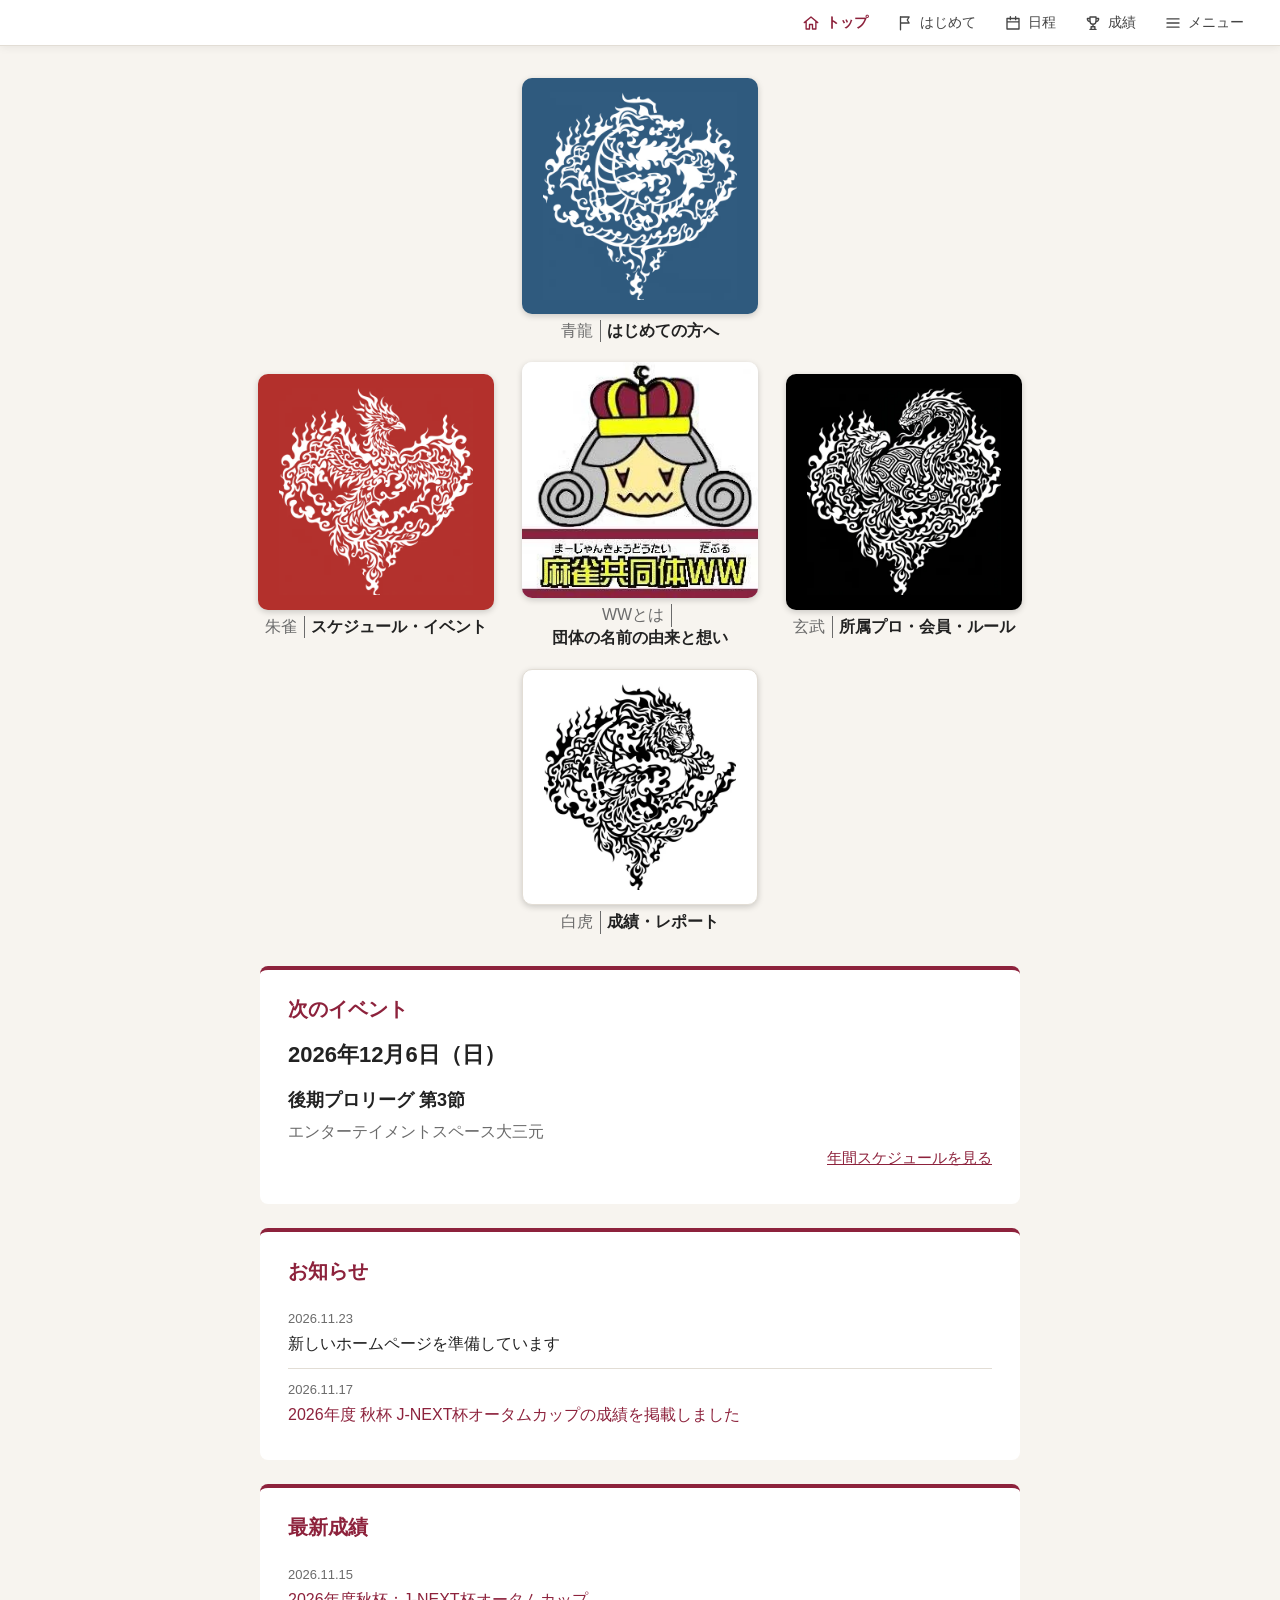
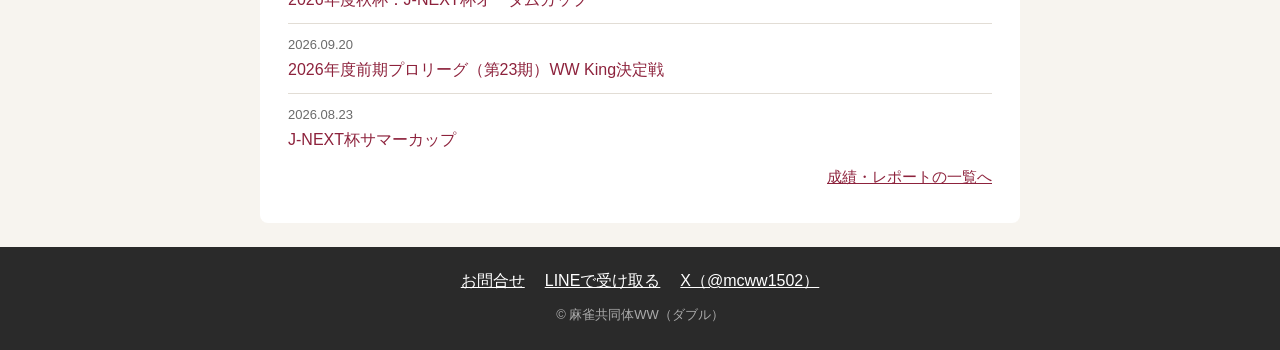
<file: index.html>
<!doctype html>
<html lang="ja">
<head>
<meta charset="utf-8">
<meta name="viewport" content="width=device-width, initial-scale=1">
<meta name="robots" content="noindex, nofollow"><!-- 確認用：本番公開のときに消す（更新手順書 6章） -->
<title>麻雀共同体WW（ダブル）</title>
<meta name="description" content="関西・大阪中心の競技麻雀のプロ団体「麻雀共同体WW」。毎週水曜のWW道場は予約不要・飛び入り参加OK。">
<link rel="stylesheet" href="css/style.css">
</head>
<body>

<main id="main">

  <!-- 四神メニュー -->
  <nav class="shijin" aria-label="メインメニュー">
    <h1 class="visually-hidden">麻雀共同体WW（ダブル）</h1>

    <a class="tile tile-logo" href="about.html">
      <span class="tile-box">
        <img src="img/logo.webp" alt="麻雀共同体WW（ダブル）のロゴ" width="256" height="256"
             onerror="this.hidden=true;this.nextElementSibling.hidden=false">
        <span class="logo-fallback" hidden>麻雀共同体<br>WW</span>
      </span>
      <span class="tile-label"><span class="tile-god">WWとは</span><span class="tile-desc lbl-pc">団体の名前の由来と想い</span></span>
    </a>

    <a class="tile tile-seiryu" href="beginners.html">
      <span class="tile-box">
        <img src="img/seiryu.webp" alt="青龍の図柄" width="480" height="514" loading="eager"
             onerror="this.hidden=true;this.nextElementSibling.hidden=false">
        <span class="tile-fallback" hidden>青龍</span>
      </span>
      <span class="tile-label"><span class="tile-god">青龍</span><span class="tile-desc">はじめての方へ</span></span>
    </a>

    <a class="tile tile-suzaku" href="schedule.html">
      <span class="tile-box">
        <img src="img/suzaku.webp" alt="朱雀の図柄" width="480" height="514"
             onerror="this.hidden=true;this.nextElementSibling.hidden=false">
        <span class="tile-fallback" hidden>朱雀</span>
      </span>
      <span class="tile-label"><span class="tile-god">朱雀</span><span class="tile-desc"><span class="lbl-pc">スケジュール・イベント</span><span class="lbl-sp">日程</span></span></span>
    </a>

    <a class="tile tile-genbu" href="members.html">
      <span class="tile-box">
        <img src="img/genbu.webp" alt="玄武の図柄" width="480" height="514"
             onerror="this.hidden=true;this.nextElementSibling.hidden=false">
        <span class="tile-fallback" hidden>玄武</span>
      </span>
      <span class="tile-label"><span class="tile-god">玄武</span><span class="tile-desc"><span class="lbl-pc">所属プロ・会員・ルール</span><span class="lbl-sp">所属プロ・<wbr>ルール</span></span></span>
    </a>

    <a class="tile tile-byakko" href="results.html">
      <span class="tile-box">
        <img src="img/byakko.webp" alt="白虎の図柄" width="480" height="514"
             onerror="this.hidden=true;this.nextElementSibling.hidden=false">
        <span class="tile-fallback" hidden>白虎</span>
      </span>
      <span class="tile-label"><span class="tile-god">白虎</span><span class="tile-desc"><span class="lbl-pc">成績・レポート</span><span class="lbl-sp">成績</span></span></span>
    </a>
  </nav>

  <!-- 次のイベント -->
  <section class="block" aria-labelledby="h-next">
    <h2 id="h-next">次のイベント</h2>
    <div id="next-event" class="next-event"><p class="muted">読み込み中…</p></div>
    <p class="more"><a href="schedule.html">年間スケジュールを見る</a></p>
  </section>

  <!-- お知らせ -->
  <section class="block" aria-labelledby="h-news">
    <h2 id="h-news">お知らせ</h2>
    <ul id="news-list" class="list"><li class="muted">読み込み中…</li></ul>
  </section>

  <!-- 最新成績 -->
  <section class="block" aria-labelledby="h-results">
    <h2 id="h-results">最新成績</h2>
    <ul id="results-list" class="list"><li class="muted">読み込み中…</li></ul>
    <p class="more"><a href="results.html">成績・レポートの一覧へ</a></p>
  </section>

</main>

<footer class="site-footer">
  <ul class="footer-links">
    <li><a href="contact.html">お問合せ</a></li>
    <li><a id="line-link" href="contact.html#line">LINEで受け取る</a></li>
    <li><a href="https://x.com/mcww1502" target="_blank" rel="noopener">X（@mcww1502）</a></li>
  </ul>
  <p class="copy">© 麻雀共同体WW（ダブル）</p>
</footer>

<!-- 画面下の固定ナビ -->
<nav class="bottom-nav" aria-label="ページ移動">
  <a href="index.html" aria-current="page"><svg class="bn-icon" aria-hidden="true" viewBox="0 0 24 24" width="22" height="22"><path d="M3 11.5 12 4l9 7.5M5.5 9.5V20h4.5v-6h4v6h4.5V9.5"/></svg>トップ</a>
  <a href="beginners.html"><svg class="bn-icon" aria-hidden="true" viewBox="0 0 24 24" width="22" height="22"><path d="M6 21V3.5M6 4h11.5l-2.5 4 2.5 4H6"/></svg>はじめて</a>
  <a href="schedule.html"><svg class="bn-icon" aria-hidden="true" viewBox="0 0 24 24" width="22" height="22"><path d="M4 6h16v14H4zM4 10.5h16M8.5 3.5v4M15.5 3.5v4"/></svg>日程</a>
  <a href="results.html"><svg class="bn-icon" aria-hidden="true" viewBox="0 0 24 24" width="22" height="22"><path d="M8 4h8v5.5a4 4 0 0 1-8 0zM8 6H4.5a3.5 3.5 0 0 0 3.8 4M16 6h3.5a3.5 3.5 0 0 1-3.8 4M12 13.5V17M8 20.5h8M9.5 17h5v3.5h-5z"/></svg>成績</a>
  <a href="#site-menu" id="menu-btn"><svg class="bn-icon" aria-hidden="true" viewBox="0 0 24 24" width="22" height="22"><path d="M4 6.5h16M4 12h16M4 17.5h16"/></svg>メニュー</a>
</nav>

<div id="site-menu" class="site-menu" hidden>
  <div class="site-menu-inner" role="dialog" aria-modal="true" aria-labelledby="menu-title">
    <h2 id="menu-title">メニュー</h2>
    <ul>
      <li><a href="index.html">トップ</a></li>
      <li><a href="about.html">WWとは</a></li>
      <li><a href="beginners.html">はじめての方へ</a></li>
      <li><a href="schedule.html">スケジュール・イベント</a></li>
      <li><a href="results.html">成績・レポート</a></li>
      <li><a href="members.html">所属プロ・会員・ルール</a></li>
      <li><a href="contact.html">お問合せ</a></li>
      <li><a href="https://x.com/mcww1502" target="_blank" rel="noopener">X（@mcww1502）</a></li>
    </ul>
    <button type="button" id="menu-close">閉じる</button>
  </div>
</div>

<script src="js/common.js"></script>
<script src="js/top.js"></script>
</body>
</html>
</file>
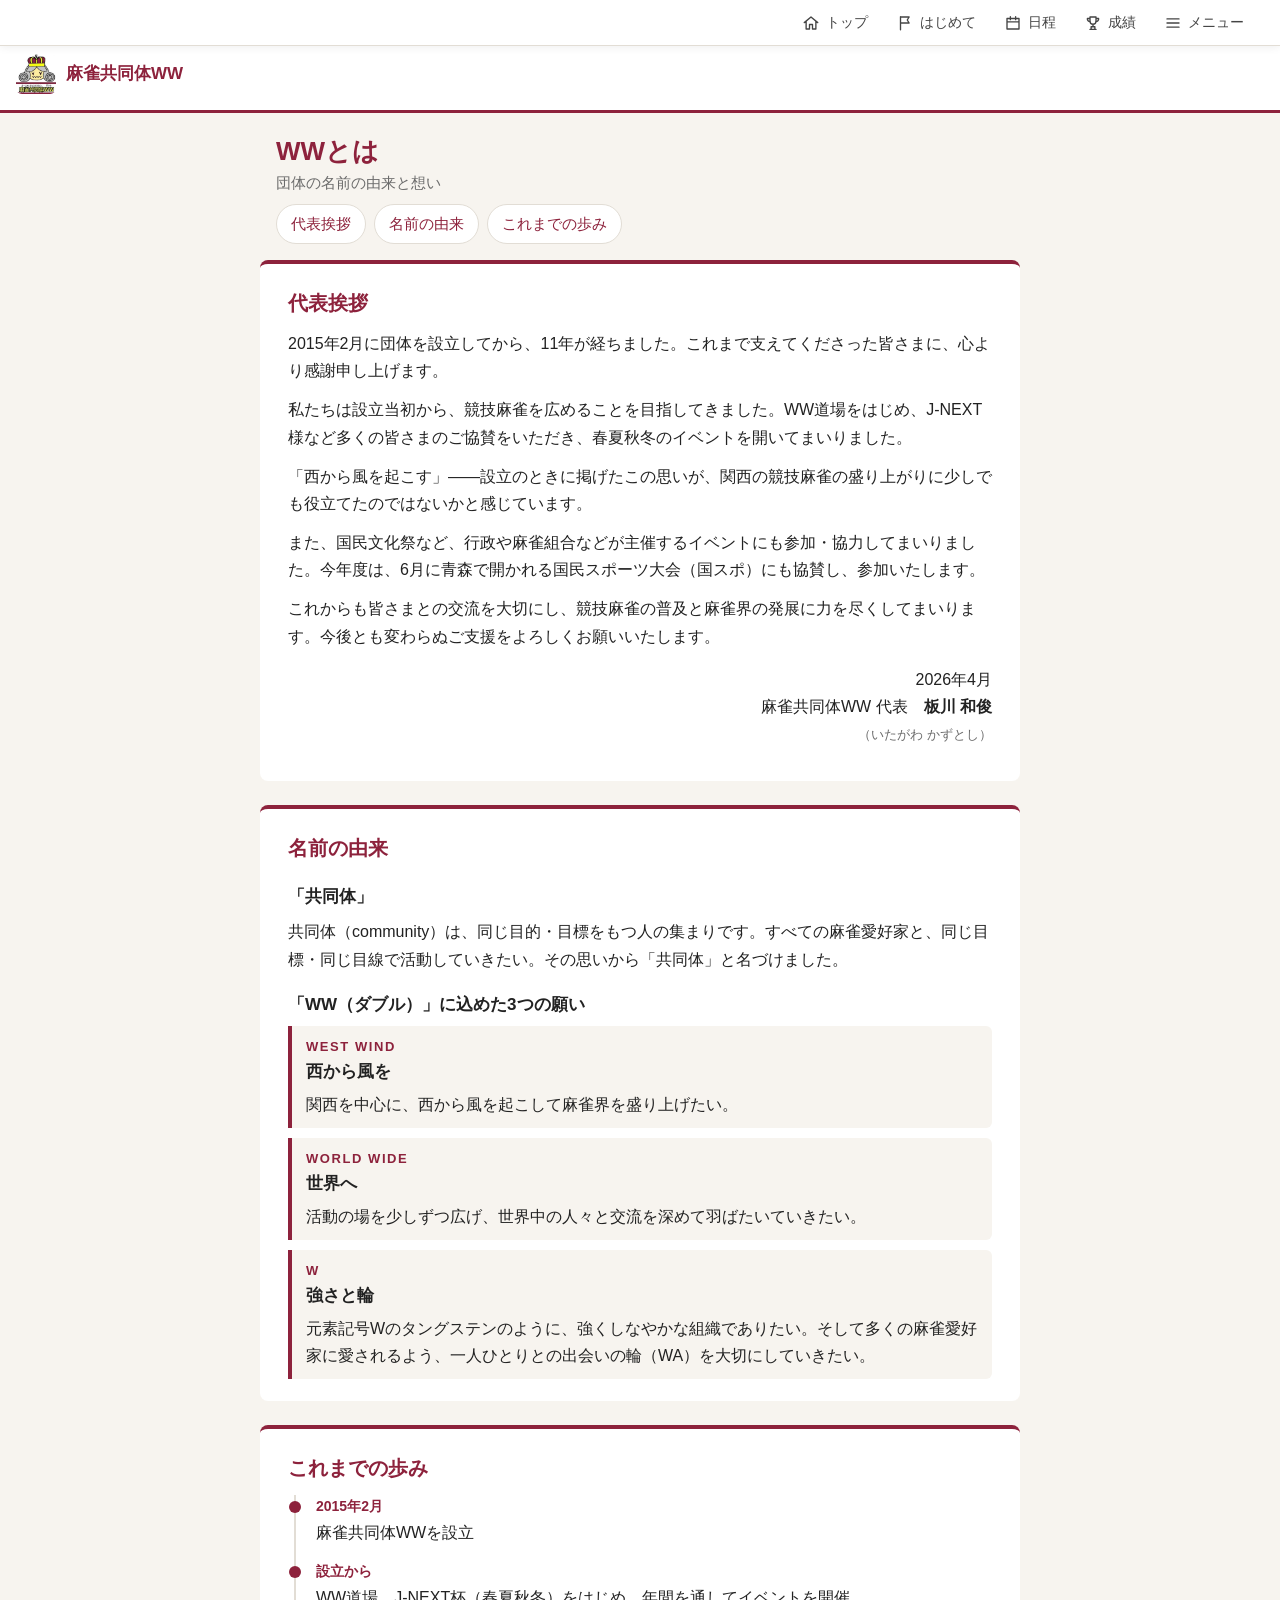
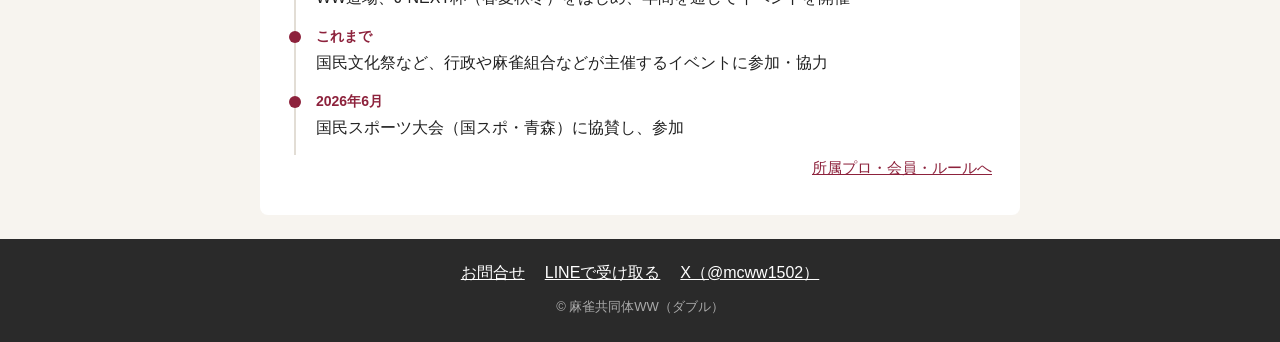
<file: about.html>
<!doctype html>
<html lang="ja">
<head>
<meta charset="utf-8">
<meta name="viewport" content="width=device-width, initial-scale=1">
<meta name="robots" content="noindex, nofollow"><!-- 確認用：本番公開のときに消す（更新手順書 6章） -->
<title>WWとは｜麻雀共同体WW（ダブル）</title>
<meta name="description" content="麻雀共同体WWの代表挨拶、名前の由来（WEST WIND・WORLD WIDE・W）、2015年設立からの歩み。">
<link rel="stylesheet" href="css/style.css">
</head>
<body>

<header class="page-header">
  <a class="page-header-logo" href="index.html">
    <img src="img/logo.webp" alt="" width="256" height="256">
    <span>麻雀共同体WW</span>
  </a>
</header>

<main id="main" class="page">
  <h1 class="page-title">WWとは<small>団体の名前の由来と想い</small></h1>

  <nav class="toc" aria-label="このページの目次">
    <a href="#greeting">代表挨拶</a>
    <a href="#name">名前の由来</a>
    <a href="#history">これまでの歩み</a>
  </nav>

  <section class="block" id="greeting" aria-labelledby="h-greeting">
    <h2 id="h-greeting">代表挨拶</h2>
    <p>2015年2月に団体を設立してから、11年が経ちました。これまで支えてくださった皆さまに、心より感謝申し上げます。</p>
    <p>私たちは設立当初から、競技麻雀を広めることを目指してきました。WW道場をはじめ、J-NEXT様など多くの皆さまのご協賛をいただき、春夏秋冬のイベントを開いてまいりました。</p>
    <p>「西から風を起こす」――設立のときに掲げたこの思いが、関西の競技麻雀の盛り上がりに少しでも役立てたのではないかと感じています。</p>
    <p>また、国民文化祭など、行政や麻雀組合などが主催するイベントにも参加・協力してまいりました。今年度は、6月に青森で開かれる国民スポーツ大会（国スポ）にも協賛し、参加いたします。</p>
    <p>これからも皆さまとの交流を大切にし、競技麻雀の普及と麻雀界の発展に力を尽くしてまいります。今後とも変わらぬご支援をよろしくお願いいたします。</p>
    <p class="sign">2026年4月<br>麻雀共同体WW 代表　<strong>板川 和俊</strong><br><span class="kana">（いたがわ かずとし）</span></p>
  </section>

  <section class="block" id="name" aria-labelledby="h-name">
    <h2 id="h-name">名前の由来</h2>

    <h3>「共同体」</h3>
    <p>共同体（community）は、同じ目的・目標をもつ人の集まりです。すべての麻雀愛好家と、同じ目標・同じ目線で活動していきたい。その思いから「共同体」と名づけました。</p>

    <h3>「WW（ダブル）」に込めた3つの願い</h3>
    <dl class="wishes">
      <div>
        <dt><span class="w-en">WEST WIND</span>西から風を</dt>
        <dd>関西を中心に、西から風を起こして麻雀界を盛り上げたい。</dd>
      </div>
      <div>
        <dt><span class="w-en">WORLD WIDE</span>世界へ</dt>
        <dd>活動の場を少しずつ広げ、世界中の人々と交流を深めて羽ばたいていきたい。</dd>
      </div>
      <div>
        <dt><span class="w-en">W</span>強さと輪</dt>
        <dd>元素記号Wのタングステンのように、強くしなやかな組織でありたい。そして多くの麻雀愛好家に愛されるよう、一人ひとりとの出会いの輪（WA）を大切にしていきたい。</dd>
      </div>
    </dl>
  </section>

  <section class="block" id="history" aria-labelledby="h-history">
    <h2 id="h-history">これまでの歩み</h2>
    <ol class="timeline">
      <li><span class="tl-when">2015年2月</span>麻雀共同体WWを設立</li>
      <li><span class="tl-when">設立から</span>WW道場、J-NEXT杯（春夏秋冬）をはじめ、年間を通してイベントを開催</li>
      <li><span class="tl-when">これまで</span>国民文化祭など、行政や麻雀組合などが主催するイベントに参加・協力</li>
      <li><span class="tl-when">2026年6月</span>国民スポーツ大会（国スポ・青森）に協賛し、参加</li>
    </ol>
    <p class="more"><a href="members.html">所属プロ・会員・ルールへ</a></p>
  </section>
</main>

<footer class="site-footer">
  <ul class="footer-links">
    <li><a href="contact.html">お問合せ</a></li>
    <li><a href="contact.html#line">LINEで受け取る</a></li>
    <li><a href="https://x.com/mcww1502" target="_blank" rel="noopener">X（@mcww1502）</a></li>
  </ul>
  <p class="copy">© 麻雀共同体WW（ダブル）</p>
</footer>

<nav class="bottom-nav" aria-label="ページ移動">
  <a href="index.html"><svg class="bn-icon" aria-hidden="true" viewBox="0 0 24 24" width="22" height="22"><path d="M3 11.5 12 4l9 7.5M5.5 9.5V20h4.5v-6h4v6h4.5V9.5"/></svg>トップ</a>
  <a href="beginners.html"><svg class="bn-icon" aria-hidden="true" viewBox="0 0 24 24" width="22" height="22"><path d="M6 21V3.5M6 4h11.5l-2.5 4 2.5 4H6"/></svg>はじめて</a>
  <a href="schedule.html"><svg class="bn-icon" aria-hidden="true" viewBox="0 0 24 24" width="22" height="22"><path d="M4 6h16v14H4zM4 10.5h16M8.5 3.5v4M15.5 3.5v4"/></svg>日程</a>
  <a href="results.html"><svg class="bn-icon" aria-hidden="true" viewBox="0 0 24 24" width="22" height="22"><path d="M8 4h8v5.5a4 4 0 0 1-8 0zM8 6H4.5a3.5 3.5 0 0 0 3.8 4M16 6h3.5a3.5 3.5 0 0 1-3.8 4M12 13.5V17M8 20.5h8M9.5 17h5v3.5h-5z"/></svg>成績</a>
  <a href="#site-menu" id="menu-btn"><svg class="bn-icon" aria-hidden="true" viewBox="0 0 24 24" width="22" height="22"><path d="M4 6.5h16M4 12h16M4 17.5h16"/></svg>メニュー</a>
</nav>

<div id="site-menu" class="site-menu" hidden>
  <div class="site-menu-inner" role="dialog" aria-modal="true" aria-labelledby="menu-title">
    <h2 id="menu-title">メニュー</h2>
    <ul>
      <li><a href="index.html">トップ</a></li>
      <li><a href="about.html" aria-current="page">WWとは</a></li>
      <li><a href="beginners.html">はじめての方へ</a></li>
      <li><a href="schedule.html">スケジュール・イベント</a></li>
      <li><a href="results.html">成績・レポート</a></li>
      <li><a href="members.html">所属プロ・会員・ルール</a></li>
      <li><a href="contact.html">お問合せ</a></li>
      <li><a href="https://x.com/mcww1502" target="_blank" rel="noopener">X（@mcww1502）</a></li>
    </ul>
    <button type="button" id="menu-close">閉じる</button>
  </div>
</div>

<script src="js/common.js"></script>
</body>
</html>
</file>
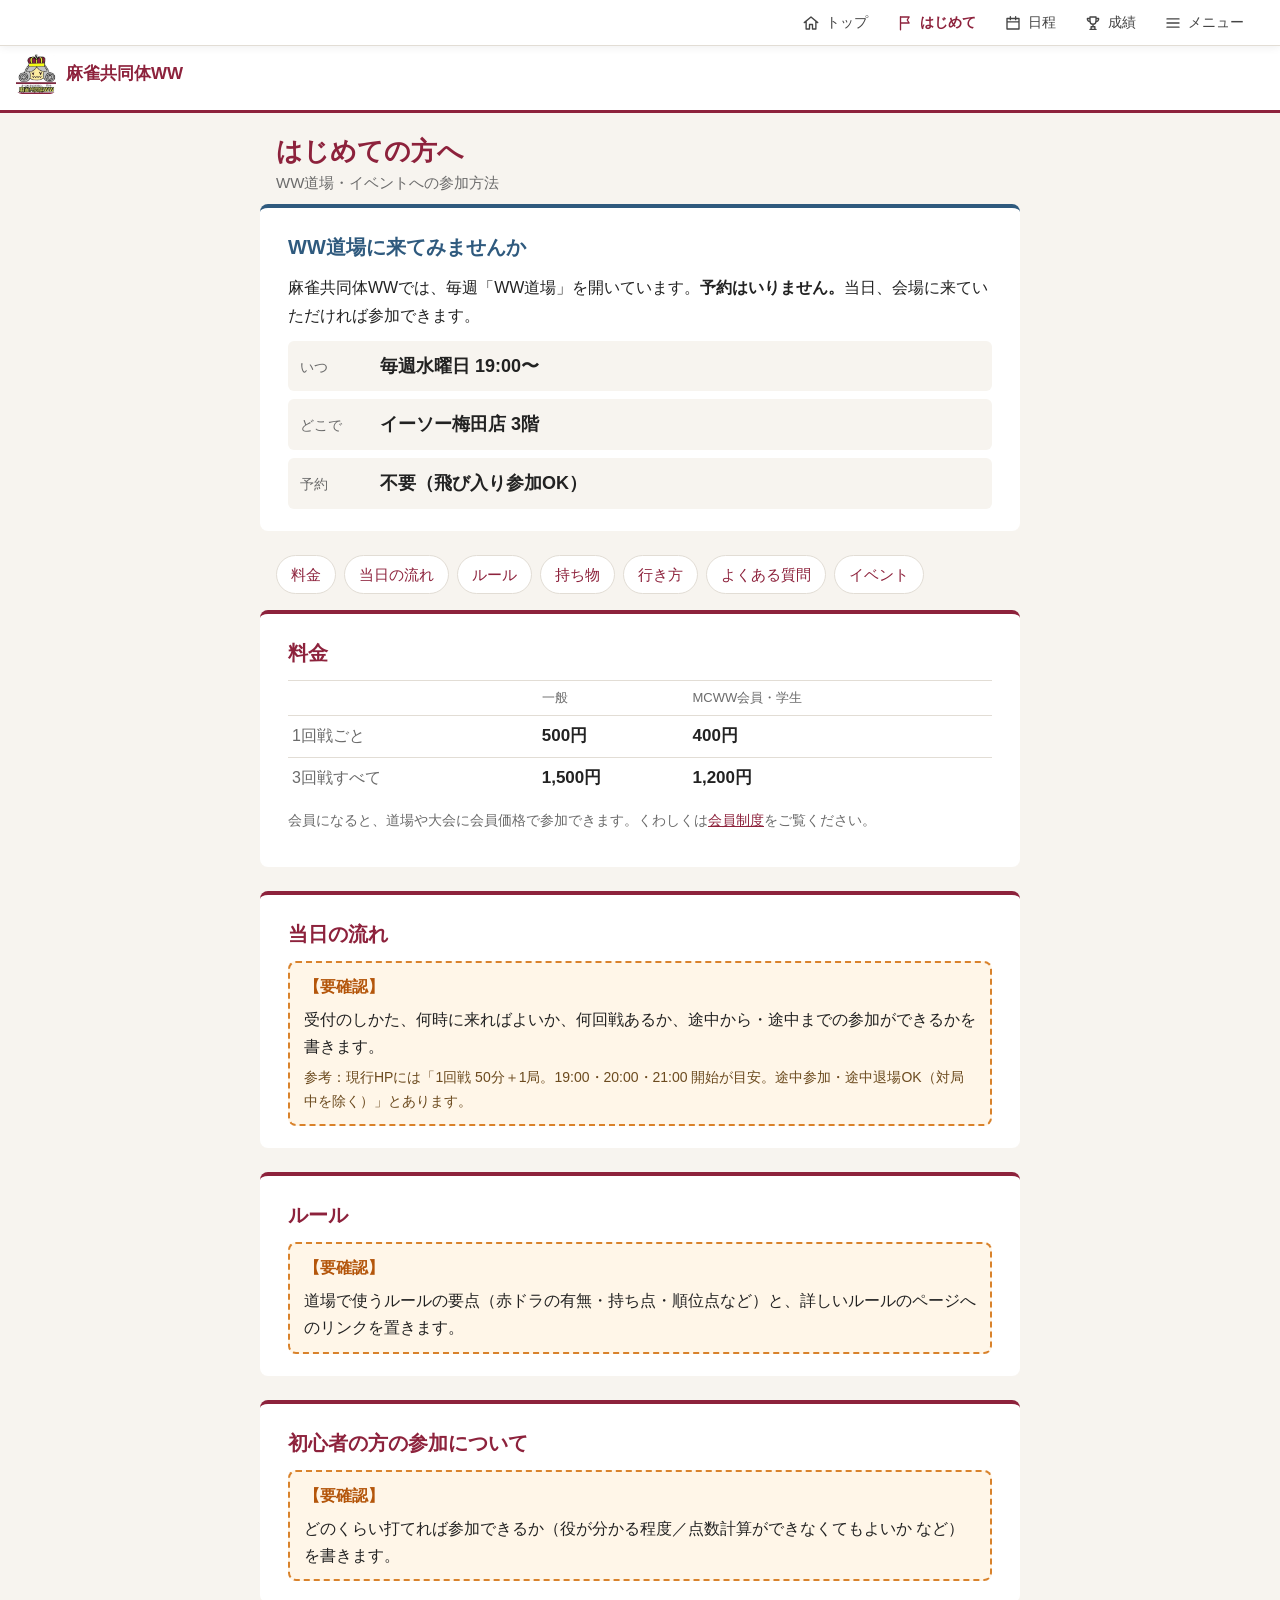
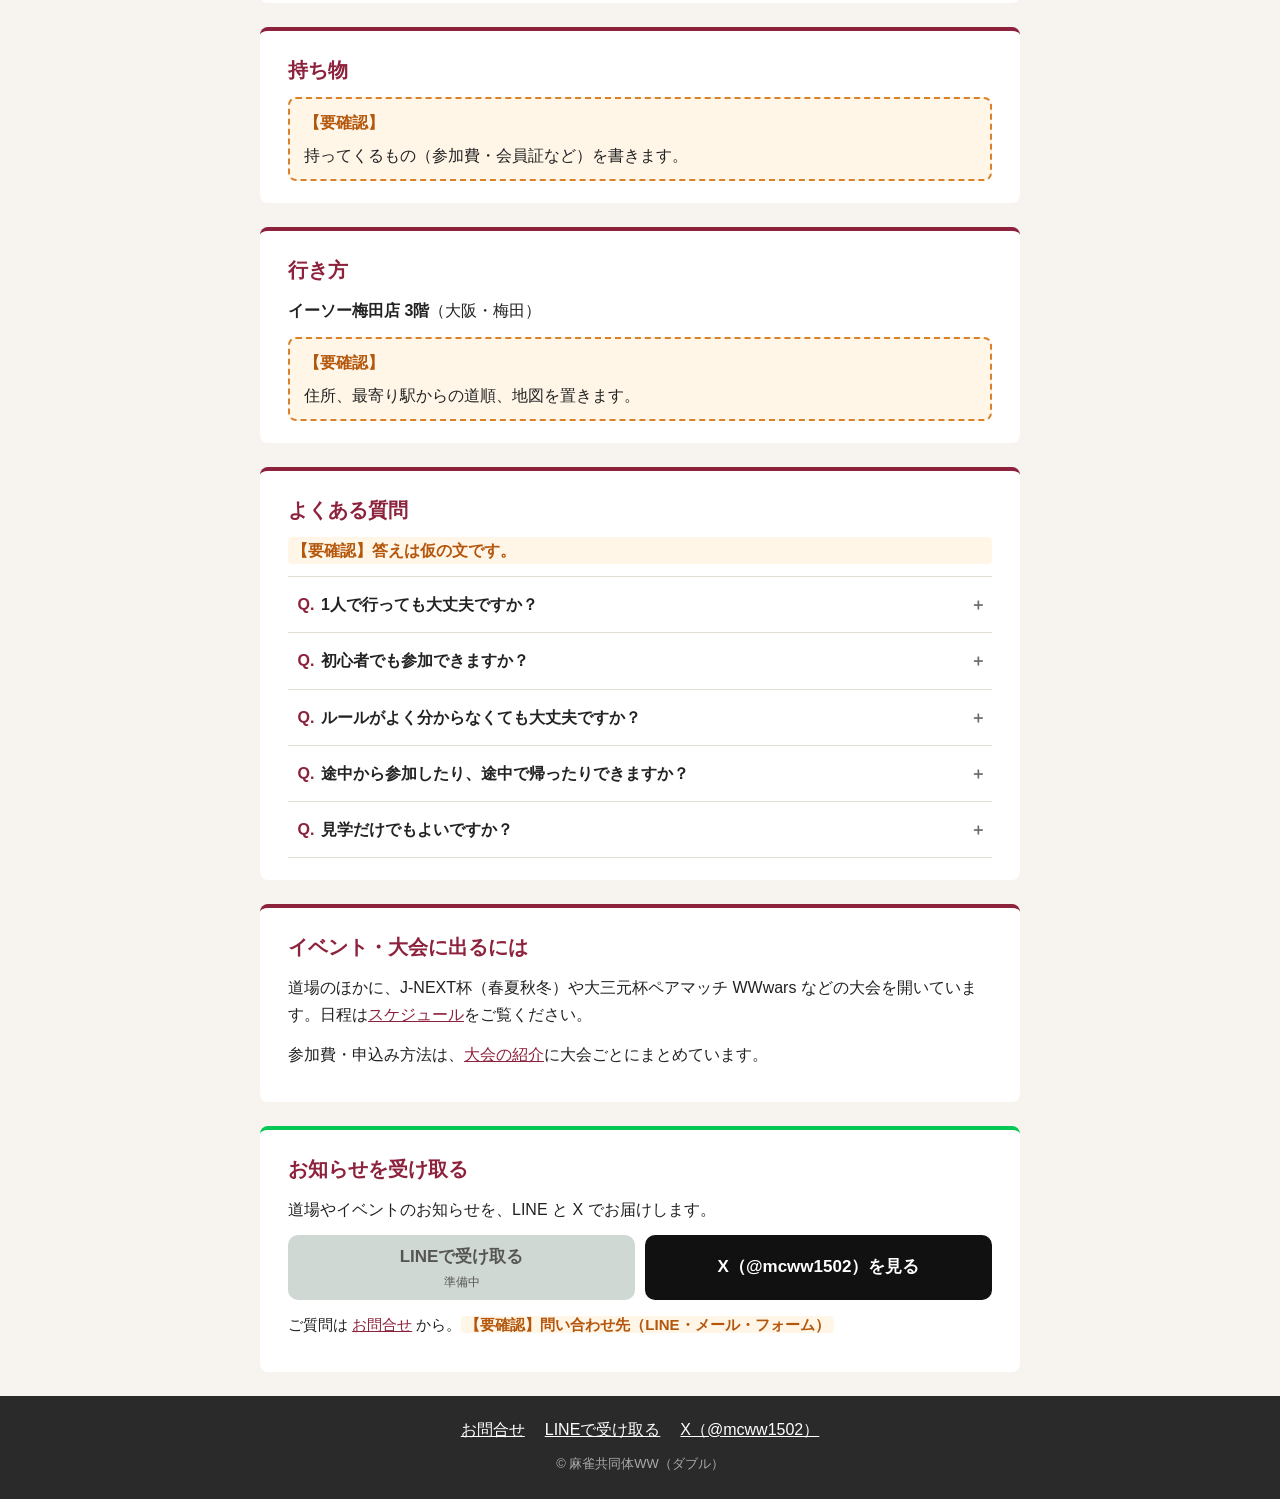
<file: beginners.html>
<!doctype html>
<html lang="ja">
<head>
<meta charset="utf-8">
<meta name="viewport" content="width=device-width, initial-scale=1">
<meta name="robots" content="noindex, nofollow"><!-- 確認用：本番公開のときに消す（更新手順書 6章） -->
<title>はじめての方へ｜麻雀共同体WW（ダブル）</title>
<meta name="description" content="麻雀共同体WWの「WW道場」は毎週水曜19:00〜、イーソー梅田3F。予約不要で、おひとりでも参加できます。">
<link rel="stylesheet" href="css/style.css">
</head>
<body>

<header class="page-header">
  <a class="page-header-logo" href="index.html">
    <img src="img/logo.webp" alt="" width="256" height="256">
    <span>麻雀共同体WW</span>
  </a>
</header>

<main id="main" class="page">
  <h1 class="page-title">はじめての方へ<small>WW道場・イベントへの参加方法</small></h1>

  <!-- いちばん伝えたいこと -->
  <section class="block hero" aria-labelledby="h-dojo">
    <h2 id="h-dojo">WW道場に来てみませんか</h2>
    <p>麻雀共同体WWでは、毎週「WW道場」を開いています。<strong>予約はいりません。</strong>当日、会場に来ていただければ参加できます。</p>
    <dl class="facts">
      <div><dt>いつ</dt><dd>毎週水曜日 19:00〜</dd></div>
      <div><dt>どこで</dt><dd>イーソー梅田店 3階</dd></div>
      <div><dt>予約</dt><dd>不要（飛び入り参加OK）</dd></div>
    </dl>
  </section>

  <nav class="toc" aria-label="このページの目次">
    <a href="#price">料金</a>
    <a href="#flow">当日の流れ</a>
    <a href="#rule">ルール</a>
    <a href="#bring">持ち物</a>
    <a href="#access">行き方</a>
    <a href="#faq">よくある質問</a>
    <a href="#events">イベント</a>
  </nav>

  <section class="block" id="price" aria-labelledby="h-price">
    <h2 id="h-price">料金</h2>
    <table class="plain-table price-table">
      <thead><tr><th scope="col"></th><th scope="col">一般</th><th scope="col">MCWW会員・学生</th></tr></thead>
      <tbody>
        <tr><th scope="row">1回戦ごと</th><td>500円</td><td>400円</td></tr>
        <tr><th scope="row">3回戦すべて</th><td>1,500円</td><td>1,200円</td></tr>
      </tbody>
    </table>
    <p class="small muted">会員になると、道場や大会に会員価格で参加できます。くわしくは<a href="members.html#member">会員制度</a>をご覧ください。</p>
  </section>

  <section class="block" id="flow" aria-labelledby="h-flow">
    <h2 id="h-flow">当日の流れ</h2>
    <div class="todo">
      <p class="todo-mark">【要確認】</p>
      <p>受付のしかた、何時に来ればよいか、何回戦あるか、途中から・途中までの参加ができるかを書きます。</p>
      <p class="todo-ref">参考：現行HPには「1回戦 50分＋1局。19:00・20:00・21:00 開始が目安。途中参加・途中退場OK（対局中を除く）」とあります。</p>
    </div>
  </section>

  <section class="block" id="rule" aria-labelledby="h-rule">
    <h2 id="h-rule">ルール</h2>
    <div class="todo">
      <p class="todo-mark">【要確認】</p>
      <p>道場で使うルールの要点（赤ドラの有無・持ち点・順位点など）と、詳しいルールのページへのリンクを置きます。</p>
    </div>
  </section>

  <section class="block" id="level" aria-labelledby="h-level">
    <h2 id="h-level">初心者の方の参加について</h2>
    <div class="todo">
      <p class="todo-mark">【要確認】</p>
      <p>どのくらい打てれば参加できるか（役が分かる程度／点数計算ができなくてもよいか など）を書きます。</p>
    </div>
  </section>

  <section class="block" id="bring" aria-labelledby="h-bring">
    <h2 id="h-bring">持ち物</h2>
    <div class="todo">
      <p class="todo-mark">【要確認】</p>
      <p>持ってくるもの（参加費・会員証など）を書きます。</p>
    </div>
  </section>

  <section class="block" id="access" aria-labelledby="h-access">
    <h2 id="h-access">行き方</h2>
    <p><strong>イーソー梅田店 3階</strong>（大阪・梅田）</p>
    <div class="todo">
      <p class="todo-mark">【要確認】</p>
      <p>住所、最寄り駅からの道順、地図を置きます。</p>
    </div>
  </section>

  <section class="block" id="faq" aria-labelledby="h-faq">
    <h2 id="h-faq">よくある質問</h2>
    <p class="todo-inline">【要確認】答えは仮の文です。</p>
    <div class="faq">
      <details>
        <summary>1人で行っても大丈夫ですか？</summary>
        <p>大丈夫です。WW道場は予約不要で、おひとりで来られる方も多くいます。卓はその場で組みますので、お連れの方がいなくても参加できます。</p>
      </details>
      <details>
        <summary>初心者でも参加できますか？</summary>
        <p>参加できます。道場では点数申告やマナーのサポートを行っています。分からないことがあれば、その場でスタッフや同卓の方に聞いてください。</p>
      </details>
      <details>
        <summary>ルールがよく分からなくても大丈夫ですか？</summary>
        <p>はじめにルールの要点をご説明します。細かいところは打ちながら覚えていただければ大丈夫です。</p>
      </details>
      <details>
        <summary>途中から参加したり、途中で帰ったりできますか？</summary>
        <p>できます。対局中の入退場はできないので、半荘の切れ目で声をかけてください。</p>
      </details>
      <details>
        <summary>見学だけでもよいですか？</summary>
        <p>【要確認】</p>
      </details>
    </div>
  </section>

  <section class="block" id="events" aria-labelledby="h-events">
    <h2 id="h-events">イベント・大会に出るには</h2>
    <p>道場のほかに、J-NEXT杯（春夏秋冬）や大三元杯ペアマッチ WWwars などの大会を開いています。日程は<a href="schedule.html">スケジュール</a>をご覧ください。</p>
    <p>参加費・申込み方法は、<a href="schedule.html#events">大会の紹介</a>に大会ごとにまとめています。</p>
  </section>

  <section class="block cta" aria-labelledby="h-cta">
    <h2 id="h-cta">お知らせを受け取る</h2>
    <p>道場やイベントのお知らせを、LINE と X でお届けします。</p>
    <div class="cta-buttons">
      <span class="btn btn-line is-disabled" aria-disabled="true">LINEで受け取る<small>準備中</small></span>
      <a class="btn btn-x" href="https://x.com/mcww1502" target="_blank" rel="noopener">X（@mcww1502）を見る</a>
    </div>
    <p class="contact-line">ご質問は <a href="contact.html">お問合せ</a> から。<span class="todo-inline">【要確認】問い合わせ先（LINE・メール・フォーム）</span></p>
  </section>
</main>

<footer class="site-footer">
  <ul class="footer-links">
    <li><a href="contact.html">お問合せ</a></li>
    <li><a href="contact.html#line">LINEで受け取る</a></li>
    <li><a href="https://x.com/mcww1502" target="_blank" rel="noopener">X（@mcww1502）</a></li>
  </ul>
  <p class="copy">© 麻雀共同体WW（ダブル）</p>
</footer>

<nav class="bottom-nav" aria-label="ページ移動">
  <a href="index.html"><svg class="bn-icon" aria-hidden="true" viewBox="0 0 24 24" width="22" height="22"><path d="M3 11.5 12 4l9 7.5M5.5 9.5V20h4.5v-6h4v6h4.5V9.5"/></svg>トップ</a>
  <a href="beginners.html" aria-current="page"><svg class="bn-icon" aria-hidden="true" viewBox="0 0 24 24" width="22" height="22"><path d="M6 21V3.5M6 4h11.5l-2.5 4 2.5 4H6"/></svg>はじめて</a>
  <a href="schedule.html"><svg class="bn-icon" aria-hidden="true" viewBox="0 0 24 24" width="22" height="22"><path d="M4 6h16v14H4zM4 10.5h16M8.5 3.5v4M15.5 3.5v4"/></svg>日程</a>
  <a href="results.html"><svg class="bn-icon" aria-hidden="true" viewBox="0 0 24 24" width="22" height="22"><path d="M8 4h8v5.5a4 4 0 0 1-8 0zM8 6H4.5a3.5 3.5 0 0 0 3.8 4M16 6h3.5a3.5 3.5 0 0 1-3.8 4M12 13.5V17M8 20.5h8M9.5 17h5v3.5h-5z"/></svg>成績</a>
  <a href="#site-menu" id="menu-btn"><svg class="bn-icon" aria-hidden="true" viewBox="0 0 24 24" width="22" height="22"><path d="M4 6.5h16M4 12h16M4 17.5h16"/></svg>メニュー</a>
</nav>

<div id="site-menu" class="site-menu" hidden>
  <div class="site-menu-inner" role="dialog" aria-modal="true" aria-labelledby="menu-title">
    <h2 id="menu-title">メニュー</h2>
    <ul>
      <li><a href="index.html">トップ</a></li>
      <li><a href="about.html">WWとは</a></li>
      <li><a href="beginners.html" aria-current="page">はじめての方へ</a></li>
      <li><a href="schedule.html">スケジュール・イベント</a></li>
      <li><a href="results.html">成績・レポート</a></li>
      <li><a href="members.html">所属プロ・会員・ルール</a></li>
      <li><a href="contact.html">お問合せ</a></li>
      <li><a href="https://x.com/mcww1502" target="_blank" rel="noopener">X（@mcww1502）</a></li>
    </ul>
    <button type="button" id="menu-close">閉じる</button>
  </div>
</div>

<script src="js/common.js"></script>
</body>
</html>
</file>
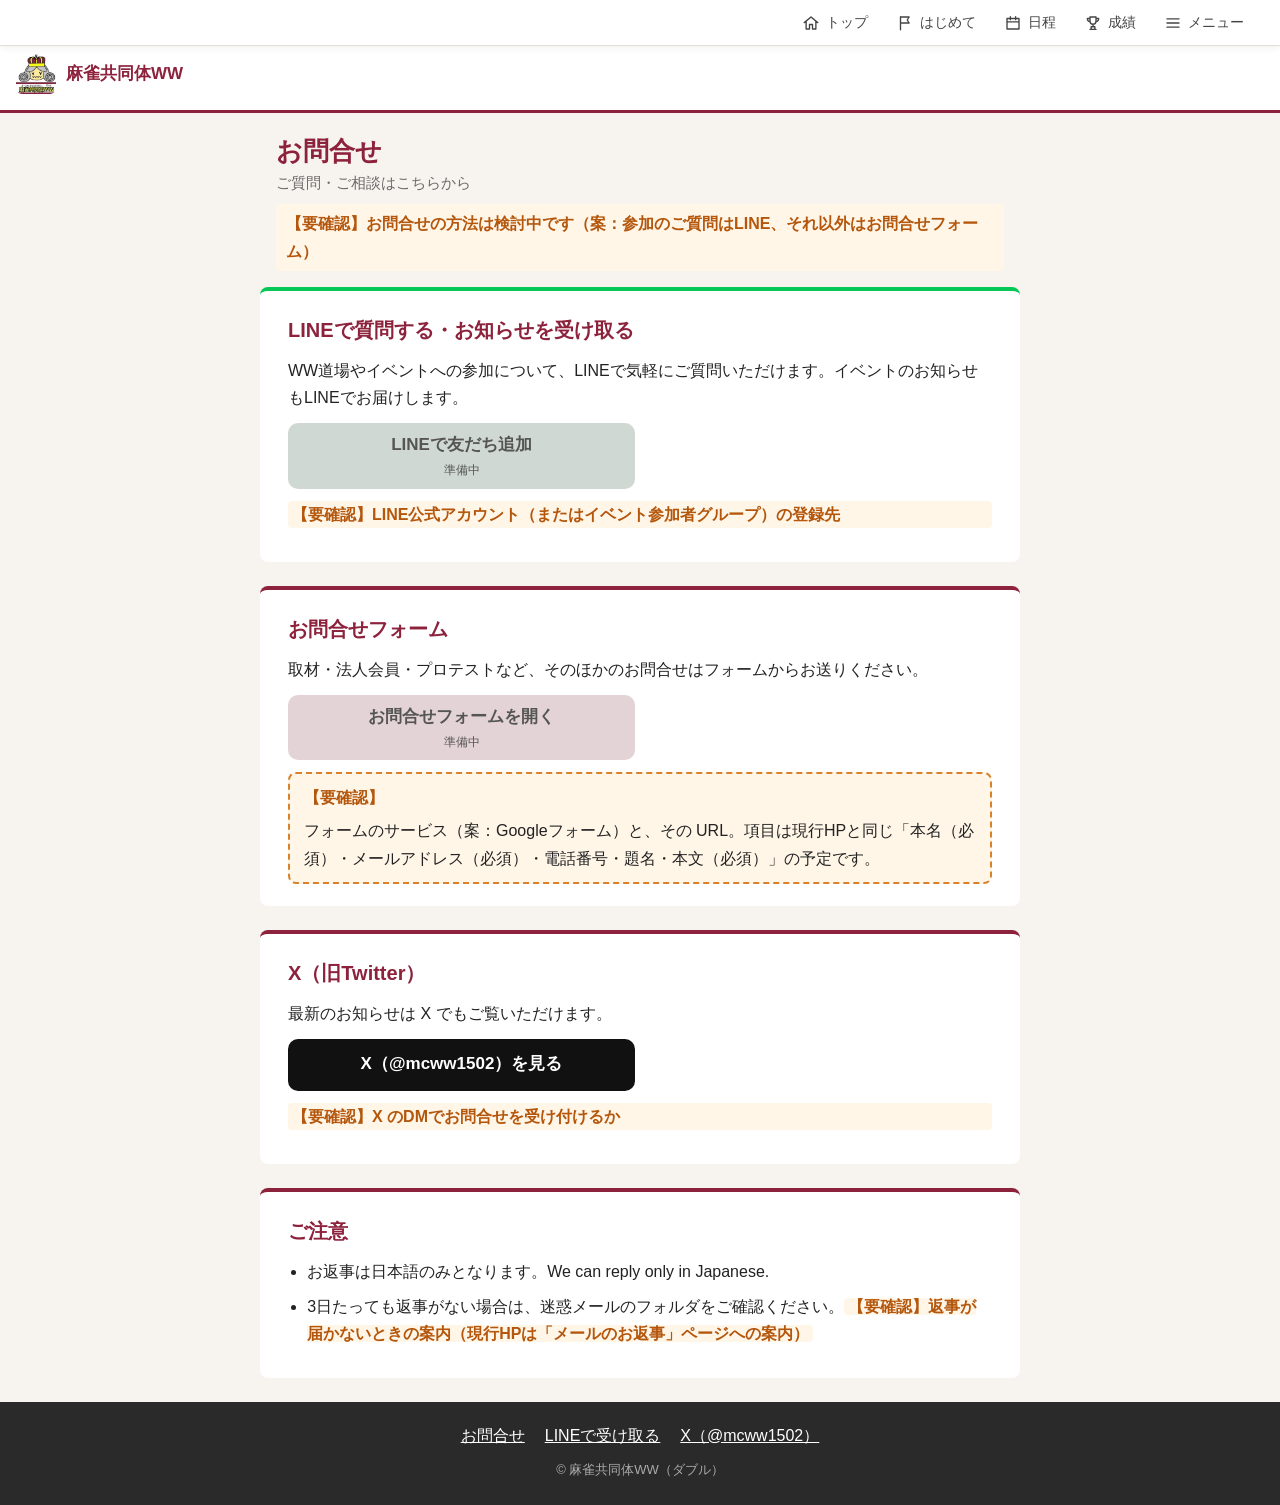
<file: contact.html>
<!doctype html>
<html lang="ja">
<head>
<meta charset="utf-8">
<meta name="viewport" content="width=device-width, initial-scale=1">
<meta name="robots" content="noindex, nofollow"><!-- 確認用：本番公開のときに消す（更新手順書 6章） -->
<title>お問合せ｜麻雀共同体WW（ダブル）</title>
<meta name="description" content="麻雀共同体WWへのお問合せ。LINE・お問合せフォーム・Xのご案内。">
<link rel="stylesheet" href="css/style.css">
</head>
<body>

<header class="page-header">
  <a class="page-header-logo" href="index.html">
    <img src="img/logo.webp" alt="" width="256" height="256">
    <span>麻雀共同体WW</span>
  </a>
</header>

<main id="main" class="page">
  <h1 class="page-title">お問合せ<small>ご質問・ご相談はこちらから</small></h1>

  <p class="todo-inline todo-block page-note">【要確認】お問合せの方法は検討中です（案：参加のご質問はLINE、それ以外はお問合せフォーム）</p>

  <section class="block cta" id="line" aria-labelledby="h-line">
    <h2 id="h-line">LINEで質問する・お知らせを受け取る</h2>
    <p>WW道場やイベントへの参加について、LINEで気軽にご質問いただけます。イベントのお知らせもLINEでお届けします。</p>
    <div class="cta-buttons">
      <span class="btn btn-line is-disabled" aria-disabled="true">LINEで友だち追加<small>準備中</small></span>
    </div>
    <p class="todo-inline">【要確認】LINE公式アカウント（またはイベント参加者グループ）の登録先</p>
  </section>

  <section class="block" id="form" aria-labelledby="h-form">
    <h2 id="h-form">お問合せフォーム</h2>
    <p>取材・法人会員・プロテストなど、そのほかのお問合せはフォームからお送りください。</p>
    <div class="cta-buttons">
      <span class="btn btn-form is-disabled" aria-disabled="true">お問合せフォームを開く<small>準備中</small></span>
    </div>
    <div class="todo">
      <p class="todo-mark">【要確認】</p>
      <p>フォームのサービス（案：Googleフォーム）と、その URL。項目は現行HPと同じ「本名（必須）・メールアドレス（必須）・電話番号・題名・本文（必須）」の予定です。</p>
    </div>
  </section>

  <section class="block" id="x" aria-labelledby="h-x">
    <h2 id="h-x">X（旧Twitter）</h2>
    <p>最新のお知らせは X でもご覧いただけます。</p>
    <div class="cta-buttons">
      <a class="btn btn-x" href="https://x.com/mcww1502" target="_blank" rel="noopener">X（@mcww1502）を見る</a>
    </div>
    <p class="todo-inline">【要確認】X のDMでお問合せを受け付けるか</p>
  </section>

  <section class="block" id="notes" aria-labelledby="h-notes">
    <h2 id="h-notes">ご注意</h2>
    <ul class="notes">
      <li>お返事は日本語のみとなります。<span lang="en">We can reply only in Japanese.</span></li>
      <li>3日たっても返事がない場合は、迷惑メールのフォルダをご確認ください。<span class="todo-inline">【要確認】返事が届かないときの案内（現行HPは「メールのお返事」ページへの案内）</span></li>
    </ul>
  </section>
</main>

<footer class="site-footer">
  <ul class="footer-links">
    <li><a href="contact.html" aria-current="page">お問合せ</a></li>
    <li><a href="contact.html#line">LINEで受け取る</a></li>
    <li><a href="https://x.com/mcww1502" target="_blank" rel="noopener">X（@mcww1502）</a></li>
  </ul>
  <p class="copy">© 麻雀共同体WW（ダブル）</p>
</footer>

<nav class="bottom-nav" aria-label="ページ移動">
  <a href="index.html"><svg class="bn-icon" aria-hidden="true" viewBox="0 0 24 24" width="22" height="22"><path d="M3 11.5 12 4l9 7.5M5.5 9.5V20h4.5v-6h4v6h4.5V9.5"/></svg>トップ</a>
  <a href="beginners.html"><svg class="bn-icon" aria-hidden="true" viewBox="0 0 24 24" width="22" height="22"><path d="M6 21V3.5M6 4h11.5l-2.5 4 2.5 4H6"/></svg>はじめて</a>
  <a href="schedule.html"><svg class="bn-icon" aria-hidden="true" viewBox="0 0 24 24" width="22" height="22"><path d="M4 6h16v14H4zM4 10.5h16M8.5 3.5v4M15.5 3.5v4"/></svg>日程</a>
  <a href="results.html"><svg class="bn-icon" aria-hidden="true" viewBox="0 0 24 24" width="22" height="22"><path d="M8 4h8v5.5a4 4 0 0 1-8 0zM8 6H4.5a3.5 3.5 0 0 0 3.8 4M16 6h3.5a3.5 3.5 0 0 1-3.8 4M12 13.5V17M8 20.5h8M9.5 17h5v3.5h-5z"/></svg>成績</a>
  <a href="#site-menu" id="menu-btn"><svg class="bn-icon" aria-hidden="true" viewBox="0 0 24 24" width="22" height="22"><path d="M4 6.5h16M4 12h16M4 17.5h16"/></svg>メニュー</a>
</nav>

<div id="site-menu" class="site-menu" hidden>
  <div class="site-menu-inner" role="dialog" aria-modal="true" aria-labelledby="menu-title">
    <h2 id="menu-title">メニュー</h2>
    <ul>
      <li><a href="index.html">トップ</a></li>
      <li><a href="about.html">WWとは</a></li>
      <li><a href="beginners.html">はじめての方へ</a></li>
      <li><a href="schedule.html">スケジュール・イベント</a></li>
      <li><a href="results.html">成績・レポート</a></li>
      <li><a href="members.html">所属プロ・会員・ルール</a></li>
      <li><a href="contact.html" aria-current="page">お問合せ</a></li>
      <li><a href="https://x.com/mcww1502" target="_blank" rel="noopener">X（@mcww1502）</a></li>
    </ul>
    <button type="button" id="menu-close">閉じる</button>
  </div>
</div>

<script src="js/common.js"></script>
</body>
</html>
</file>
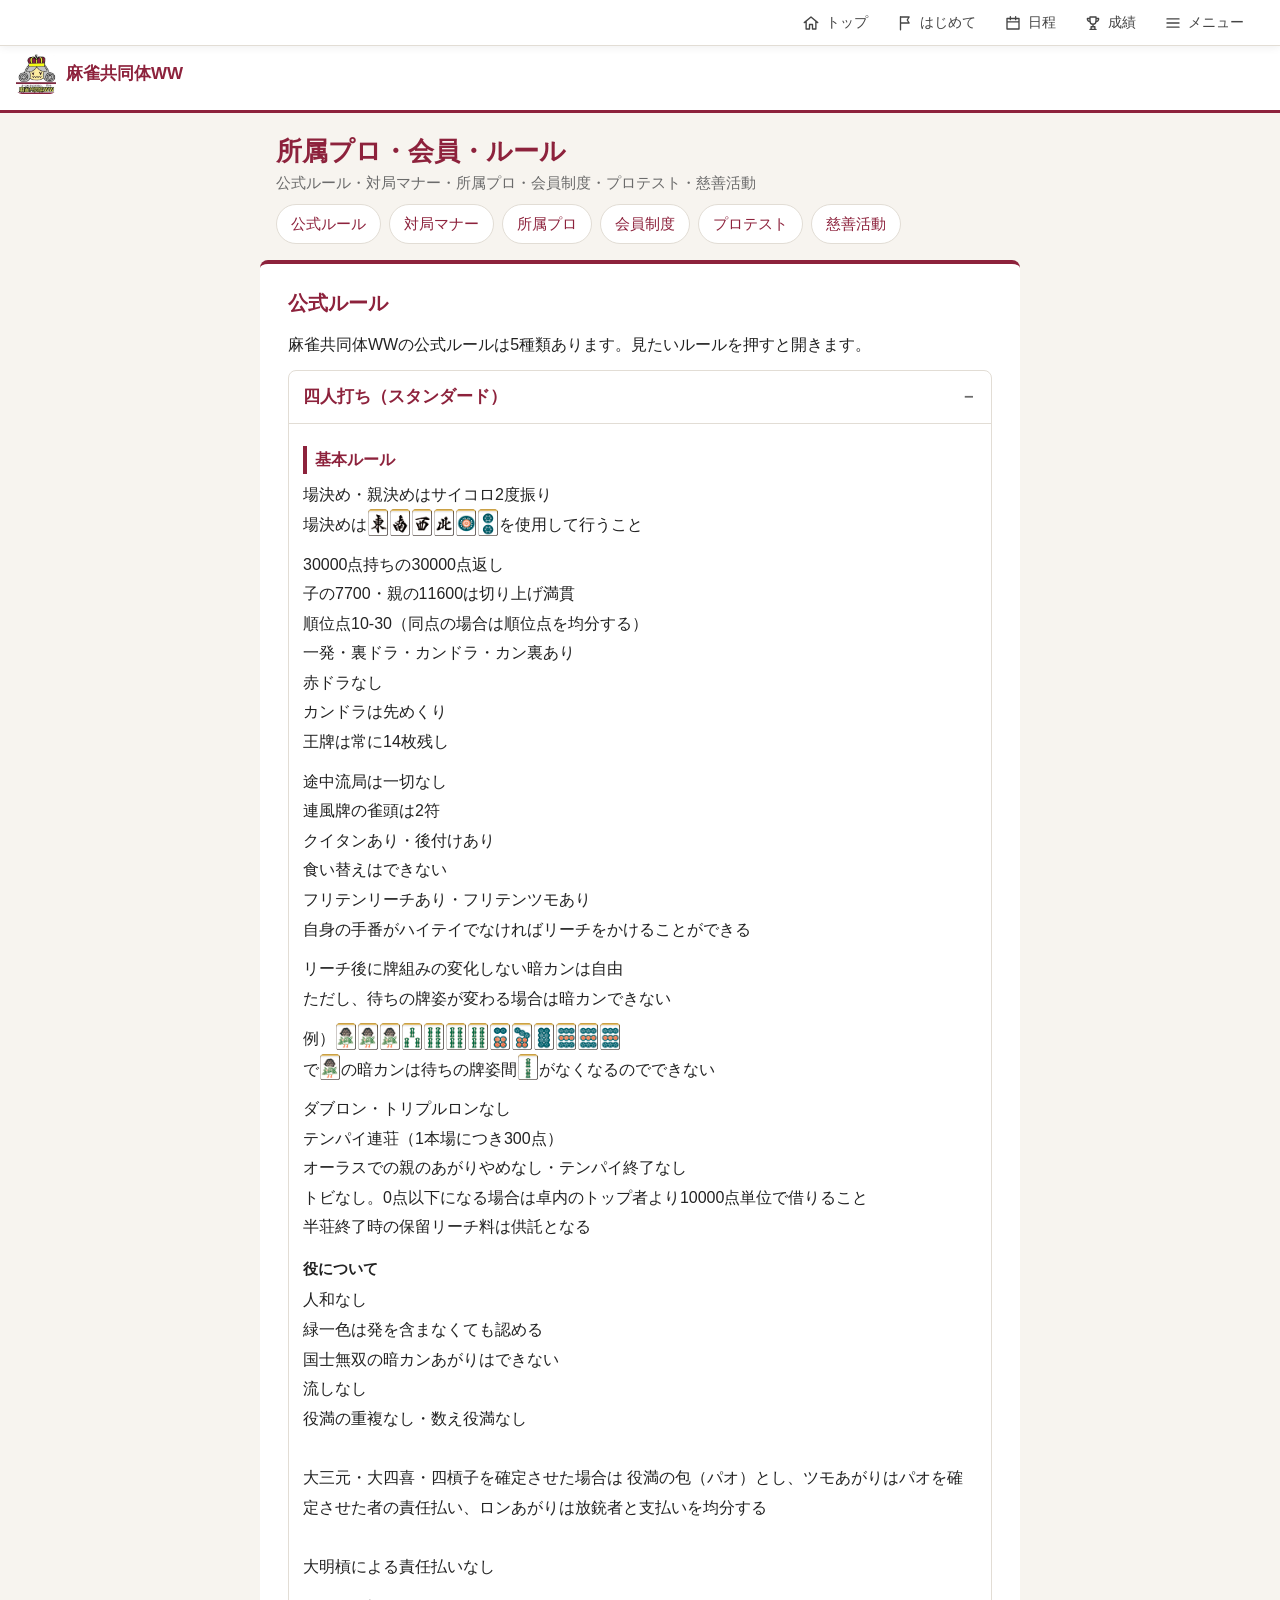
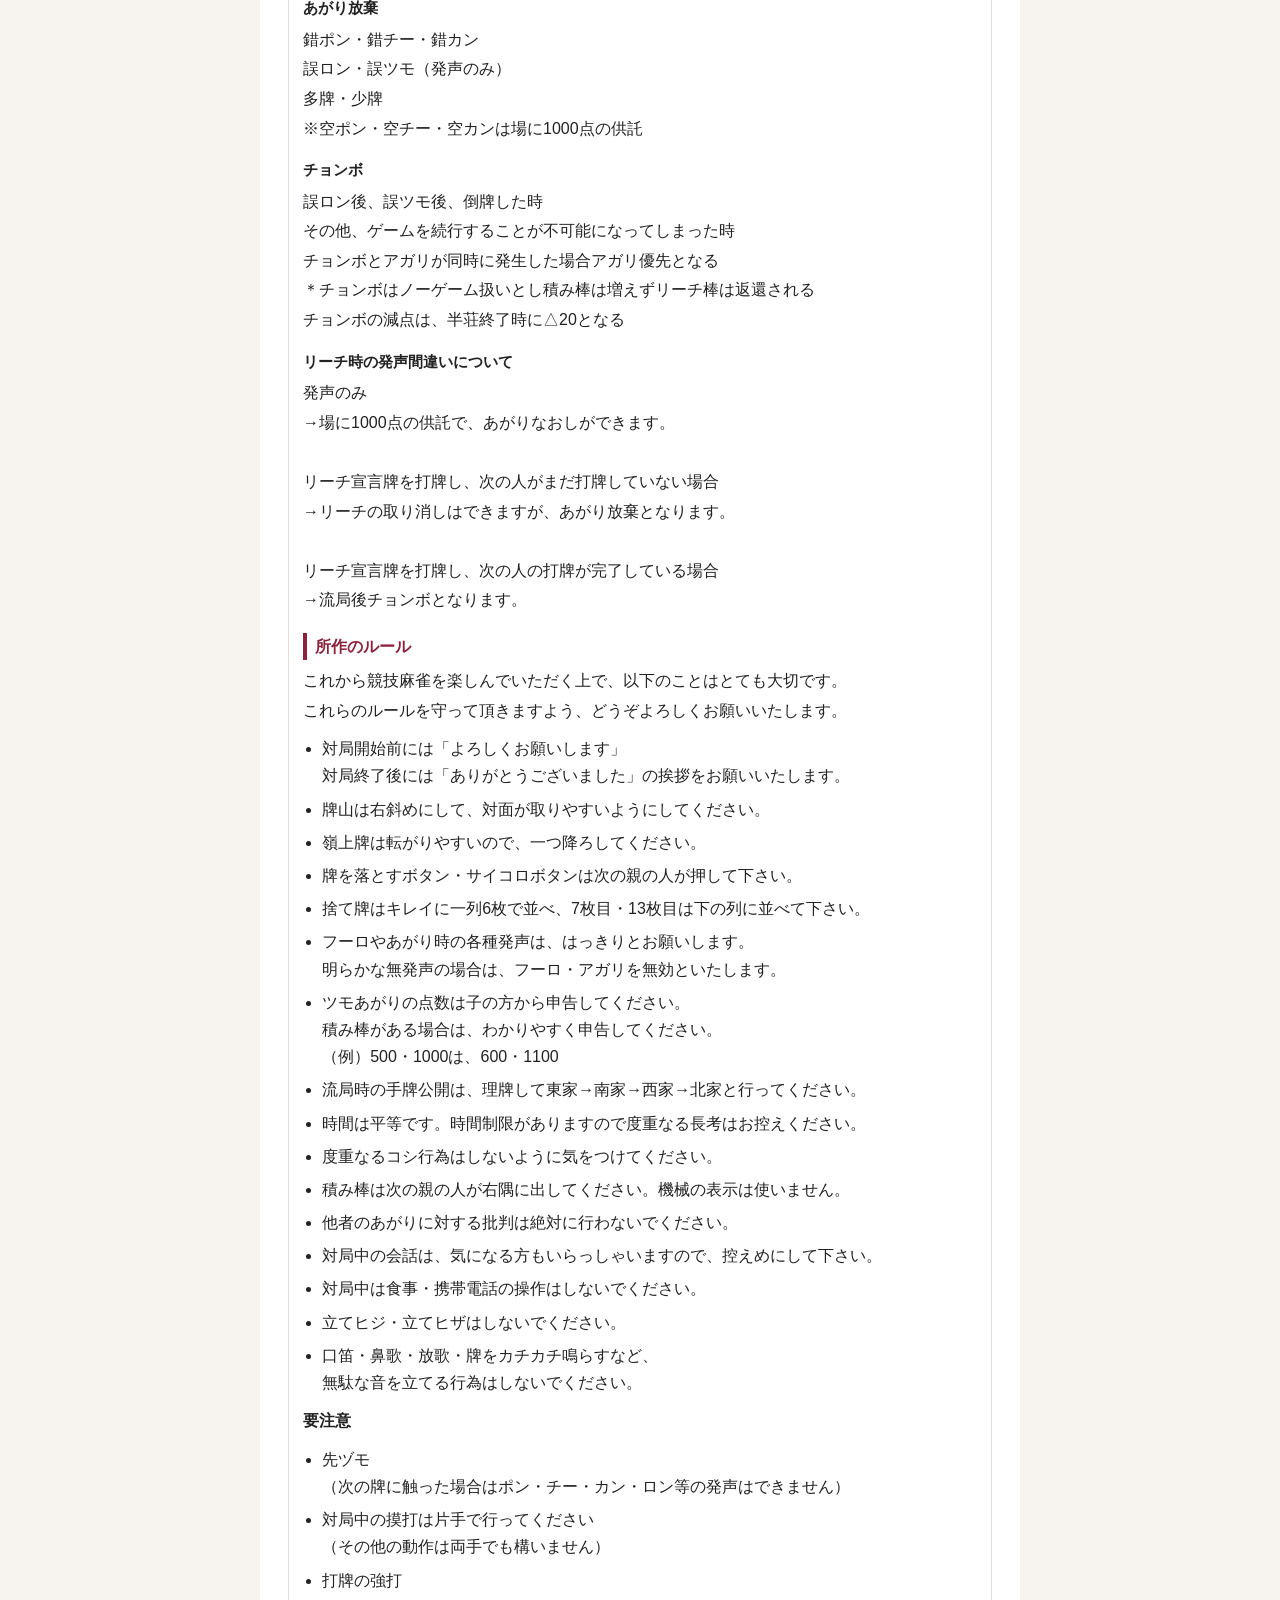
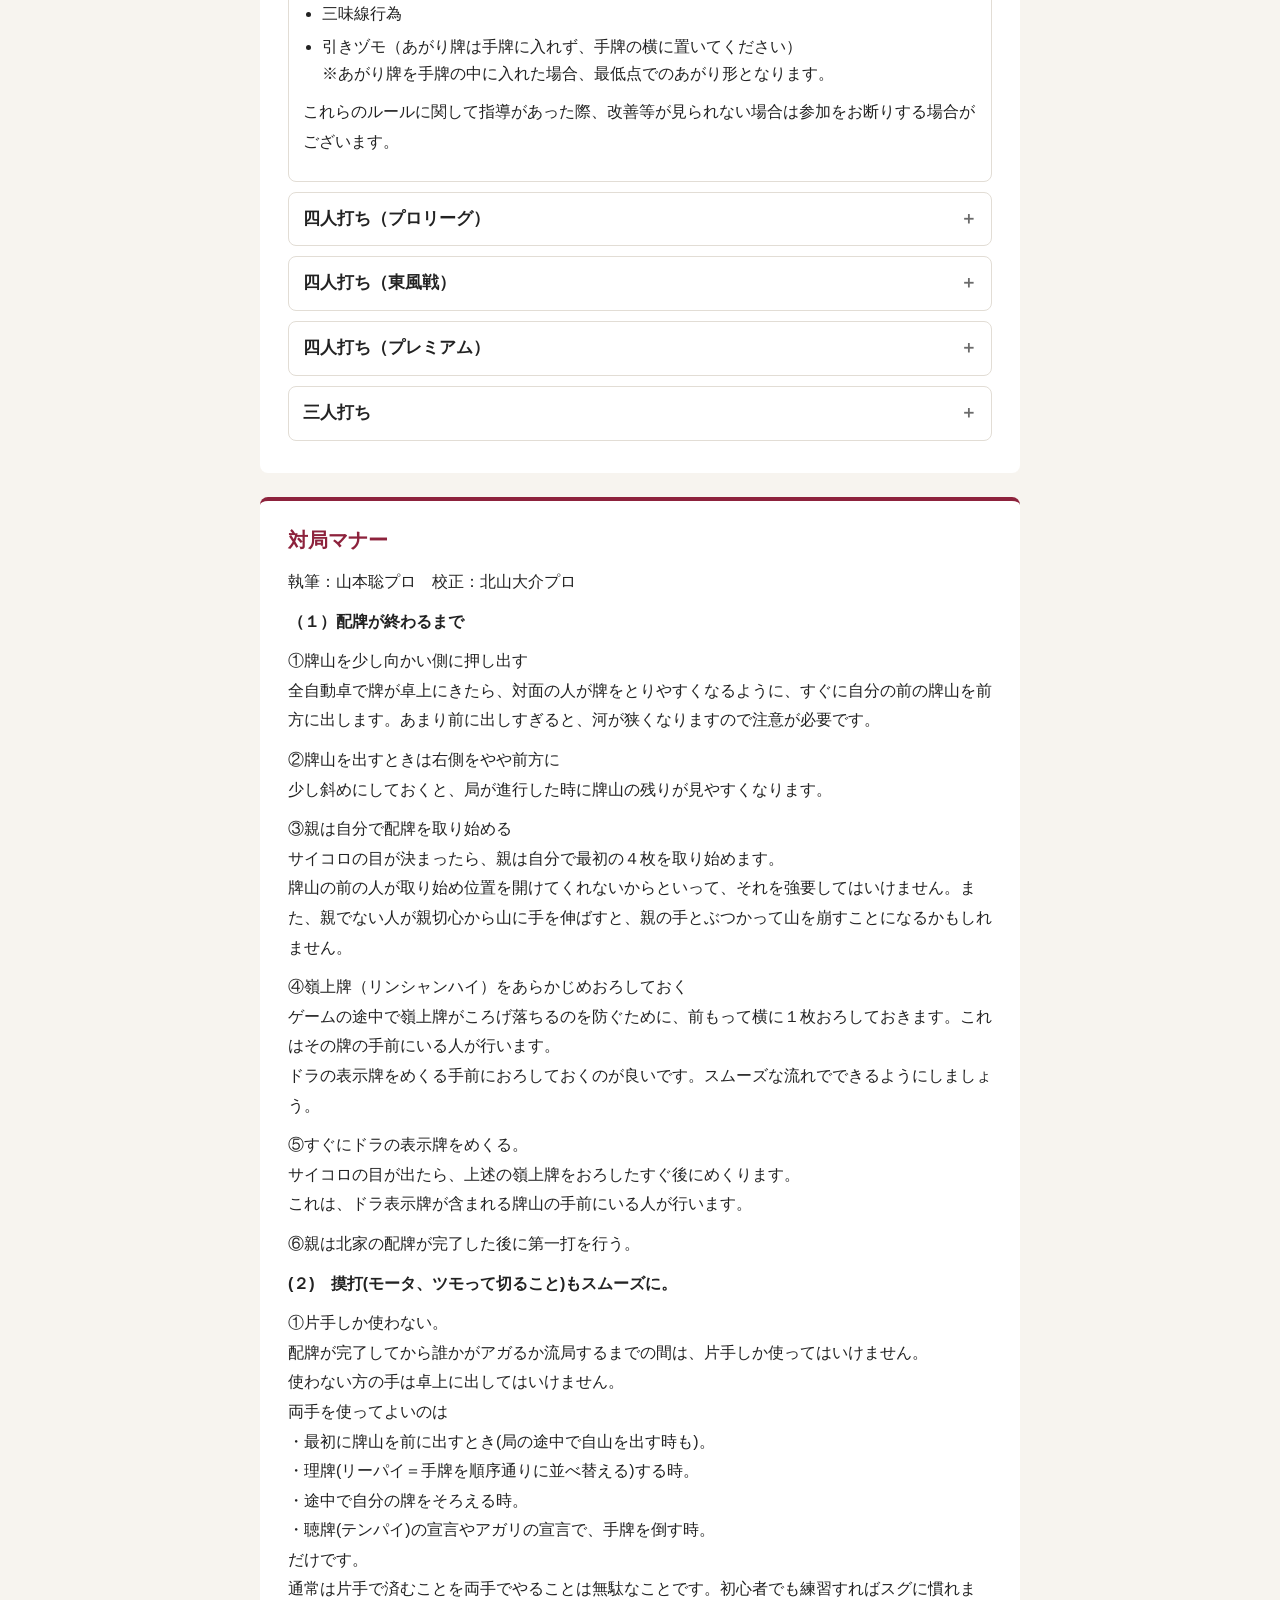
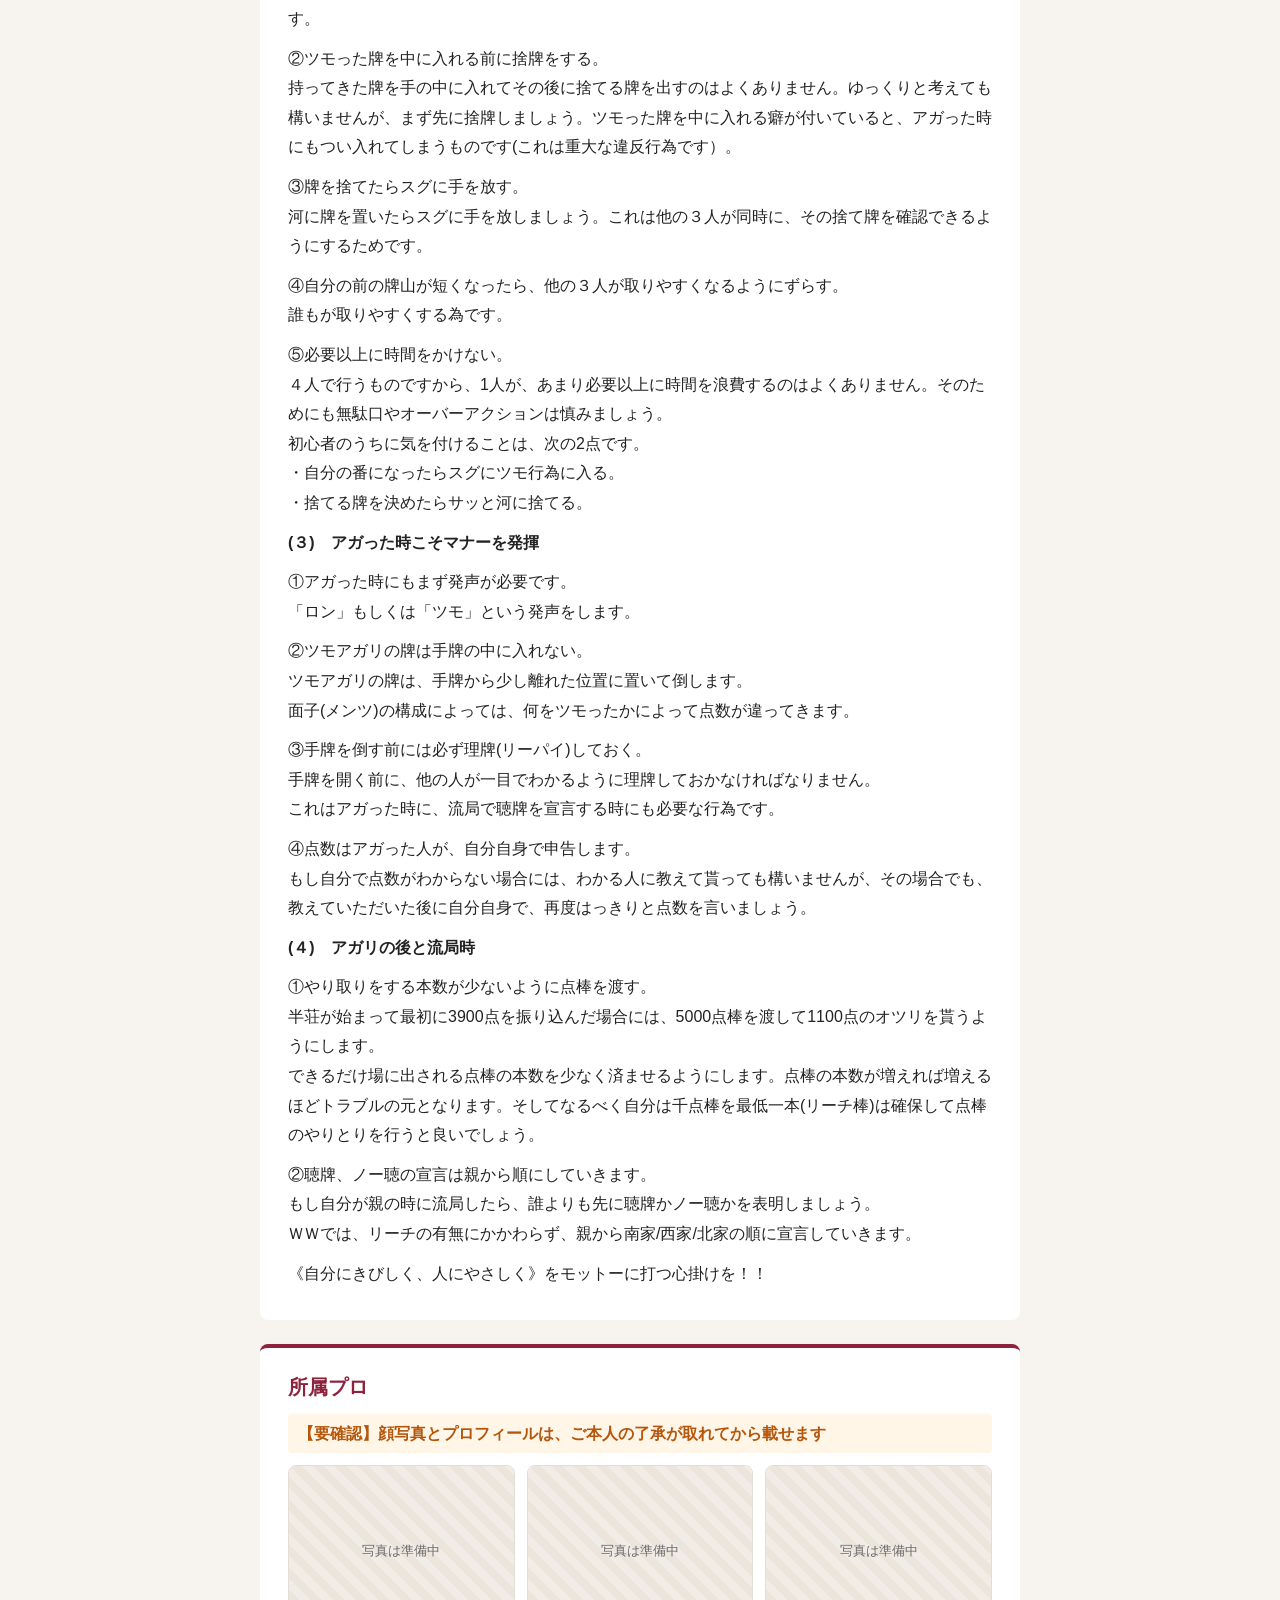
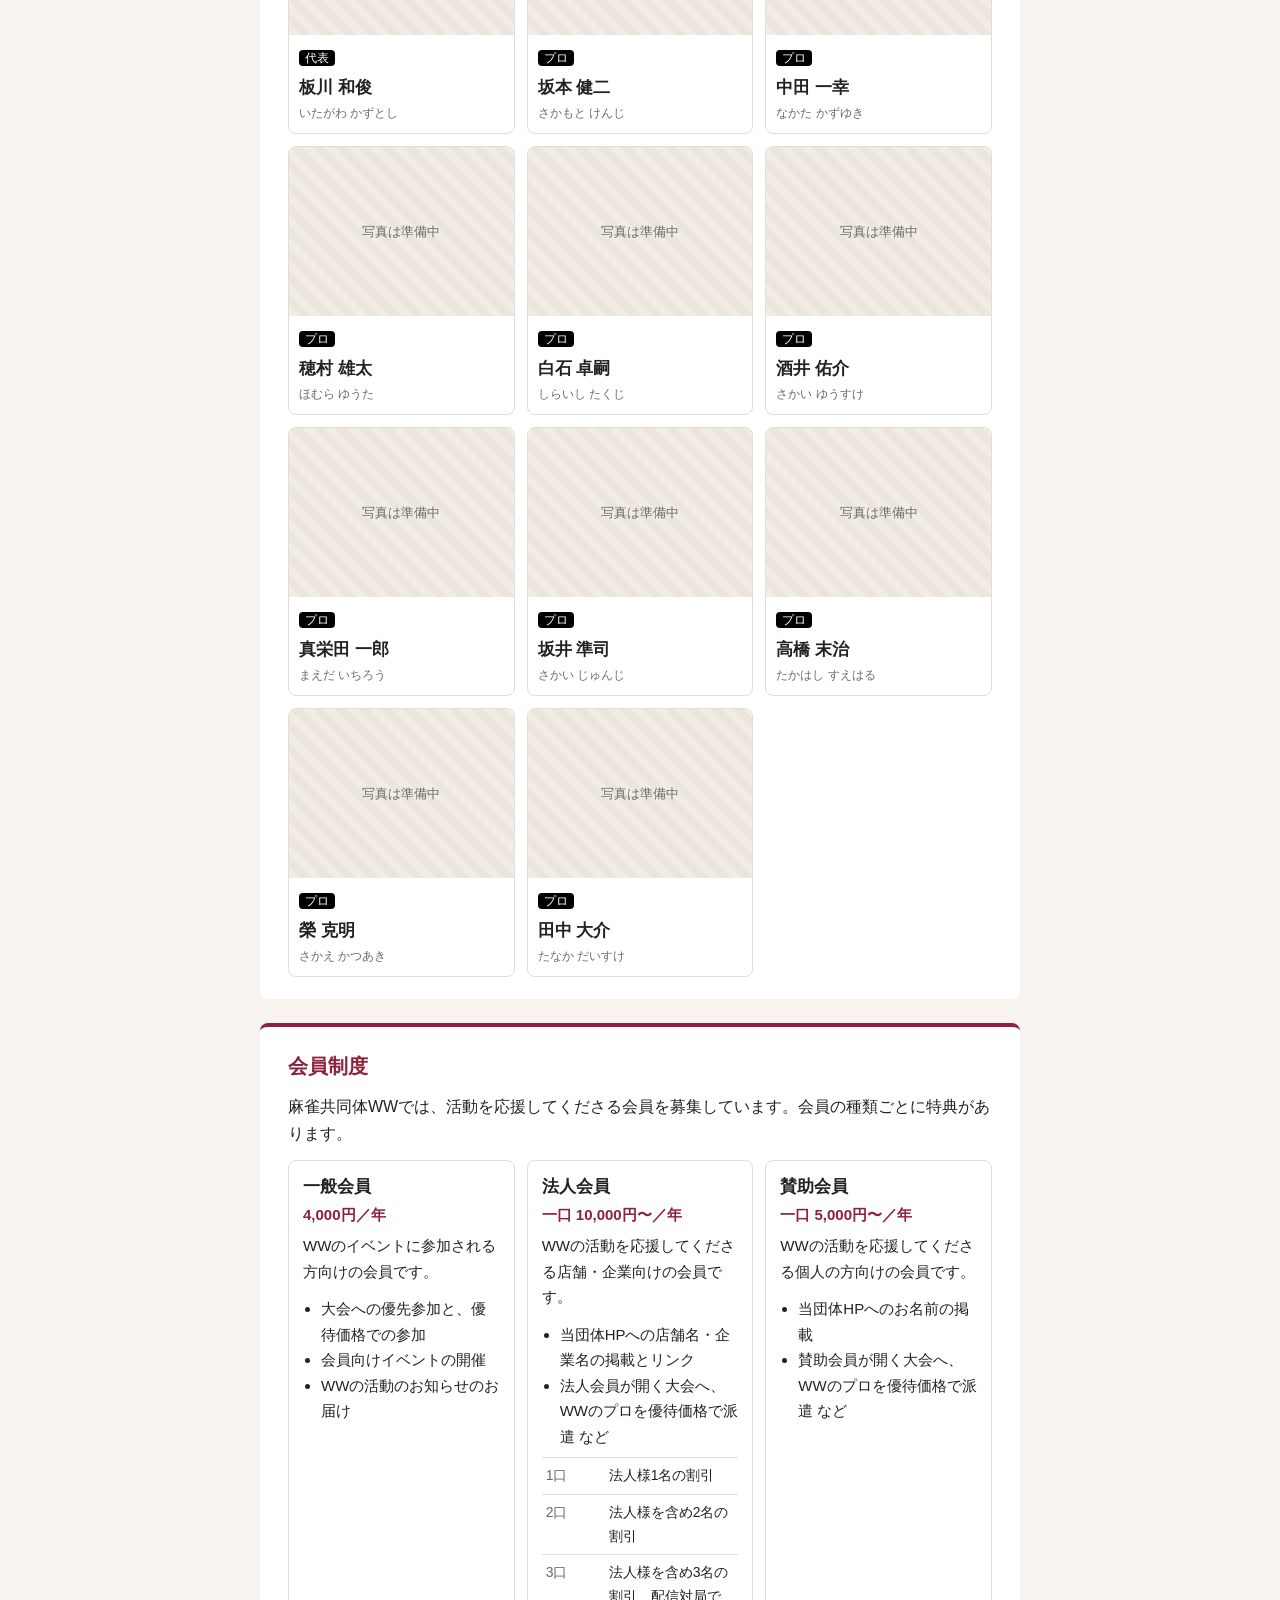
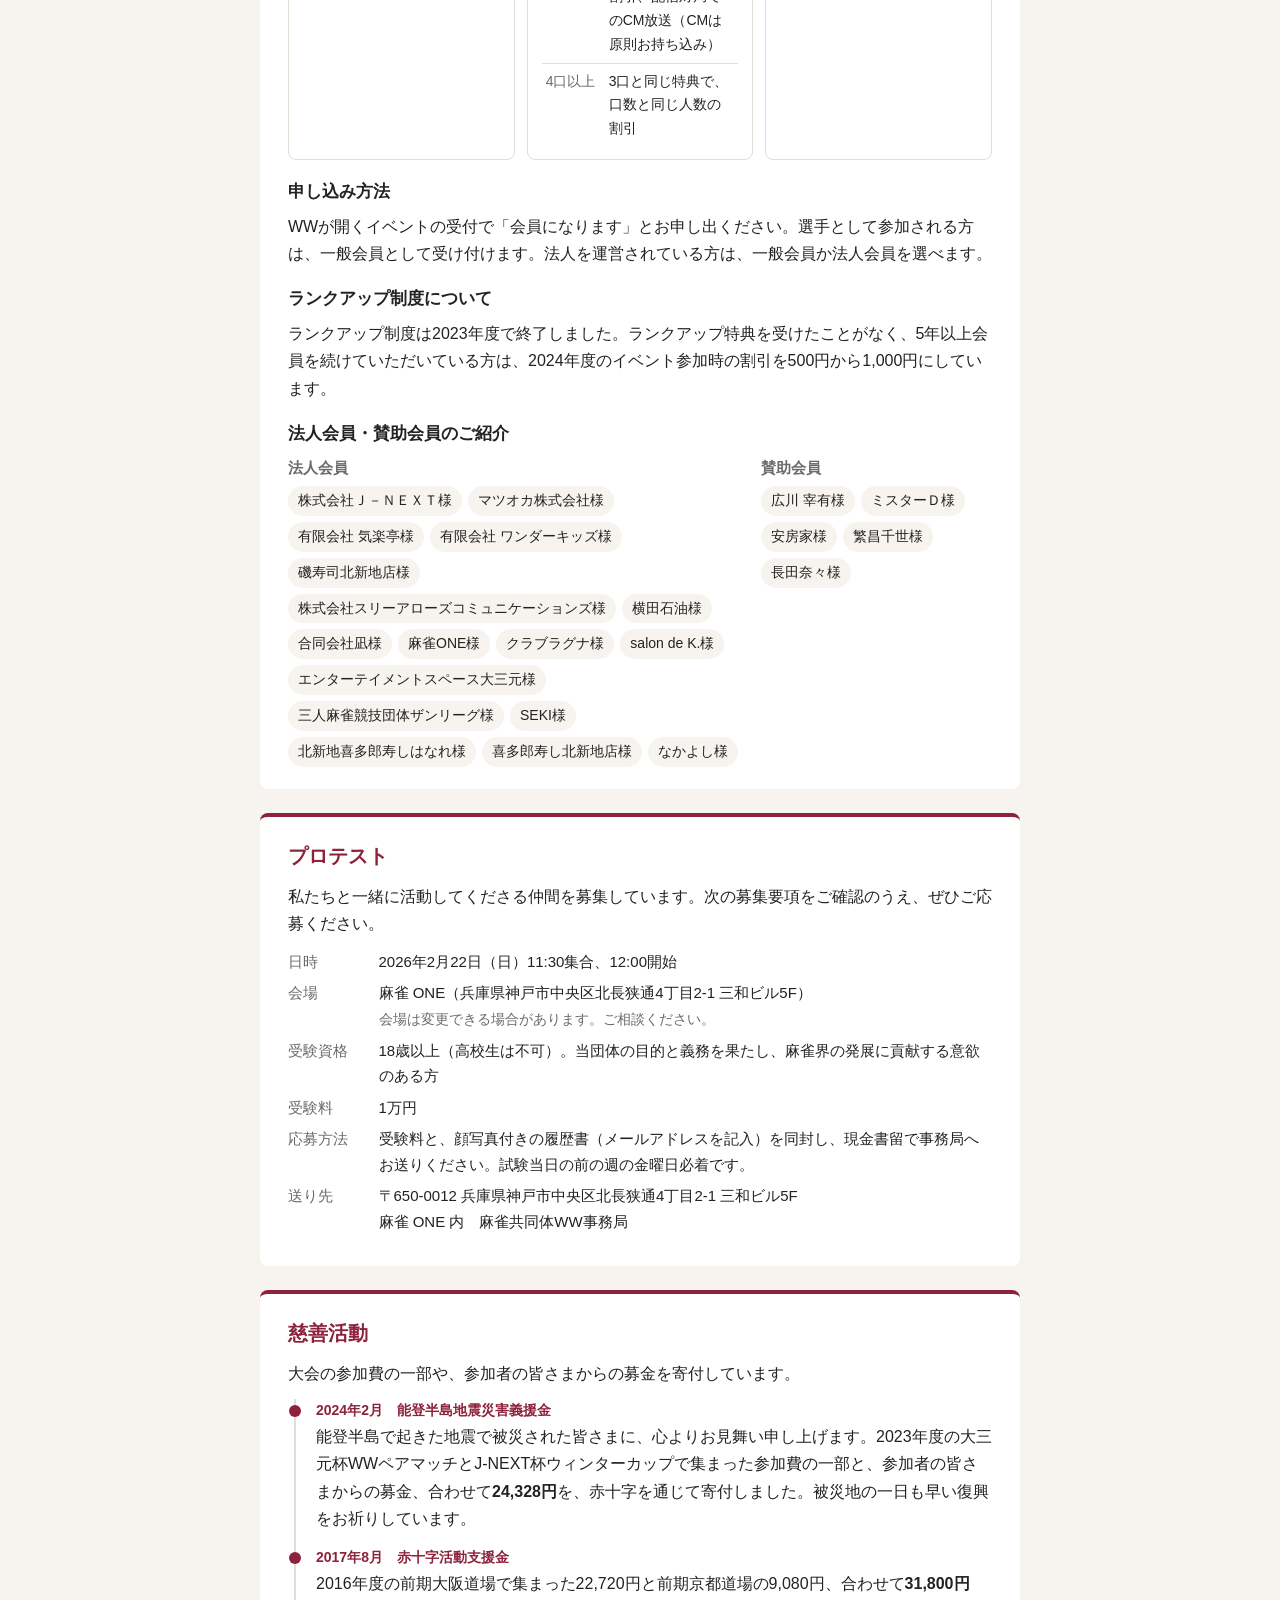
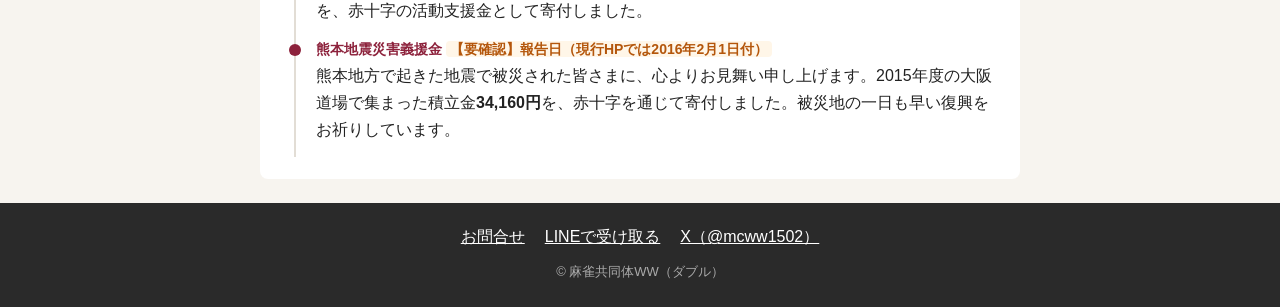
<file: members.html>
<!doctype html>
<html lang="ja">
<head>
<meta charset="utf-8">
<meta name="viewport" content="width=device-width, initial-scale=1">
<meta name="robots" content="noindex, nofollow"><!-- 確認用：本番公開のときに消す（更新手順書 6章） -->
<title>所属プロ・会員・ルール｜麻雀共同体WW（ダブル）</title>
<meta name="description" content="麻雀共同体WWの公式ルール・対局マナー・所属プロ・会員制度・プロテスト・慈善活動。">
<link rel="stylesheet" href="css/style.css">
</head>
<body>

<header class="page-header">
  <a class="page-header-logo" href="index.html">
    <img src="img/logo.webp" alt="" width="256" height="256">
    <span>麻雀共同体WW</span>
  </a>
</header>

<main id="main" class="page">
  <h1 class="page-title">所属プロ・会員・ルール<small>公式ルール・対局マナー・所属プロ・会員制度・プロテスト・慈善活動</small></h1>

  <nav class="toc" aria-label="このページの目次">
    <a href="#rule">公式ルール</a>
    <a href="#manner">対局マナー</a>
    <a href="#pros">所属プロ</a>
    <a href="#member">会員制度</a>
    <a href="#exam">プロテスト</a>
    <a href="#charity">慈善活動</a>
  </nav>

  <!-- 公式ルール：文言は現行HPのまま（変えると誤解を生むため） -->
  <section class="block rule-text" id="rule" aria-labelledby="h-rule">
    <h2 id="h-rule">公式ルール</h2>
    <p>麻雀共同体WWの公式ルールは5種類あります。見たいルールを押すと開きます。</p>

    <details class="rule" id="rule-standard" open>
      <summary>四人打ち（スタンダード）</summary>
      <div class="rule-body">
<h4>基本ルール</h4>
<p>場決め・親決めはサイコロ2度振り<br>場決めは<img class="tile-img" src="img/tiles/j-ton.gif" alt="東" width="24" height="32"><img class="tile-img" src="img/tiles/j-nan.gif" alt="南" width="24" height="32"><img class="tile-img" src="img/tiles/j-sha.gif" alt="西" width="24" height="32"><img class="tile-img" src="img/tiles/j-pe.gif" alt="北" width="24" height="32"><img class="tile-img" src="img/tiles/p1.gif" alt="一筒" width="24" height="32"><img class="tile-img" src="img/tiles/p2.gif" alt="二筒" width="24" height="32">を使用して行うこと</p>
<p>30000点持ちの30000点返し<br>子の7700・親の11600は切り上げ満貫<br>順位点10-30（同点の場合は順位点を均分する）<br>一発・裏ドラ・カンドラ・カン裏あり<br>赤ドラなし<br>カンドラは先めくり<br>王牌は常に14枚残し</p>
<p>途中流局は一切なし<br>連風牌の雀頭は2符<br>クイタンあり・後付けあり<br>食い替えはできない<br>フリテンリーチあり・フリテンツモあり<br>自身の手番がハイテイでなければリーチをかけることができる</p>
<p>リーチ後に牌組みの変化しない暗カンは自由<br>ただし、待ちの牌姿が変わる場合は暗カンできない</p>
<p>例）<img class="tile-img" src="img/tiles/s1.gif" alt="一索" width="24" height="32"><img class="tile-img" src="img/tiles/s1.gif" alt="一索" width="24" height="32"><img class="tile-img" src="img/tiles/s1.gif" alt="一索" width="24" height="32"><img class="tile-img" src="img/tiles/s3.gif" alt="三索" width="24" height="32"><img class="tile-img" src="img/tiles/s4.gif" alt="四索" width="24" height="32"><img class="tile-img" src="img/tiles/s4.gif" alt="四索" width="24" height="32"><img class="tile-img" src="img/tiles/s4.gif" alt="四索" width="24" height="32"><img class="tile-img" src="img/tiles/p6.gif" alt="六筒" width="24" height="32"><img class="tile-img" src="img/tiles/p7.gif" alt="七筒" width="24" height="32"><img class="tile-img" src="img/tiles/p8.gif" alt="八筒" width="24" height="32"><img class="tile-img" src="img/tiles/p9.gif" alt="九筒" width="24" height="32"><img class="tile-img" src="img/tiles/p9.gif" alt="九筒" width="24" height="32"><img class="tile-img" src="img/tiles/p9.gif" alt="九筒" width="24" height="32"><br>で<img class="tile-img" src="img/tiles/s1.gif" alt="一索" width="24" height="32">の暗カンは待ちの牌姿間<img class="tile-img" src="img/tiles/s2.gif" alt="二索" width="24" height="32">がなくなるのでできない</p>
<p>ダブロン・トリプルロンなし<br>テンパイ連荘（1本場につき300点）<br>オーラスでの親のあがりやめなし・テンパイ終了なし<br>トビなし。0点以下になる場合は卓内のトップ者より10000点単位で借りること<br>半荘終了時の保留リーチ料は供託となる</p>
<h5>役について</h5>
<p>人和なし<br>緑一色は発を含まなくても認める<br>国士無双の暗カンあがりはできない<br>流しなし<br>役満の重複なし・数え役満なし <br><br>大三元・大四喜・四槓子を確定させた場合は 役満の包（パオ）とし、ツモあがりはパオを確定させた者の責任払い、ロンあがりは放銃者と支払いを均分する<br><br>大明槓による責任払いなし</p>
<h5>あがり放棄</h5>
<p>錯ポン・錯チー・錯カン<br>誤ロン・誤ツモ（発声のみ）<br>多牌・少牌<br>※空ポン・空チー・空カンは場に1000点の供託</p>
<h5>チョンボ</h5>
<p>誤ロン後、誤ツモ後、倒牌した時<br>その他、ゲームを続行することが不可能になってしまった時<br>チョンボとアガリが同時に発生した場合アガリ優先となる<br>＊チョンボはノーゲーム扱いとし積み棒は増えずリーチ棒は返還される<br>チョンボの減点は、半荘終了時に△20となる</p>
<h5>リーチ時の発声間違いについて</h5>
<p>発声のみ<br>→場に1000点の供託で、あがりなおしができます。<br><br>リーチ宣言牌を打牌し、次の人がまだ打牌していない場合<br>→リーチの取り消しはできますが、あがり放棄となります。<br><br>リーチ宣言牌を打牌し、次の人の打牌が完了している場合<br>→流局後チョンボとなります。</p>
<h4>所作のルール</h4>
<p>これから競技麻雀を楽しんでいただく上で、以下のことはとても大切です。<br>これらのルールを守って頂きますよう、どうぞよろしくお願いいたします。</p>
<ul>
<li>対局開始前には「よろしくお願いします」<br>対局終了後には「ありがとうございました」の挨拶をお願いいたします。</li>
<li>牌山は右斜めにして、対面が取りやすいようにしてください。</li>
<li>嶺上牌は転がりやすいので、一つ降ろしてください。</li>
<li>牌を落とすボタン・サイコロボタンは次の親の人が押して下さい。</li>
<li>捨て牌はキレイに一列6枚で並べ、7枚目・13枚目は下の列に並べて下さい。</li>
<li>フーロやあがり時の各種発声は、はっきりとお願いします。<br>明らかな無発声の場合は、フーロ・アガリを無効といたします。</li>
<li>ツモあがりの点数は子の方から申告してください。<br>積み棒がある場合は、わかりやすく申告してください。<br>（例）500・1000は、600・1100</li>
<li>流局時の手牌公開は、理牌して東家→南家→西家→北家と行ってください。</li>
<li>時間は平等です。時間制限がありますので度重なる長考はお控えください。</li>
<li>度重なるコシ行為はしないように気をつけてください。</li>
<li>積み棒は次の親の人が右隅に出してください。機械の表示は使いません。</li>
<li>他者のあがりに対する批判は絶対に行わないでください。</li>
<li>対局中の会話は、気になる方もいらっしゃいますので、控えめにして下さい。</li>
<li>対局中は食事・携帯電話の操作はしないでください。</li>
<li>立てヒジ・立てヒザはしないでください。</li>
<li>口笛・鼻歌・放歌・牌をカチカチ鳴らすなど、<br>無駄な音を立てる行為はしないでください。</li>
</ul>
<p><strong>要注意</strong></p>
<ul>
<li>先ヅモ<br>（次の牌に触った場合はポン・チー・カン・ロン等の発声はできません）</li>
<li>対局中の摸打は片手で行ってください<br>（その他の動作は両手でも構いません）</li>
<li>打牌の強打</li>
<li>三味線行為</li>
<li>引きヅモ（あがり牌は手牌に入れず、手牌の横に置いてください）<br>※あがり牌を手牌の中に入れた場合、最低点でのあがり形となります。</li>
</ul>
<p>これらのルールに関して指導があった際、改善等が見られない場合は参加をお断りする場合がございます。</p>
      </div>
    </details>

    <details class="rule" id="rule-pro">
      <summary>四人打ち（プロリーグ）</summary>
      <div class="rule-body">
<h4>場決め・親決め</h4>
<p>場決め・親決めはサイコロ2度振り 場決めは<img class="tile-img" src="img/tiles/j-ton.gif" alt="東" width="24" height="32"><img class="tile-img" src="img/tiles/j-nan.gif" alt="南" width="24" height="32"><img class="tile-img" src="img/tiles/j-sha.gif" alt="西" width="24" height="32"><img class="tile-img" src="img/tiles/j-pe.gif" alt="北" width="24" height="32"><img class="tile-img" src="img/tiles/p1.gif" alt="一筒" width="24" height="32"><img class="tile-img" src="img/tiles/p2.gif" alt="二筒" width="24" height="32">を使用して行うこと</p>
<h4>基本ルール</h4>
<p>30000点持ちの30000点返し <br>クイタンあり・後付けあり <br>食い替えはできない <br>持ち点が０点以下になる場合、トップ者より一万点単位で点棒を借りること。 <br>順位点はトップ者から+30・+10・▲10-▲30（同点の場合は順位点を均分する）</p>
<h4>ドラ・カンについて</h4>
<p>①一発・裏ドラ・カンドラ・カン裏あり（※カンドラは先めくり）、赤ドラなし。王牌は常に14枚残し。 <br>②リーチ後に牌組みの変化しない暗カンは自由 ただし、待ちの牌姿が変わる場合は暗カンできない <br>例）<img class="tile-img" src="img/tiles/s1.gif" alt="一索" width="24" height="32"><img class="tile-img" src="img/tiles/s1.gif" alt="一索" width="24" height="32"><img class="tile-img" src="img/tiles/s1.gif" alt="一索" width="24" height="32"><img class="tile-img" src="img/tiles/s3.gif" alt="三索" width="24" height="32"><img class="tile-img" src="img/tiles/s4.gif" alt="四索" width="24" height="32"><img class="tile-img" src="img/tiles/s4.gif" alt="四索" width="24" height="32"><img class="tile-img" src="img/tiles/s4.gif" alt="四索" width="24" height="32"><img class="tile-img" src="img/tiles/p6.gif" alt="六筒" width="24" height="32"><img class="tile-img" src="img/tiles/p7.gif" alt="七筒" width="24" height="32"><img class="tile-img" src="img/tiles/p8.gif" alt="八筒" width="24" height="32"><img class="tile-img" src="img/tiles/p9.gif" alt="九筒" width="24" height="32"><img class="tile-img" src="img/tiles/p9.gif" alt="九筒" width="24" height="32"><img class="tile-img" src="img/tiles/p9.gif" alt="九筒" width="24" height="32"> で <img class="tile-img" src="img/tiles/s1.gif" alt="一索" width="24" height="32">の暗カンは待ちの牌姿間<img class="tile-img" src="img/tiles/s2.gif" alt="二索" width="24" height="32">がなくなるのでできない</p>
<h4>流局・連荘について</h4>
<p>①王牌が14枚になった際にアガリがなければ流局とし、東家・南家・西家・北家の順にタンパイを行う <br>②親はアガリもしくは流局時にテンパイならば連荘とする その際積み棒として100点棒で連荘数を表示させ、1本場につきアガリ点は300点加算される。 <br>③途中流局は無し（四風連打、九種九牌、四家立直、四開カン、三家和）</p>
<h5>アガリについて</h5>
<p>①子の７７００、親の１１６００は満貫への切り上げとする <br>②アガリは一人のみとし、ダブロン・トリプルロンの場合は頭ハネとする <br>③フリテンはツモアガリのみとする（※立直はできる）</p>
<h5>リーチについて</h5>
<p>①自身の手番がハイテイでなければリーチをかけることができる<br>②半荘終了時の保留リーチ料は供託となる</p>
<h5>罰則について</h5>
<p><strong>【アガリ放棄】</strong> <br>以下の行為があった場合はアガリ放棄となり、ポン、チー、カン、リーチの権利も失う。 <br>これに反した場合は減点行為とする。 <br>①空行為 ポン、チー、カンの発声後、副露を行わないものは「空行為」としアガリ放棄とする。 また、リーチの取り消しも空行為とする。 <br>②誤発声 ポン・チー・カンについてはアガリ放棄とする。 <br>③無発声 発声が必要な行為において、発声を行わなかった場合はアガリ放棄とする。 <br>④多牌、少牌 カンを行っていない状態で14枚以上手牌がある場合を多牌、12枚以下の場合を少牌とし、 どちらもアガリ放棄とする。 <br><strong><br>【減点行為】 <br></strong>以下の行為があった場合は即座に立会人に報告し、局をやり直し、対局後に２０ポイントの減点とする。 <br>①錯和 　アガリを宣言したが、正当なアガリではなかった場合（手牌の公開の有無を問わない）。 <br>②錯行為  ポン、チー、カンの発声後、メンツとして完成できない副露をした場合を「錯行為」とし、減点行為とする。 ただし、打牌前ならば修正を認める。 <br>③ノーテンリーチ 　流局後にノーテンリーチが発覚した場合。 <br>④続行不可能 修復不可能なほどに牌山や河を崩し、競技の続行が不可能になった場合。 <br>  ※減点行為とアガリが同時に発生した場合は、アガリを優先とする。 <br>※減点行為が複数の場合は、対象者全員が減点行為とする。 </p>
<h5>役について</h5>
<p>人和なし<br>緑一色は発を含まなくても認める <br>国士無双の暗カンの槍槓はできない <br>流し満貫なし <br>役満の重複なし・数え役満なし <br>大三元・大四喜・四槓子を確定させた場合は 役満の包（パオ）とし、 ツモあがりはパオを確定させた者の責任払い、ロンあがりは放銃者と支払いを均分する <br>大明槓による責任払いなし</p>
<h4>所作のルール</h4>
<p>◆リーチの手順 <br>①「リーチ」の発声 <br>②牌を横に向けて打牌 <br>③１０００点棒を横に向けて河の奥に置く <br>※他家は③を確認したのちに動作に移る。 <br>◆ポン、チー、カンの手順 <br>①発声 ※チーの場合はポン・カンが無いか一呼吸おく <br>②開示 <br>③取牌 <br>④打牌 <br>⑤右隅にメンツを置く ※複数ある場合は上部に追加していく <br>◆ロン、ツモの手順 <br>①発声 <br>②手牌開示 ※ツモの場合はアガリ牌を手牌につけないよう明確にする <br>③ドラ開示 <br>④アガリ点の申告</p>
      </div>
    </details>

    <details class="rule" id="rule-tonpu">
      <summary>四人打ち（東風戦）</summary>
      <div class="rule-body">
<h4>基本ルール</h4>
<p>※<em class="rule-diff"><strong>赤字で書かれている部分</strong></em>が、スタンダードルールとの相違点となっております。<br>　それ以外は同一の内容となっております。</p>
<p>場決め・親決めはサイコロ2度振り <br>場決めは<img class="tile-img" src="img/tiles/j-ton.gif" alt="東" width="24" height="32"><img class="tile-img" src="img/tiles/j-nan.gif" alt="南" width="24" height="32"><img class="tile-img" src="img/tiles/j-sha.gif" alt="西" width="24" height="32"><img class="tile-img" src="img/tiles/j-pe.gif" alt="北" width="24" height="32"><img class="tile-img" src="img/tiles/p1.gif" alt="一筒" width="24" height="32"><img class="tile-img" src="img/tiles/p2.gif" alt="二筒" width="24" height="32">を使用して行うこと <br>30000点持ちの30000点返し <br>子の7700・親の11600は切り上げ満貫 <br><strong><em class="rule-diff">東4局をオーラスとする</em></strong><br><strong><em class="rule-diff">順位点5-15</em></strong>（同点の場合は順位点を均分する） <br>一発・裏ドラ・カンドラ・カン裏あり　赤ドラなし <br>カンドラは先めくり <br>王牌は常に14枚残し <br>途中流局は一切なし <br>連風牌の雀頭は2符 <br>クイタンあり・後付けあり <br>食い替えはできない <br>フリテンリーチあり・フリテンツモあり <br>自身の手番がハイテイでなければリーチをかけることができる<br>リーチ後に牌組みの変化しない暗カンは自由 <br>ただし、待ちの牌姿が変わる場合は暗カンできない <br>例）<img class="tile-img" src="img/tiles/s1.gif" alt="一索" width="24" height="32"><img class="tile-img" src="img/tiles/s1.gif" alt="一索" width="24" height="32"><img class="tile-img" src="img/tiles/s1.gif" alt="一索" width="24" height="32"><img class="tile-img" src="img/tiles/s3.gif" alt="三索" width="24" height="32"><img class="tile-img" src="img/tiles/s4.gif" alt="四索" width="24" height="32"><img class="tile-img" src="img/tiles/s4.gif" alt="四索" width="24" height="32"><img class="tile-img" src="img/tiles/s4.gif" alt="四索" width="24" height="32"><img class="tile-img" src="img/tiles/p6.gif" alt="六筒" width="24" height="32"><img class="tile-img" src="img/tiles/p7.gif" alt="七筒" width="24" height="32"><img class="tile-img" src="img/tiles/p8.gif" alt="八筒" width="24" height="32"><img class="tile-img" src="img/tiles/p9.gif" alt="九筒" width="24" height="32"><img class="tile-img" src="img/tiles/p9.gif" alt="九筒" width="24" height="32"><img class="tile-img" src="img/tiles/p9.gif" alt="九筒" width="24" height="32"> で<img class="tile-img" src="img/tiles/s1.gif" alt="一索" width="24" height="32">の暗カンは待ちの牌姿間<img class="tile-img" src="img/tiles/s2.gif" alt="二索" width="24" height="32">がなくなるのでできない <br>ダブロン・トリプルロンなし（あがり者は常に一人・頭ハネ） <br>テンパイ連荘（<strong><em class="rule-diff">1本場につき1500点</em></strong>） <br><strong><em class="rule-diff">親はアガリ・テンパイ時に連荘するかどうか決めて良い</em></strong><br>トビなし。0点以下になる場合は卓内のトップ者より10000点単位で借りること <br>半荘終了時の保留リーチ料は供託となる</p>
<h5>役について</h5>
<p>人和なし<br>緑一色は発を含まなくても認める <br>国士無双の暗カンあがりはできない <br>流し満貫なし <br>役満の重複なし・数え役満なし <br>大三元・大四喜・四槓子を確定させた場合は 役満の包（パオ）とし、ツモあがりはパオを確定させた者の責任払い、ロンあがりは放銃者と支払いを均分する <br>大明槓による責任払いなし</p>
<h5>あがり放棄</h5>
<p>錯ポン・錯チー・錯カン <br>誤ロン・誤ツモ（発声のみ） <br>多牌・少牌 <br>※空ポン・空チー・空カンは場に1000点の供託</p>
<h5>チョンボ</h5>
<p>誤ロン後、誤ツモ後、倒牌した時 <br>その他、ゲームを続行することが不可能になってしまった時 <br>チョンボとアガリが同時に発生した場合アガリ優先となる <br>＊チョンボはノーゲーム扱いとし積み棒は増えずリーチ棒は返還される <br>　チョンボの減点は、半荘終了時に△20となる</p>
<h5>リーチ時の発声間違いについて</h5>
<p>発声のみ →場に1000点の供託で、あがりなおしができます。 <br>リーチ宣言牌を打牌し、次の人がまだ打牌していない場合 →リーチの取り消しはできますが、あがり放棄となります。 <br>リーチ宣言牌を打牌し、次の人の打牌が完了している場合 →流局後チョンボとなります。</p>
        <p class="rule-same">所作のルールは<a href="#rule-standard">四人打ち（スタンダード）</a>と同じです。</p>
      </div>
    </details>

    <details class="rule" id="rule-premium">
      <summary>四人打ち（プレミアム）</summary>
      <div class="rule-body">
<p>場決め・親決めはサイコロ2度振り<br>場決めは、<img class="tile-img" src="img/tiles/j-ton.gif" alt="東" width="24" height="32"><img class="tile-img" src="img/tiles/j-nan.gif" alt="南" width="24" height="32"><img class="tile-img" src="img/tiles/j-sha.gif" alt="西" width="24" height="32"><img class="tile-img" src="img/tiles/j-pe.gif" alt="北" width="24" height="32"><img class="tile-img" src="img/tiles/p1.gif" alt="一筒" width="24" height="32"><img class="tile-img" src="img/tiles/p2.gif" alt="二筒" width="24" height="32">を使用して行う<br><br>30000点持ちの30000点返し<br>切り上げ満貫なし（30符6翻は子7700・親11600）<br>順位点は5-15（同点の場合は順位点を均分する）<br>一発・裏ドラ・カンドラ・カン裏なし<br>赤ドラなし<br>王牌は常に14枚残し<br><br>途中流局は一切なし<br>連風牌の雀頭は2符<br>クイタンあり・後付けあり<br>スジ食い替えあり・現物食い替えなし<br>フリテン状態のとき、ロン以外の制約無し<br>自身の手番がハイテイでなければリーチをかけることができる<br><br>リーチ後に牌組みの変化しない暗カンは自由<br>ただし、待ちの牌姿が変わる場合は暗カンできない</p>
<p>例）<img class="tile-img" src="img/tiles/s1.gif" alt="一索" width="24" height="32"><img class="tile-img" src="img/tiles/s1.gif" alt="一索" width="24" height="32"><img class="tile-img" src="img/tiles/s1.gif" alt="一索" width="24" height="32"><img class="tile-img" src="img/tiles/s3.gif" alt="三索" width="24" height="32"><img class="tile-img" src="img/tiles/s4.gif" alt="四索" width="24" height="32"><img class="tile-img" src="img/tiles/s4.gif" alt="四索" width="24" height="32"><img class="tile-img" src="img/tiles/s4.gif" alt="四索" width="24" height="32"><img class="tile-img" src="img/tiles/p6.gif" alt="六筒" width="24" height="32"><img class="tile-img" src="img/tiles/p7.gif" alt="七筒" width="24" height="32"><img class="tile-img" src="img/tiles/p8.gif" alt="八筒" width="24" height="32"><img class="tile-img" src="img/tiles/p9.gif" alt="九筒" width="24" height="32"><img class="tile-img" src="img/tiles/p9.gif" alt="九筒" width="24" height="32"><img class="tile-img" src="img/tiles/p9.gif" alt="九筒" width="24" height="32"><br>で<img class="tile-img" src="img/tiles/s1.gif" alt="一索" width="24" height="32">の暗カンは待ちの牌姿間<img class="tile-img" src="img/tiles/s2.gif" alt="二索" width="24" height="32">がなくなるのでできない</p>
<p><br>ダブロン・トリプルロンなし<br>テンパイ連荘（1本場につき300点）<br>オーラス親でのあがりやめなし・テンパイやめなし<br>トビなし。0点以下になる場合は卓内のトップ者より10000点単位で借りること<br>半荘終了時の保留リーチ料は供託されたままとなる</p>
<h5>役について</h5>
<p>人和なし<br>緑一色は發を含まなくても認める<br>国士無双の暗カンあがりはできない<br>流し満貫なし<br>役満の重複なし・数え役満なし <br><br>大三元・大四喜・四槓子を確定させた場合は 役満の包（パオ）とし、ツモあがりはパオを確定させた者の責任払い、ロンあがりは放銃者と支払いを均分する <br><br>大明槓による責任払いなし</p>
<h5>あがり放棄</h5>
<p>錯ポン・錯チー・錯カン<br>誤ロン・誤ツモ（発声のみ）<br>多牌・少牌<br>※空ポン・空チー・空カンは場に1000点の供託</p>
<h5>チョンボ</h5>
<p>誤ロン後、誤ツモ後、倒牌した時<br>その他、ゲームを続行することが不可能になってしまった時<br>チョンボとアガリが同時に発生した場合アガリ優先となる<br>＊チョンボはノーゲーム扱いとし積み棒は増えずリーチ棒は返還される<br>チョンボの減点は、半荘終了時に▲20となる</p>
<h5>リーチ時の発声間違いについて</h5>
<p>発声のみ<br>→場に1000点の供託で、あがりなおしができます。<br><br>リーチ宣言牌を打牌し、次の人がまだ打牌していない場合<br>→リーチの取り消しはできますが、あがり放棄となります。<br><br>リーチ宣言牌を打牌し、次の人の打牌が完了している場合<br>→流局後チョンボとなります。</p>
        <p class="rule-same">所作のルールは<a href="#rule-standard">四人打ち（スタンダード）</a>と同じです。</p>
      </div>
    </details>

    <details class="rule" id="rule-sanma">
      <summary>三人打ち</summary>
      <div class="rule-body">
<h5>場決め親決めについて</h5>
<p>場決めは『東』『南』『西』の掴み取りです。<br>『東』を引いた方が好きな席に座り、その後『南』『西』の順に着席します。<br>親決めはサイコロ２度振りです。<br>サイコロは赤だけ使用し、四人打ちと同様の方法で配牌を行います（１の目は自分の山から取る）。</p>
<h4>基本ルール</h4>
<p>40000点持ちの40000点返し<br>符計算なし・全て30符<br>順位点30の沈みウマ（後述）<br>クイタンなし（後述）・後付けなしの完全先付け<br>一発・裏ドラ・カンドラ・カン裏あり<br>赤牌は5ピン・5ソウ、２枚ずつ</p>
<p>ドラ表示牌は開門から5枚目の牌で、ドラ表示牌の手前までツモります<br>カンドラは先めくり<br>暗カン・明カンは1飜アップ（ただし満貫以上の場合はカウントしない）<br>カンドラをめくれない時のカンはできません</p>
<p>フリテンリーチなし・リーチをかけていないときのフリテンツモあり<br>自身の手番がハイテイでなければリーチをかけることができる<br>テンパイ連荘（1本場につき1000点、ツモの場合も1000点増し）<br>流局時のノーテン罰符は場に2000点<br>ダブロンなし・途中流局なし<br>オーラスでのあがりやめなし・テンパイ終了なし</p>
<p>半荘終了時の保留リーチ料は供託<br>局の終了時に持ち点が0点以下になった時点でトビとなりゲーム終了<br>トビにより終了した場合△10が付与され、トバしたプレイヤーに＋10のボーナスがつきます</p>
<h5>順位点について</h5>
<p>一人浮き：＋30・△10・△20<br>二人浮き：＋20・＋10・△30<br>成績表に表記するときは、マイナスを△と表記すること<br>同着の場合は、順位点を合算して均分する</p>
<h5>役について</h5>
<p>ツモ平和なし<br>クイタンのみのアガリは無し、ただし他の役がある時はタンヤオは複合する<br>七対子の4枚使いなし<br>国士無双の暗カンアガりの特例無し<br>緑一色は發を含まなくてもＯＫ<br>三風（東・南・西をいずれも刻子にした組合せ）・三連刻あり（いずれも食い下がりなし2飜）<br>小車輪（混一七対子）は６飜<br>大車輪（清一七対子）・四連刻は役満<br>マンズのホンイツを役満とは数えない<br>役満の包（パオ）はなし・数え役満あり（14飜から）<br>人和は満貫扱い<br>門前の王手飛車あり・ダブルバックなし<br>副露時の確定した一気通貫・役牌・三暗刻などはあがれます<br>流しは役満（※あがりとみなします。親の場合は連荘してください）</p>
<h5>北の扱いについて</h5>
<p>北は抜きドラ扱いで、『字一色』『四喜和』『国士無双』のみ、手牌の中で使用できます<br>誰かの抜いた北で、ロンあがりできます（すなわち役満確定となります）<br>北は空気扱いのため、リーチ後に北をツモっても一発は消えません<br>北を抜くと嶺上牌から牌を補充しますが、その牌で和了しても嶺上開花にはなりません<br>北をポンすることはできず、河に捨てることもできません</p>
<h5>あがり放棄</h5>
<p>誤ロン（発声のみ）<br>多牌・少牌<br>※空ポン・空カンは場に1000点の供託</p>
<h5>チョンボ</h5>
<p>錯ポン・錯カン<br>誤ロン後、倒牌した時<br>フリテンリーチ・ノーテンリーチをかけて流局した時<br>その他、ゲームを続行することが不可能になってしまった時 <br><br>※チョンボはノーゲーム扱いとし積み棒は増えずリーチ棒は返還される<br>チョンボの減点は、半荘終了時に△20となる</p>
<h5>リーチ時の発声間違いについて</h5>
<p>発声のみ<br>→場に1000点の供託で、あがりなおしができます。<br><br>リーチ宣言牌を打牌し、次の人がまだ打牌していない場合<br>→リーチの取り消しはできますが、あがり放棄となります。<br><br>リーチ宣言牌を打牌し、次の人の打牌が完了している場合<br>→流局後チョンボとなります。</p>
<h4>点数表</h4>
<img class="rule-table-img" src="img/rules/rule3-point.webp" alt="三人打ちの点数表" loading="lazy">
<h4>所作・マナーについて</h4>
<p>これから競技麻雀を楽しんでいただく上で、以下のことはとても大切です。<br>これらの所作・マナーを守って頂きますよう、どうぞよろしくお願いいたします。</p>
<ul>
<li>対局開始前には「よろしくお願いします」<br>対局終了後には「ありがとうございました」の挨拶をお願いいたします。</li>
<li>牌山は右斜めにして、対面が取りやすいようにしてください。</li>
<li>嶺上牌は転がりやすいので、一つ降ろしてください。</li>
<li>牌を落とすボタン・サイコロボタンは次の親の人が押して下さい。</li>
<li>捨て牌はキレイに一列6枚で並べ、7枚目・13枚目は下の列に並べて下さい。</li>
<li>フーロやあがり時の各種発声は、はっきりとお願いします。<br>明らかな無発声の場合は、フーロ・アガリを無効といたします。</li>
<li>ツモあがりの点数は子の方から申告してください。<br>積み棒がある場合は、わかりやすく申告してください。<br>（例）500・1000は、1500・2000</li>
<li>流局時の手牌公開は、理牌して東家→南家→西家と行ってください。</li>
<li>時間は平等です。時間制限がありますので度重なる長考はお控えください。</li>
<li>度重なるコシ行為はしないように気をつけてください。</li>
<li>積み棒は次の親の人が右隅に出してください。機械の表示は使いません。</li>
<li>他者のあがりに対する批判は絶対に行わないでください。</li>
<li>対局中の会話は、気になる方もいらっしゃいますので、控えめにして下さい。</li>
<li>対局中は食事・携帯電話の操作はしないでください。</li>
<li>立てヒジ・立てヒザはしないでください。</li>
<li>口笛・鼻歌・放歌・牌をカチカチ鳴らすなど、<br>無駄な音を立てる行為はしないでください。</li>
</ul>
<p><strong>要注意</strong></p>
<ul>
<li>先ヅモ<br>（次の牌に触った場合はポン・チー・カン・ロン等の発声はできません）</li>
<li>対局中の摸打は片手で行ってください<br>（その他の動作は両手でも構いません）</li>
<li>打牌の強打</li>
<li>三味線行為</li>
<li>引きヅモ（あがり牌は手牌に入れず、手牌の横に置いてください）<br>※あがり牌を手牌の中に入れた場合、最低点でのあがり形となります。</li>
</ul>
<p>これらのルールに関して指導があった際、改善等が見られない場合は参加をお断りする場合がございます。</p>
      </div>
    </details>
  </section>

  <!-- 対局マナー：文言は現行HPのまま -->
  <section class="block rule-text" id="manner" aria-labelledby="h-manner">
    <h2 id="h-manner">対局マナー</h2>
<p>執筆：山本聡プロ　校正：北山大介プロ</p>
<p><strong>（１）配牌が終わるまで</strong></p>
<p>①牌山を少し向かい側に押し出す<br>
全自動卓で牌が卓上にきたら、対面の人が牌をとりやすくなるように、すぐに自分の前の牌山を前方に出します。あまり前に出しすぎると、河が狭くなりますので注意が必要です。</p>
<p>②牌山を出すときは右側をやや前方に<br>
少し斜めにしておくと、局が進行した時に牌山の残りが見やすくなります。</p>
<p>③親は自分で配牌を取り始める<br>
サイコロの目が決まったら、親は自分で最初の４枚を取り始めます。<br>
牌山の前の人が取り始め位置を開けてくれないからといって、それを強要してはいけません。また、親でない人が親切心から山に手を伸ばすと、親の手とぶつかって山を崩すことになるかもしれません。</p>
<p>④嶺上牌（リンシャンハイ）をあらかじめおろしておく<br>
ゲームの途中で嶺上牌がころげ落ちるのを防ぐために、前もって横に１枚おろしておきます。これはその牌の手前にいる人が行います。<br>
ドラの表示牌をめくる手前におろしておくのが良いです。スムーズな流れでできるようにしましょう。</p>
<p>⑤すぐにドラの表示牌をめくる。<br>
サイコロの目が出たら、上述の嶺上牌をおろしたすぐ後にめくります。<br>
これは、ドラ表示牌が含まれる牌山の手前にいる人が行います。</p>
<p>⑥親は北家の配牌が完了した後に第一打を行う。</p>
<p><strong>(２)　摸打(モータ、ツモって切ること)もスムーズに。</strong></p>
<p>①片手しか使わない。<br>
配牌が完了してから誰かがアガるか流局するまでの間は、片手しか使ってはいけません。<br>
使わない方の手は卓上に出してはいけません。<br>
両手を使ってよいのは<br>
・最初に牌山を前に出すとき(局の途中で自山を出す時も)。<br>
・理牌(リーパイ＝手牌を順序通りに並べ替える)する時。<br>
・途中で自分の牌をそろえる時。<br>
・聴牌(テンパイ)の宣言やアガリの宣言で、手牌を倒す時。<br>
だけです。<br>
通常は片手で済むことを両手でやることは無駄なことです。初心者でも練習すればスグに慣れます。</p>
<p>②ツモった牌を中に入れる前に捨牌をする。<br>
持ってきた牌を手の中に入れてその後に捨てる牌を出すのはよくありません。ゆっくりと考えても構いませんが、まず先に捨牌しましょう。ツモった牌を中に入れる癖が付いていると、アガった時にもつい入れてしまうものです(これは重大な違反行為です）。</p>
<p>③牌を捨てたらスグに手を放す。<br>
河に牌を置いたらスグに手を放しましょう。これは他の３人が同時に、その捨て牌を確認できるようにするためです。</p>
<p>④自分の前の牌山が短くなったら、他の３人が取りやすくなるようにずらす。<br>
誰もが取りやすくする為です。</p>
<p>⑤必要以上に時間をかけない。<br>
４人で行うものですから、1人が、あまり必要以上に時間を浪費するのはよくありません。そのためにも無駄口やオーバーアクションは慎みましょう。<br>
初心者のうちに気を付けることは、次の2点です。<br>
・自分の番になったらスグにツモ行為に入る。<br>
・捨てる牌を決めたらサッと河に捨てる。</p>
<p><strong>(３)　アガった時こそマナーを発揮</strong></p>
<p>①アガった時にもまず発声が必要です。<br>
「ロン」もしくは「ツモ」という発声をします。</p>
<p>②ツモアガリの牌は手牌の中に入れない。<br>
ツモアガリの牌は、手牌から少し離れた位置に置いて倒します。<br>
面子(メンツ)の構成によっては、何をツモったかによって点数が違ってきます。</p>
<p>③手牌を倒す前には必ず理牌(リーパイ)しておく。<br>
手牌を開く前に、他の人が一目でわかるように理牌しておかなければなりません。<br>
これはアガった時に、流局で聴牌を宣言する時にも必要な行為です。</p>
<p>④点数はアガった人が、自分自身で申告します。<br>
もし自分で点数がわからない場合には、わかる人に教えて貰っても構いませんが、その場合でも、教えていただいた後に自分自身で、再度はっきりと点数を言いましょう。</p>
<p><strong>(４)　アガリの後と流局時</strong></p>
<p>①やり取りをする本数が少ないように点棒を渡す。<br>
半荘が始まって最初に3900点を振り込んだ場合には、5000点棒を渡して1100点のオツリを貰うようにします。<br>
できるだけ場に出される点棒の本数を少なく済ませるようにします。点棒の本数が増えれば増えるほどトラブルの元となります。そしてなるべく自分は千点棒を最低一本(リーチ棒)は確保して点棒のやりとりを行うと良いでしょう。</p>
<p>②聴牌、ノー聴の宣言は親から順にしていきます。<br>
もし自分が親の時に流局したら、誰よりも先に聴牌かノー聴かを表明しましょう。<br>
ＷＷでは、リーチの有無にかかわらず、親から南家/西家/北家の順に宣言していきます。</p>
<p>《自分にきびしく、人にやさしく》をモットーに打つ心掛けを！！</p>
  </section>

  <section class="block" id="pros" aria-labelledby="h-pros">
    <h2 id="h-pros">所属プロ</h2>
    <p class="todo-inline todo-block">【要確認】顔写真とプロフィールは、ご本人の了承が取れてから載せます</p>
    <ul id="pro-list" class="pro-list"><li class="muted">読み込み中…</li></ul>
  </section>

  <section class="block" id="member" aria-labelledby="h-member">
    <h2 id="h-member">会員制度</h2>
    <p>麻雀共同体WWでは、活動を応援してくださる会員を募集しています。会員の種類ごとに特典があります。</p>

    <div class="plans">
      <div class="plan">
        <h3>一般会員<span class="plan-fee">4,000円／年</span></h3>
        <p>WWのイベントに参加される方向けの会員です。</p>
        <ul>
          <li>大会への優先参加と、優待価格での参加</li>
          <li>会員向けイベントの開催</li>
          <li>WWの活動のお知らせのお届け</li>
        </ul>
      </div>
      <div class="plan">
        <h3>法人会員<span class="plan-fee">一口 10,000円〜／年</span></h3>
        <p>WWの活動を応援してくださる店舗・企業向けの会員です。</p>
        <ul>
          <li>当団体HPへの店舗名・企業名の掲載とリンク</li>
          <li>法人会員が開く大会へ、WWのプロを優待価格で派遣 など</li>
        </ul>
        <table class="plain-table">
          <tbody>
            <tr><th scope="row">1口</th><td>法人様1名の割引</td></tr>
            <tr><th scope="row">2口</th><td>法人様を含め2名の割引</td></tr>
            <tr><th scope="row">3口</th><td>法人様を含め3名の割引、配信対局でのCM放送（CMは原則お持ち込み）</td></tr>
            <tr><th scope="row">4口以上</th><td>3口と同じ特典で、口数と同じ人数の割引</td></tr>
          </tbody>
        </table>
      </div>
      <div class="plan">
        <h3>賛助会員<span class="plan-fee">一口 5,000円〜／年</span></h3>
        <p>WWの活動を応援してくださる個人の方向けの会員です。</p>
        <ul>
          <li>当団体HPへのお名前の掲載</li>
          <li>賛助会員が開く大会へ、WWのプロを優待価格で派遣 など</li>
        </ul>
      </div>
    </div>

    <h3>申し込み方法</h3>
    <p>WWが開くイベントの受付で「会員になります」とお申し出ください。選手として参加される方は、一般会員として受け付けます。法人を運営されている方は、一般会員か法人会員を選べます。</p>

    <h3>ランクアップ制度について</h3>
    <p>ランクアップ制度は2023年度で終了しました。ランクアップ特典を受けたことがなく、5年以上会員を続けていただいている方は、2024年度のイベント参加時の割引を500円から1,000円にしています。</p>

    <h3>法人会員・賛助会員のご紹介</h3>
    <div class="supporters">
      <div>
        <h4>法人会員</h4>
        <ul class="name-list">
          <li>株式会社Ｊ－ＮＥＸＴ様</li><li>マツオカ株式会社様</li><li>有限会社 気楽亭様</li>
          <li>有限会社 ワンダーキッズ様</li><li>磯寿司北新地店様</li><li>株式会社スリーアローズコミュニケーションズ様</li>
          <li>横田石油様</li><li>合同会社凪様</li><li>麻雀ONE様</li><li>クラブラグナ様</li><li>salon de K.様</li>
          <li>エンターテイメントスペース大三元様</li><li>三人麻雀競技団体ザンリーグ様</li><li>SEKI様</li>
          <li>北新地喜多郎寿しはなれ様</li><li>喜多郎寿し北新地店様</li><li>なかよし様</li>
        </ul>
      </div>
      <div>
        <h4>賛助会員</h4>
        <ul class="name-list">
          <li>広川 宰有様</li><li>ミスターＤ様</li><li>安房家様</li><li>繁昌千世様</li><li>長田奈々様</li>
        </ul>
      </div>
    </div>
  </section>

  <section class="block" id="exam" aria-labelledby="h-exam">
    <h2 id="h-exam">プロテスト</h2>
    <p>私たちと一緒に活動してくださる仲間を募集しています。次の募集要項をご確認のうえ、ぜひご応募ください。</p>
    <dl class="event-facts exam-facts">
      <div><dt>日時</dt><dd>2026年2月22日（日）11:30集合、12:00開始</dd></div>
      <div><dt>会場</dt><dd>麻雀 ONE（兵庫県神戸市中央区北長狭通4丁目2-1 三和ビル5F）<br><span class="small muted">会場は変更できる場合があります。ご相談ください。</span></dd></div>
      <div><dt>受験資格</dt><dd>18歳以上（高校生は不可）。当団体の目的と義務を果たし、麻雀界の発展に貢献する意欲のある方</dd></div>
      <div><dt>受験料</dt><dd>1万円</dd></div>
      <div><dt>応募方法</dt><dd>受験料と、顔写真付きの履歴書（メールアドレスを記入）を同封し、現金書留で事務局へお送りください。試験当日の前の週の金曜日必着です。</dd></div>
      <div><dt>送り先</dt><dd>〒650-0012 兵庫県神戸市中央区北長狭通4丁目2-1 三和ビル5F<br>麻雀 ONE 内　麻雀共同体WW事務局</dd></div>
    </dl>
  </section>

  <section class="block" id="charity" aria-labelledby="h-charity">
    <h2 id="h-charity">慈善活動</h2>
    <p>大会の参加費の一部や、参加者の皆さまからの募金を寄付しています。</p>
    <ol class="timeline">
      <li>
        <span class="tl-when">2024年2月　能登半島地震災害義援金</span>
        能登半島で起きた地震で被災された皆さまに、心よりお見舞い申し上げます。2023年度の大三元杯WWペアマッチとJ-NEXT杯ウィンターカップで集まった参加費の一部と、参加者の皆さまからの募金、合わせて<strong>24,328円</strong>を、赤十字を通じて寄付しました。被災地の一日も早い復興をお祈りしています。
      </li>
      <li>
        <span class="tl-when">2017年8月　赤十字活動支援金</span>
        2016年度の前期大阪道場で集まった22,720円と前期京都道場の9,080円、合わせて<strong>31,800円</strong>を、赤十字の活動支援金として寄付しました。
      </li>
      <li>
        <span class="tl-when">熊本地震災害義援金 <span class="todo-inline">【要確認】報告日（現行HPでは2016年2月1日付）</span></span>
        熊本地方で起きた地震で被災された皆さまに、心よりお見舞い申し上げます。2015年度の大阪道場で集まった積立金<strong>34,160円</strong>を、赤十字を通じて寄付しました。被災地の一日も早い復興をお祈りしています。
      </li>
    </ol>
  </section>
</main>

<footer class="site-footer">
  <ul class="footer-links">
    <li><a href="contact.html">お問合せ</a></li>
    <li><a href="contact.html#line">LINEで受け取る</a></li>
    <li><a href="https://x.com/mcww1502" target="_blank" rel="noopener">X（@mcww1502）</a></li>
  </ul>
  <p class="copy">© 麻雀共同体WW（ダブル）</p>
</footer>

<nav class="bottom-nav" aria-label="ページ移動">
  <a href="index.html"><svg class="bn-icon" aria-hidden="true" viewBox="0 0 24 24" width="22" height="22"><path d="M3 11.5 12 4l9 7.5M5.5 9.5V20h4.5v-6h4v6h4.5V9.5"/></svg>トップ</a>
  <a href="beginners.html"><svg class="bn-icon" aria-hidden="true" viewBox="0 0 24 24" width="22" height="22"><path d="M6 21V3.5M6 4h11.5l-2.5 4 2.5 4H6"/></svg>はじめて</a>
  <a href="schedule.html"><svg class="bn-icon" aria-hidden="true" viewBox="0 0 24 24" width="22" height="22"><path d="M4 6h16v14H4zM4 10.5h16M8.5 3.5v4M15.5 3.5v4"/></svg>日程</a>
  <a href="results.html"><svg class="bn-icon" aria-hidden="true" viewBox="0 0 24 24" width="22" height="22"><path d="M8 4h8v5.5a4 4 0 0 1-8 0zM8 6H4.5a3.5 3.5 0 0 0 3.8 4M16 6h3.5a3.5 3.5 0 0 1-3.8 4M12 13.5V17M8 20.5h8M9.5 17h5v3.5h-5z"/></svg>成績</a>
  <a href="#site-menu" id="menu-btn"><svg class="bn-icon" aria-hidden="true" viewBox="0 0 24 24" width="22" height="22"><path d="M4 6.5h16M4 12h16M4 17.5h16"/></svg>メニュー</a>
</nav>

<div id="site-menu" class="site-menu" hidden>
  <div class="site-menu-inner" role="dialog" aria-modal="true" aria-labelledby="menu-title">
    <h2 id="menu-title">メニュー</h2>
    <ul>
      <li><a href="index.html">トップ</a></li>
      <li><a href="about.html">WWとは</a></li>
      <li><a href="beginners.html">はじめての方へ</a></li>
      <li><a href="schedule.html">スケジュール・イベント</a></li>
      <li><a href="results.html">成績・レポート</a></li>
      <li><a href="members.html" aria-current="page">所属プロ・会員・ルール</a></li>
      <li><a href="contact.html">お問合せ</a></li>
      <li><a href="https://x.com/mcww1502" target="_blank" rel="noopener">X（@mcww1502）</a></li>
    </ul>
    <button type="button" id="menu-close">閉じる</button>
  </div>
</div>

<script src="js/common.js"></script>
<script src="js/members.js"></script>
</body>
</html>
</file>
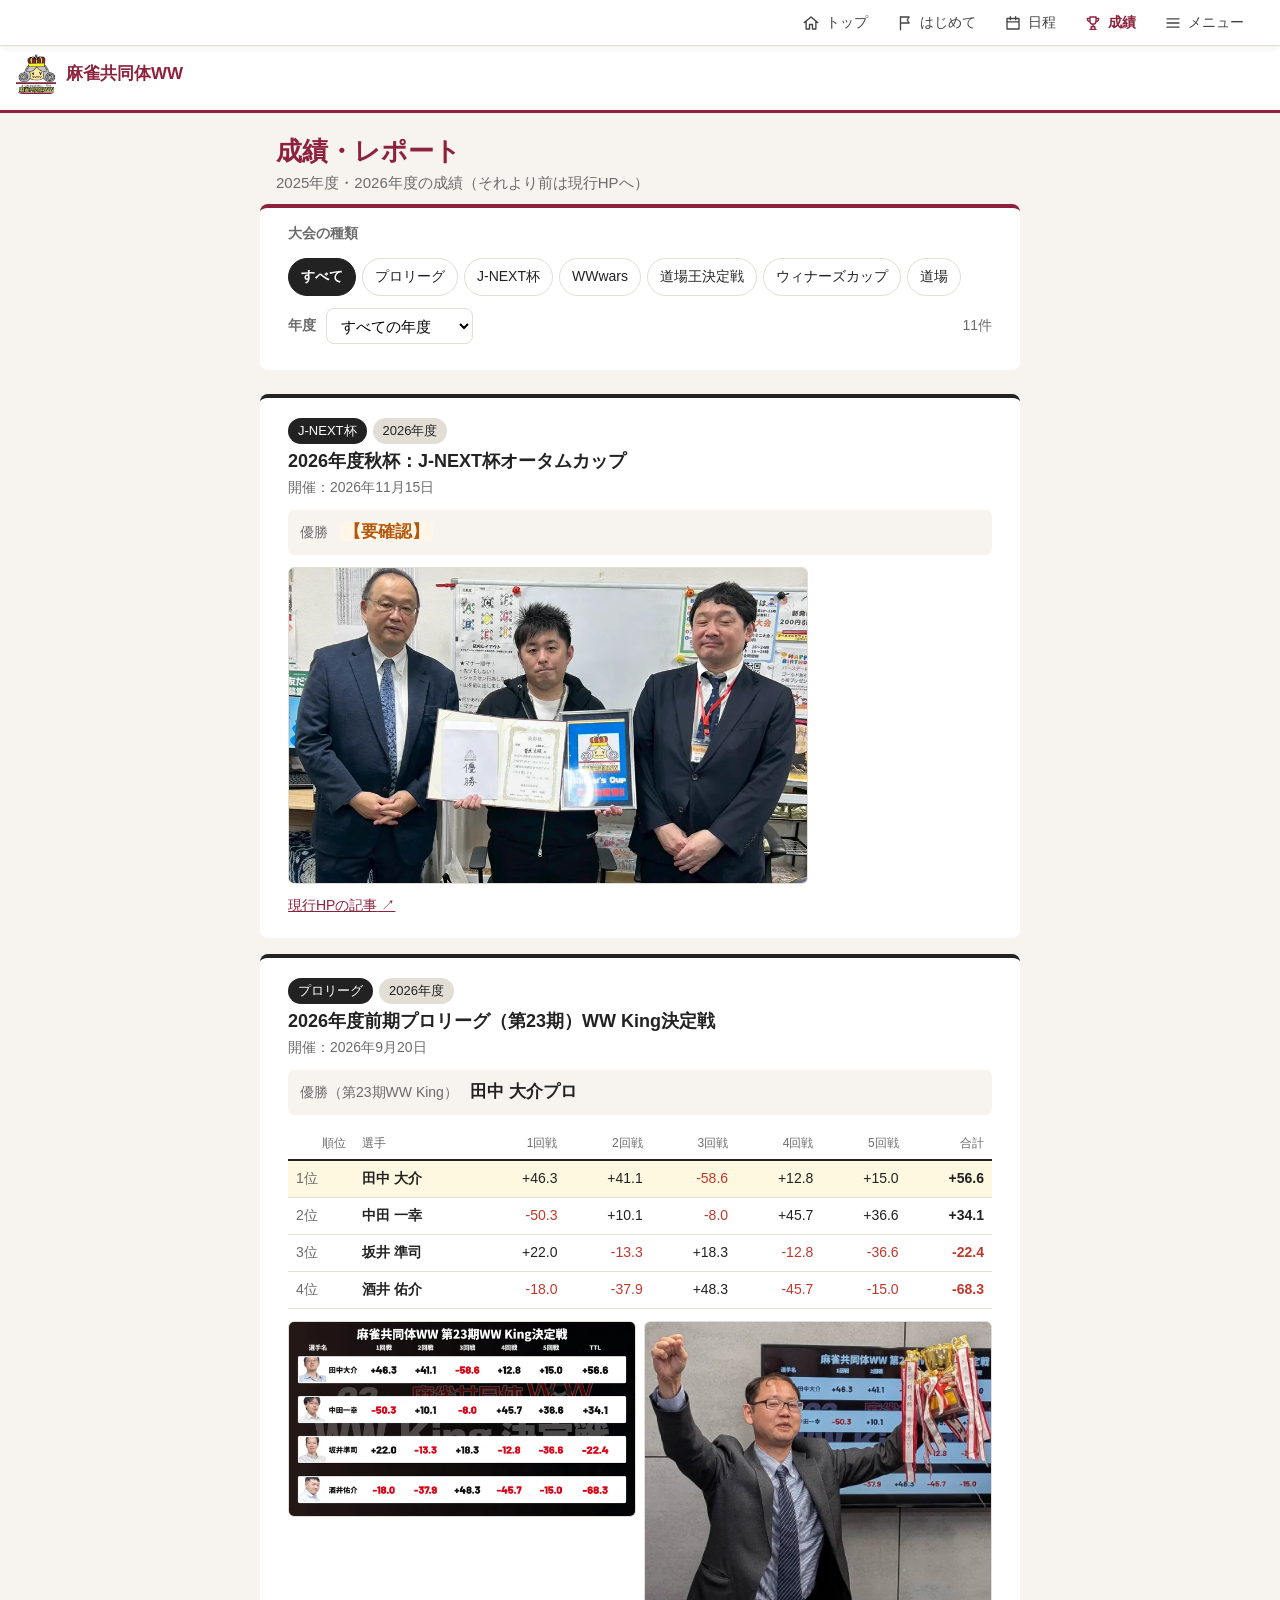
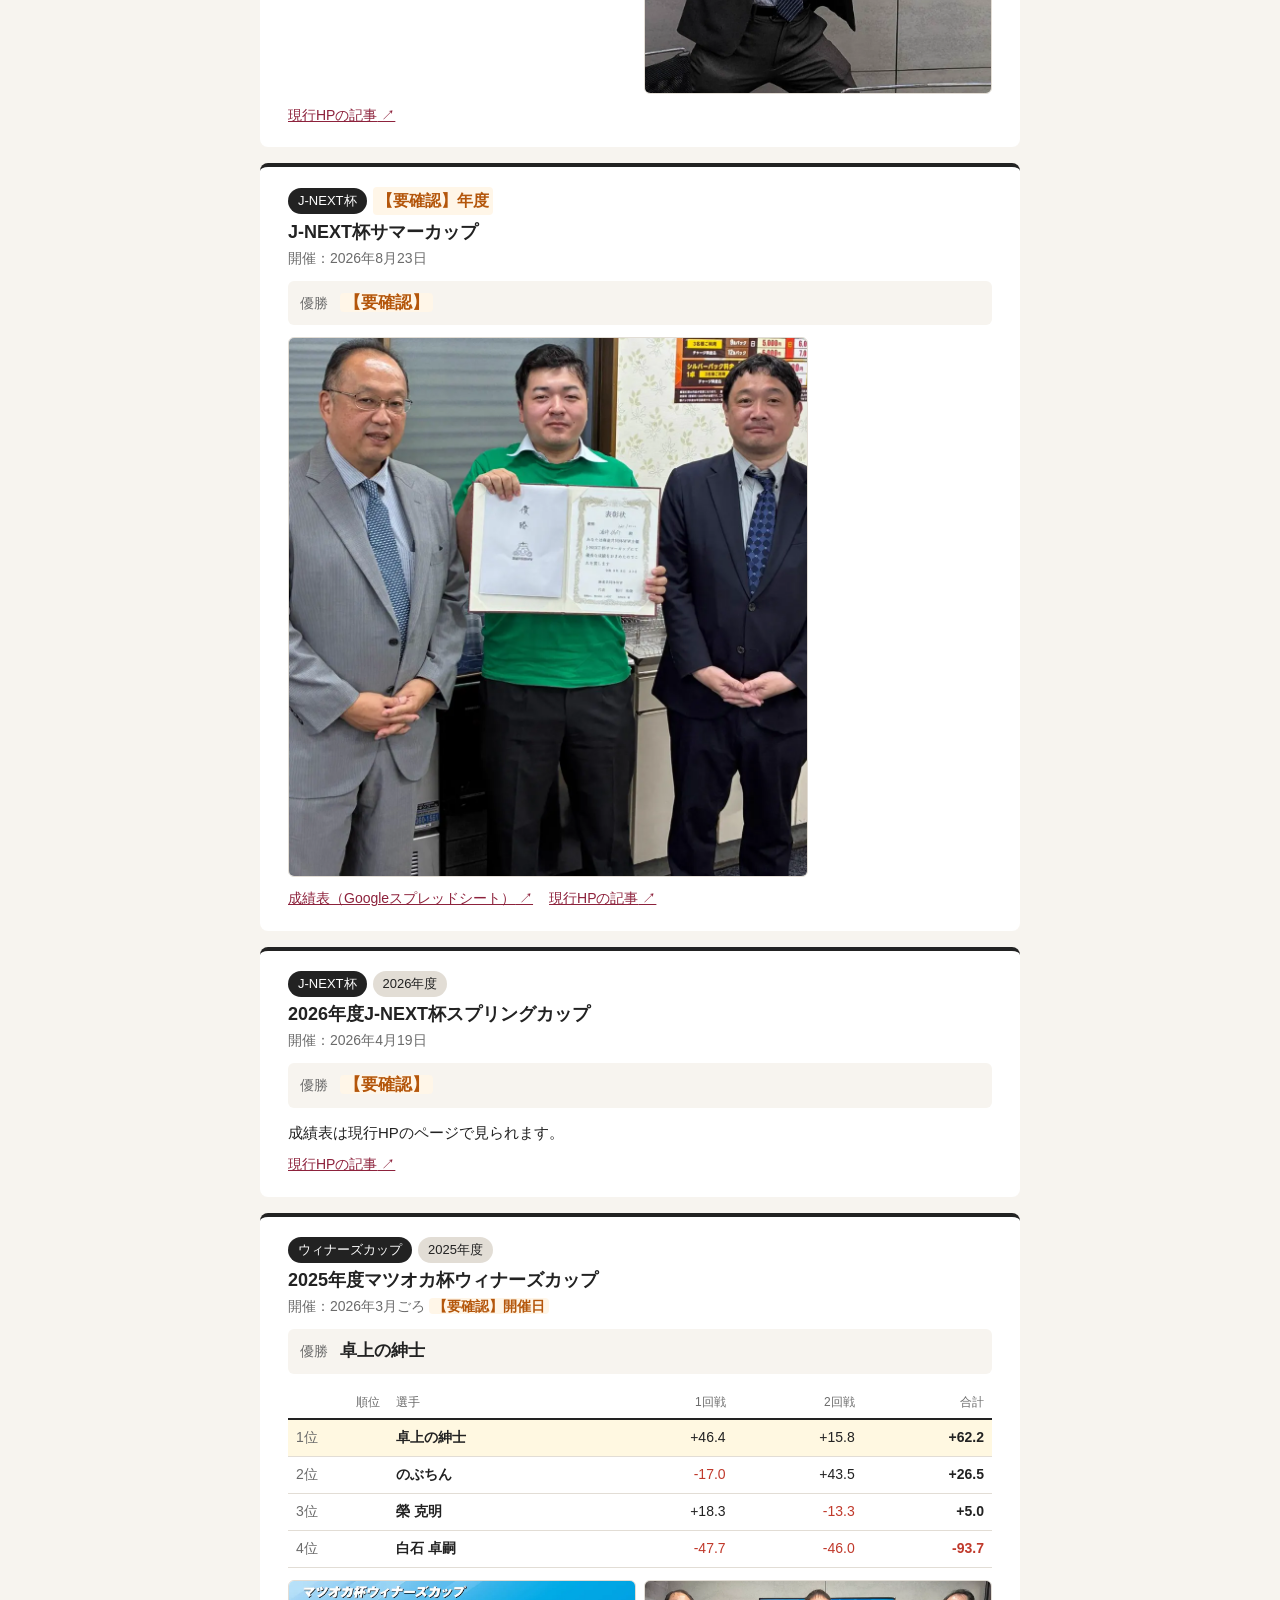
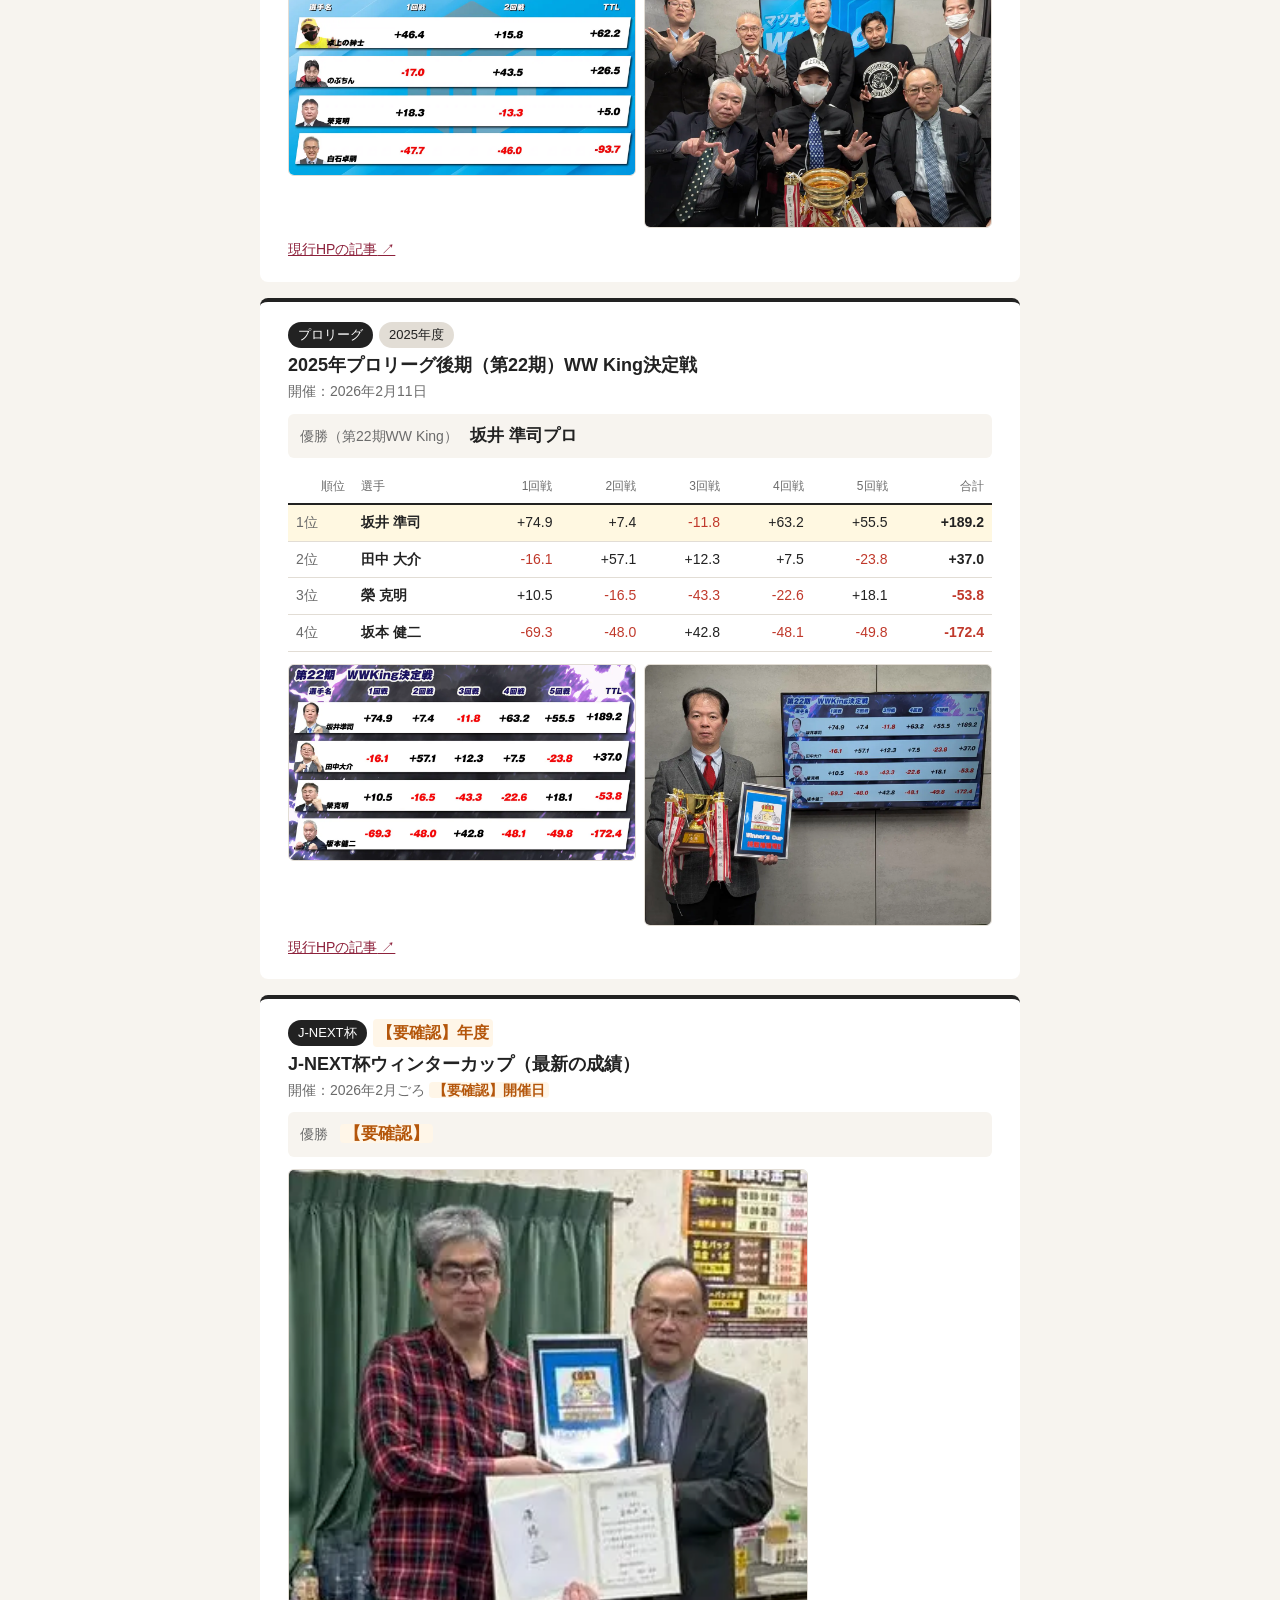
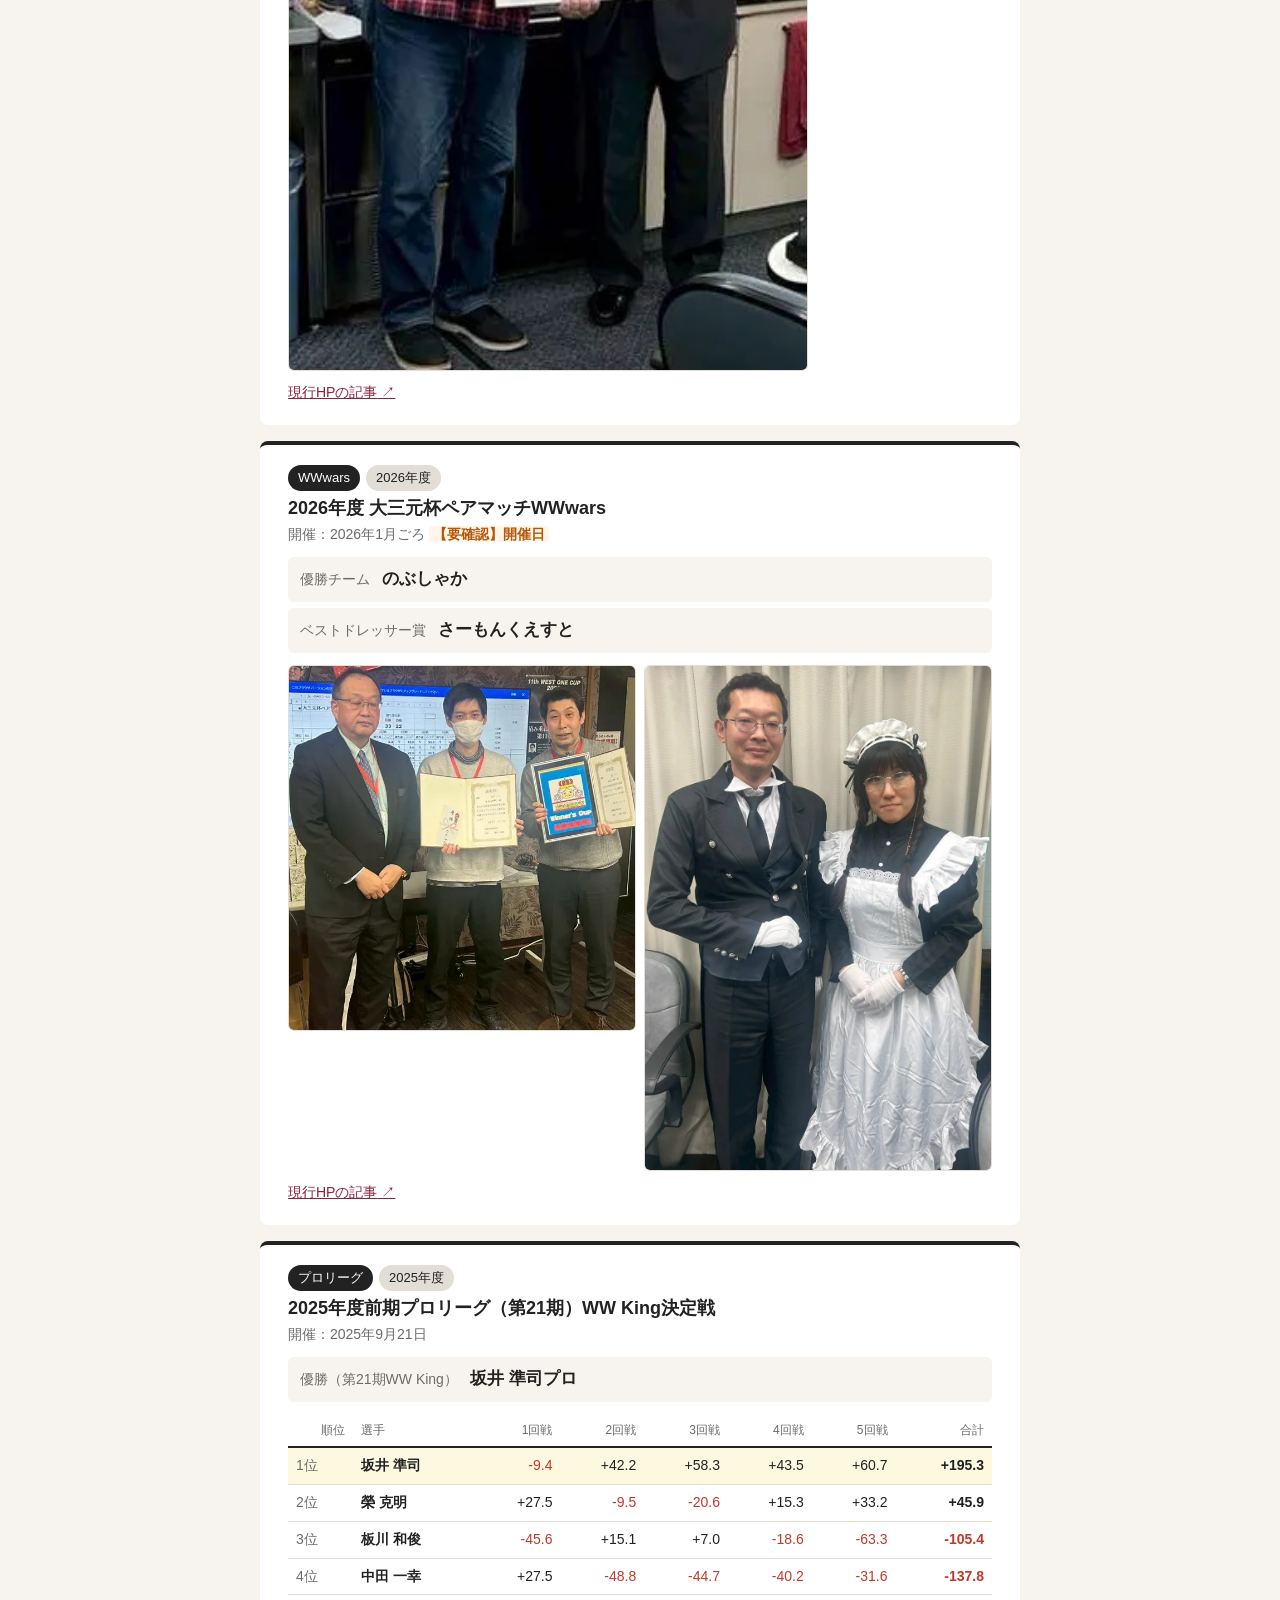
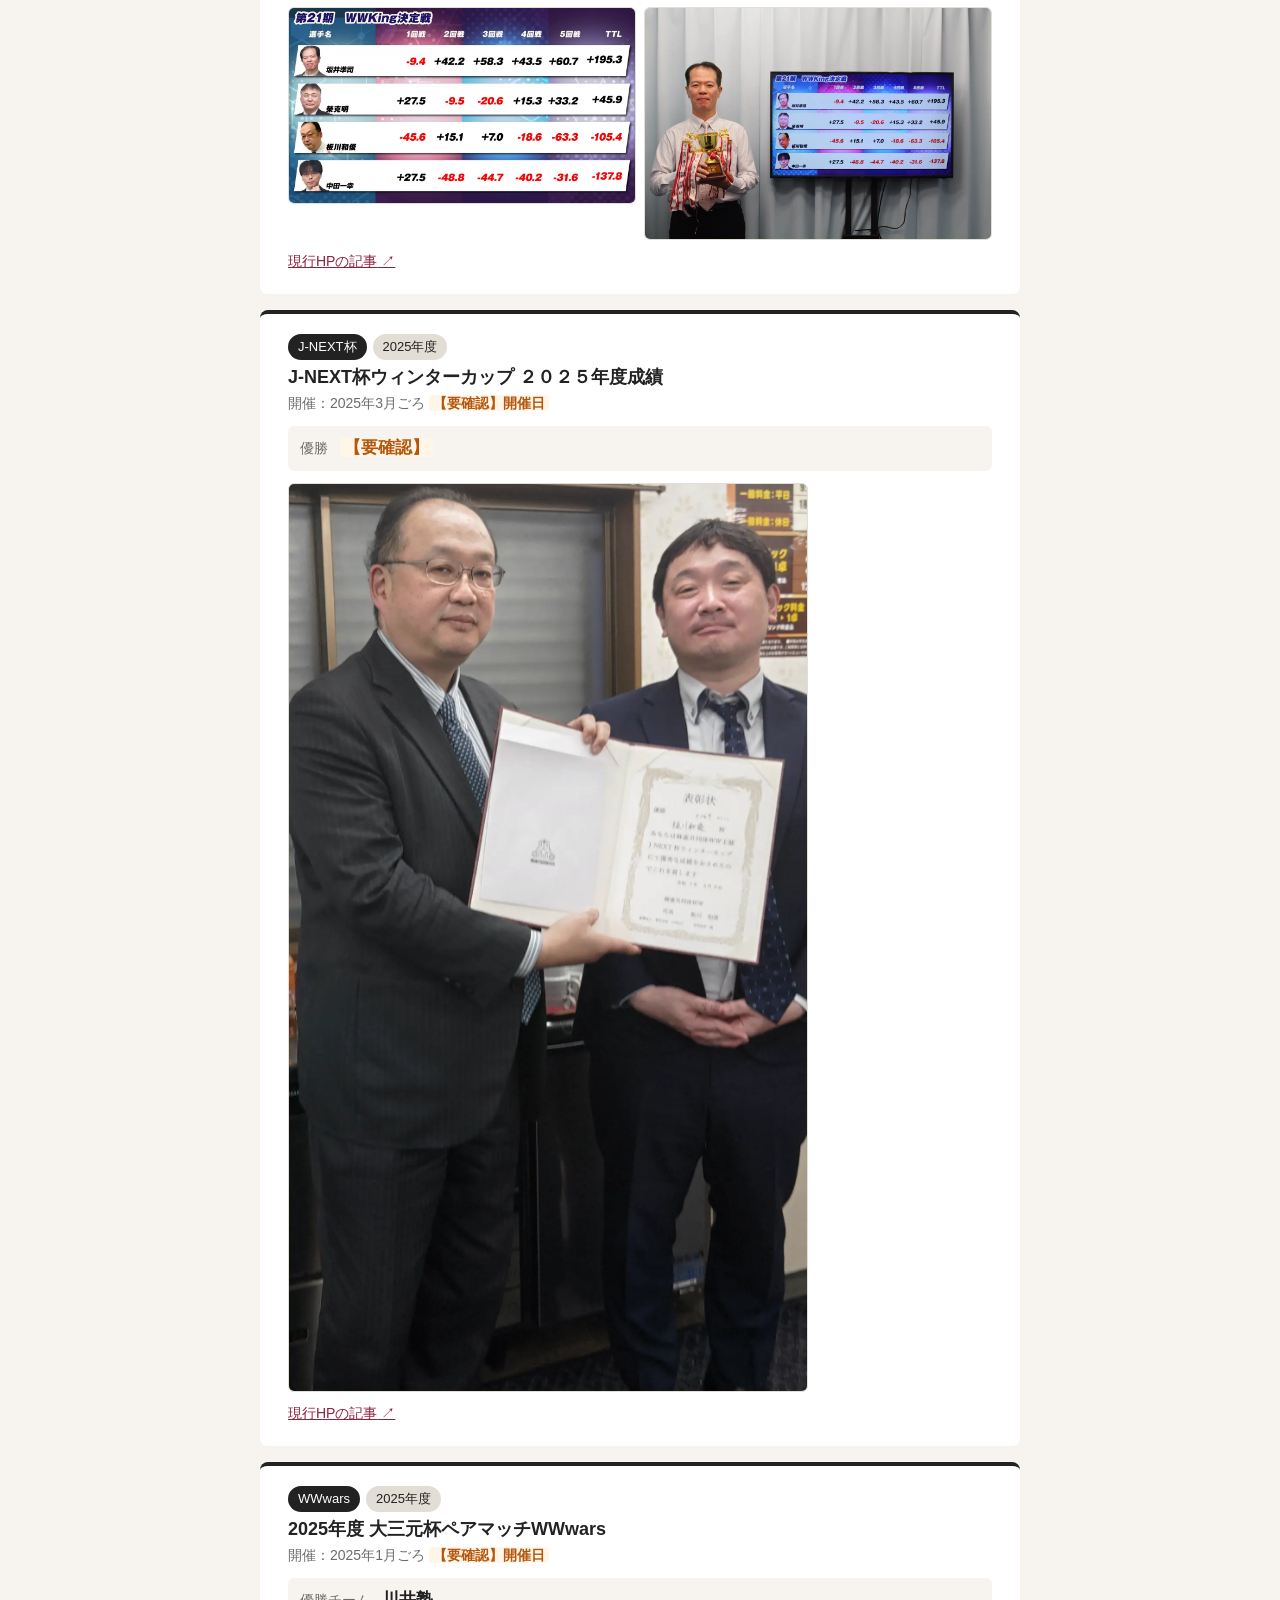
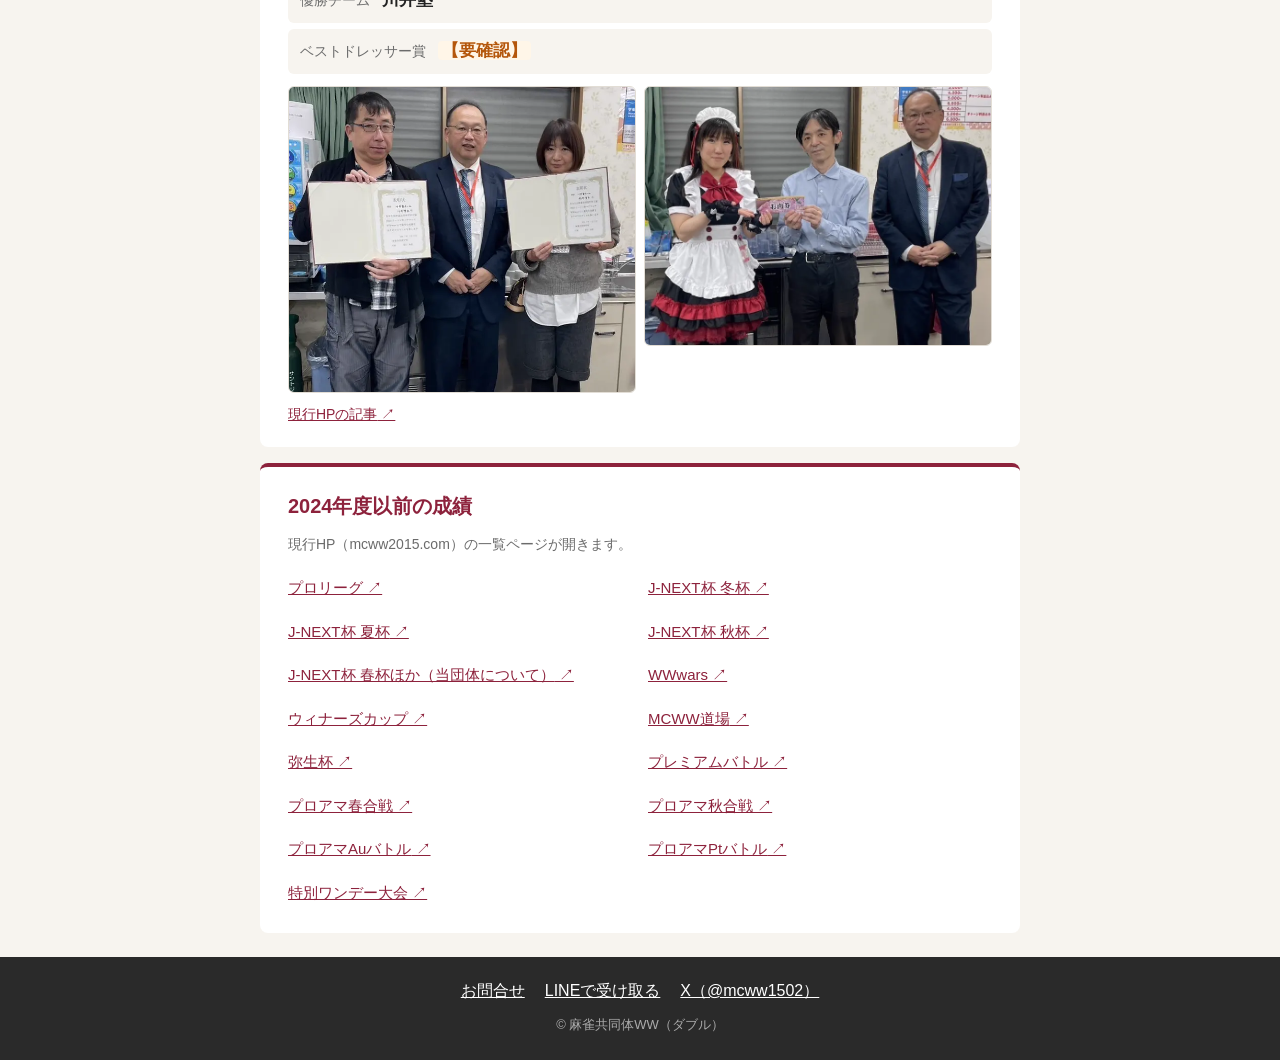
<file: results.html>
<!doctype html>
<html lang="ja">
<head>
<meta charset="utf-8">
<meta name="viewport" content="width=device-width, initial-scale=1">
<meta name="robots" content="noindex, nofollow"><!-- 確認用：本番公開のときに消す（更新手順書 6章） -->
<title>成績・レポート｜麻雀共同体WW（ダブル）</title>
<meta name="description" content="麻雀共同体WWの成績・レポート。プロリーグ（WW King決定戦）、J-NEXT杯、大三元杯ペアマッチWWwars、ウィナーズカップの結果。">
<link rel="stylesheet" href="css/style.css">
</head>
<body>

<header class="page-header">
  <a class="page-header-logo" href="index.html">
    <img src="img/logo.webp" alt="" width="256" height="256">
    <span>麻雀共同体WW</span>
  </a>
</header>

<main id="main" class="page">
  <h1 class="page-title">成績・レポート<small>2025年度・2026年度の成績（それより前は現行HPへ）</small></h1>

  <section class="block filters" aria-label="絞り込み">
    <p class="filter-label" id="kind-label">大会の種類</p>
    <div id="kind-filter" class="filter-btns" role="group" aria-labelledby="kind-label"></div>
    <p class="filter-row">
      <label for="year-filter" class="filter-label">年度</label>
      <select id="year-filter"></select>
      <span id="result-count" class="result-count" aria-live="polite"></span>
    </p>
  </section>

  <div id="result-list" class="results"><p class="muted">読み込み中…</p></div>

  <section class="block" id="older" aria-labelledby="h-older">
    <h2 id="h-older">2024年度以前の成績</h2>
    <p class="small muted">現行HP（mcww2015.com）の一覧ページが開きます。</p>
    <ul id="older-list" class="older-list"></ul>
  </section>
</main>

<footer class="site-footer">
  <ul class="footer-links">
    <li><a href="contact.html">お問合せ</a></li>
    <li><a href="contact.html#line">LINEで受け取る</a></li>
    <li><a href="https://x.com/mcww1502" target="_blank" rel="noopener">X（@mcww1502）</a></li>
  </ul>
  <p class="copy">© 麻雀共同体WW（ダブル）</p>
</footer>

<nav class="bottom-nav" aria-label="ページ移動">
  <a href="index.html"><svg class="bn-icon" aria-hidden="true" viewBox="0 0 24 24" width="22" height="22"><path d="M3 11.5 12 4l9 7.5M5.5 9.5V20h4.5v-6h4v6h4.5V9.5"/></svg>トップ</a>
  <a href="beginners.html"><svg class="bn-icon" aria-hidden="true" viewBox="0 0 24 24" width="22" height="22"><path d="M6 21V3.5M6 4h11.5l-2.5 4 2.5 4H6"/></svg>はじめて</a>
  <a href="schedule.html"><svg class="bn-icon" aria-hidden="true" viewBox="0 0 24 24" width="22" height="22"><path d="M4 6h16v14H4zM4 10.5h16M8.5 3.5v4M15.5 3.5v4"/></svg>日程</a>
  <a href="results.html" aria-current="page"><svg class="bn-icon" aria-hidden="true" viewBox="0 0 24 24" width="22" height="22"><path d="M8 4h8v5.5a4 4 0 0 1-8 0zM8 6H4.5a3.5 3.5 0 0 0 3.8 4M16 6h3.5a3.5 3.5 0 0 1-3.8 4M12 13.5V17M8 20.5h8M9.5 17h5v3.5h-5z"/></svg>成績</a>
  <a href="#site-menu" id="menu-btn"><svg class="bn-icon" aria-hidden="true" viewBox="0 0 24 24" width="22" height="22"><path d="M4 6.5h16M4 12h16M4 17.5h16"/></svg>メニュー</a>
</nav>

<div id="site-menu" class="site-menu" hidden>
  <div class="site-menu-inner" role="dialog" aria-modal="true" aria-labelledby="menu-title">
    <h2 id="menu-title">メニュー</h2>
    <ul>
      <li><a href="index.html">トップ</a></li>
      <li><a href="about.html">WWとは</a></li>
      <li><a href="beginners.html">はじめての方へ</a></li>
      <li><a href="schedule.html">スケジュール・イベント</a></li>
      <li><a href="results.html" aria-current="page">成績・レポート</a></li>
      <li><a href="members.html">所属プロ・会員・ルール</a></li>
      <li><a href="contact.html">お問合せ</a></li>
      <li><a href="https://x.com/mcww1502" target="_blank" rel="noopener">X（@mcww1502）</a></li>
    </ul>
    <button type="button" id="menu-close">閉じる</button>
  </div>
</div>

<script src="js/common.js"></script>
<script src="js/results.js"></script>
</body>
</html>
</file>
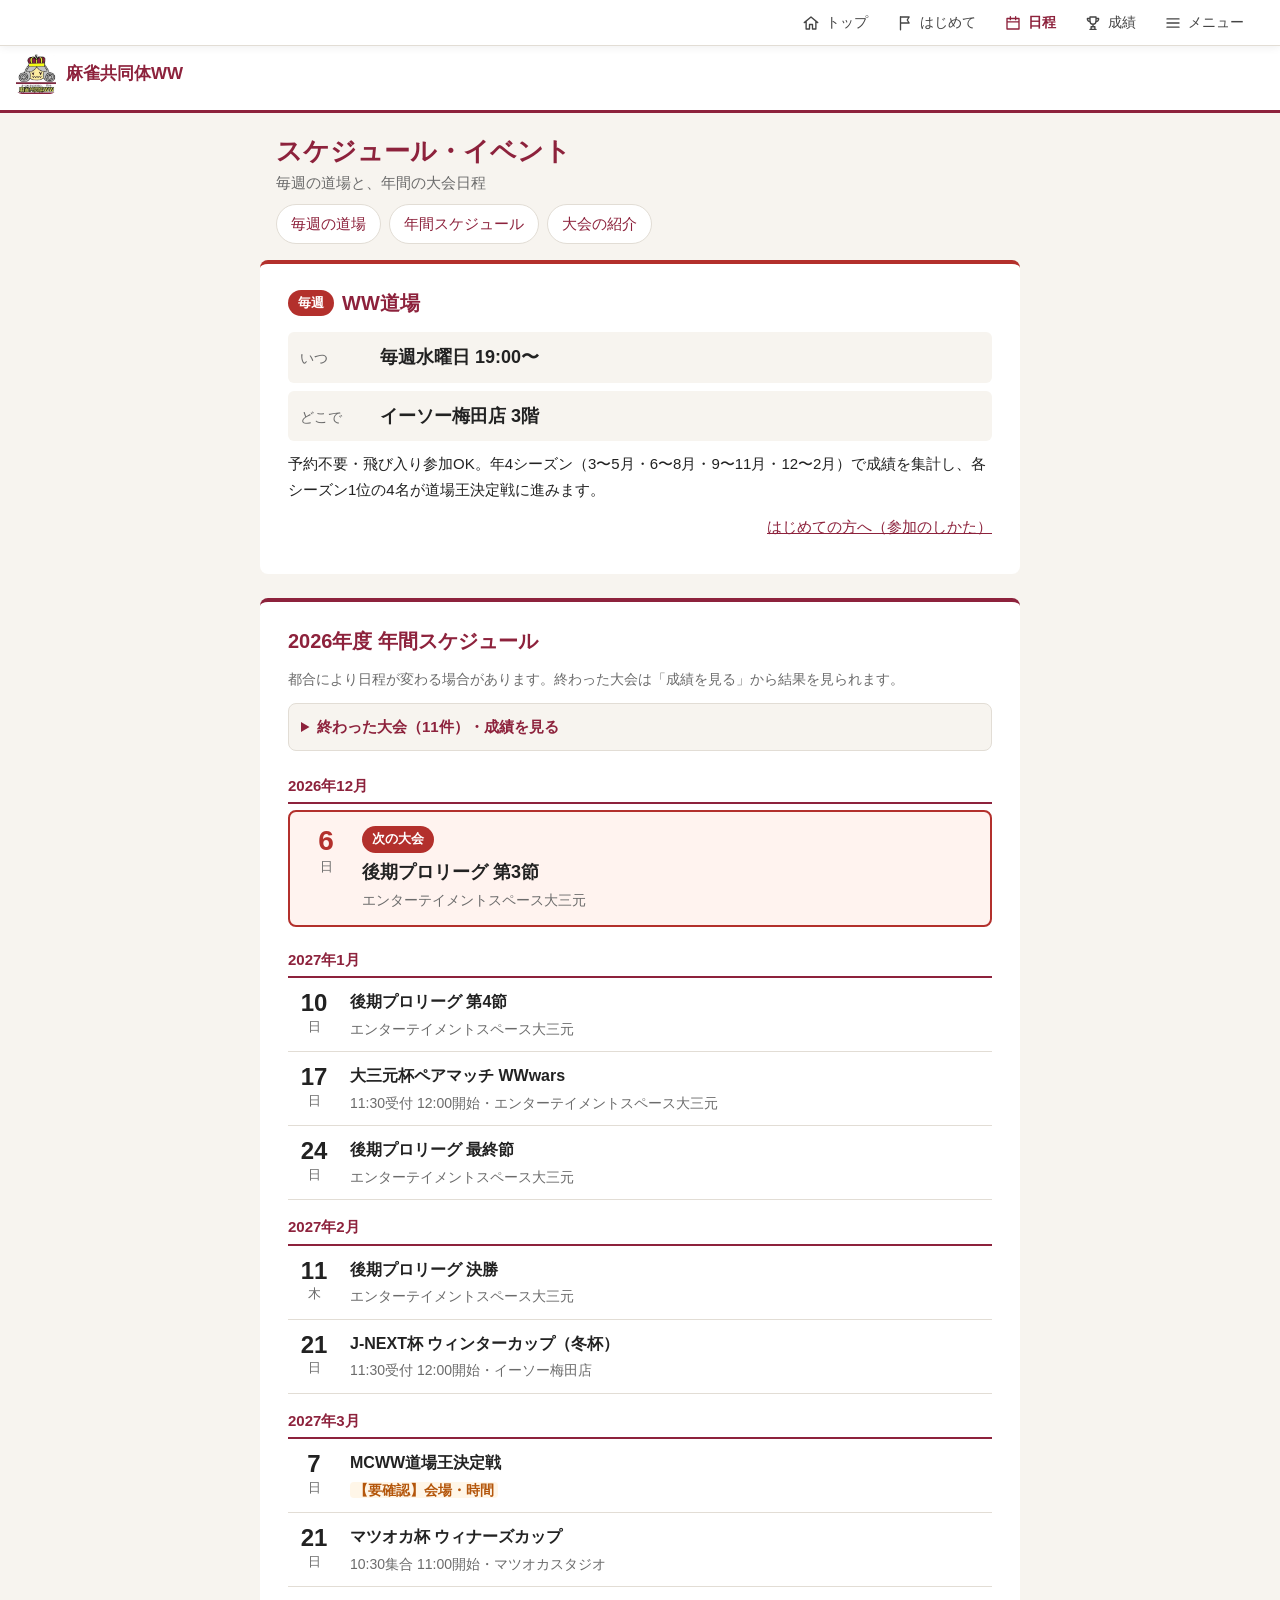
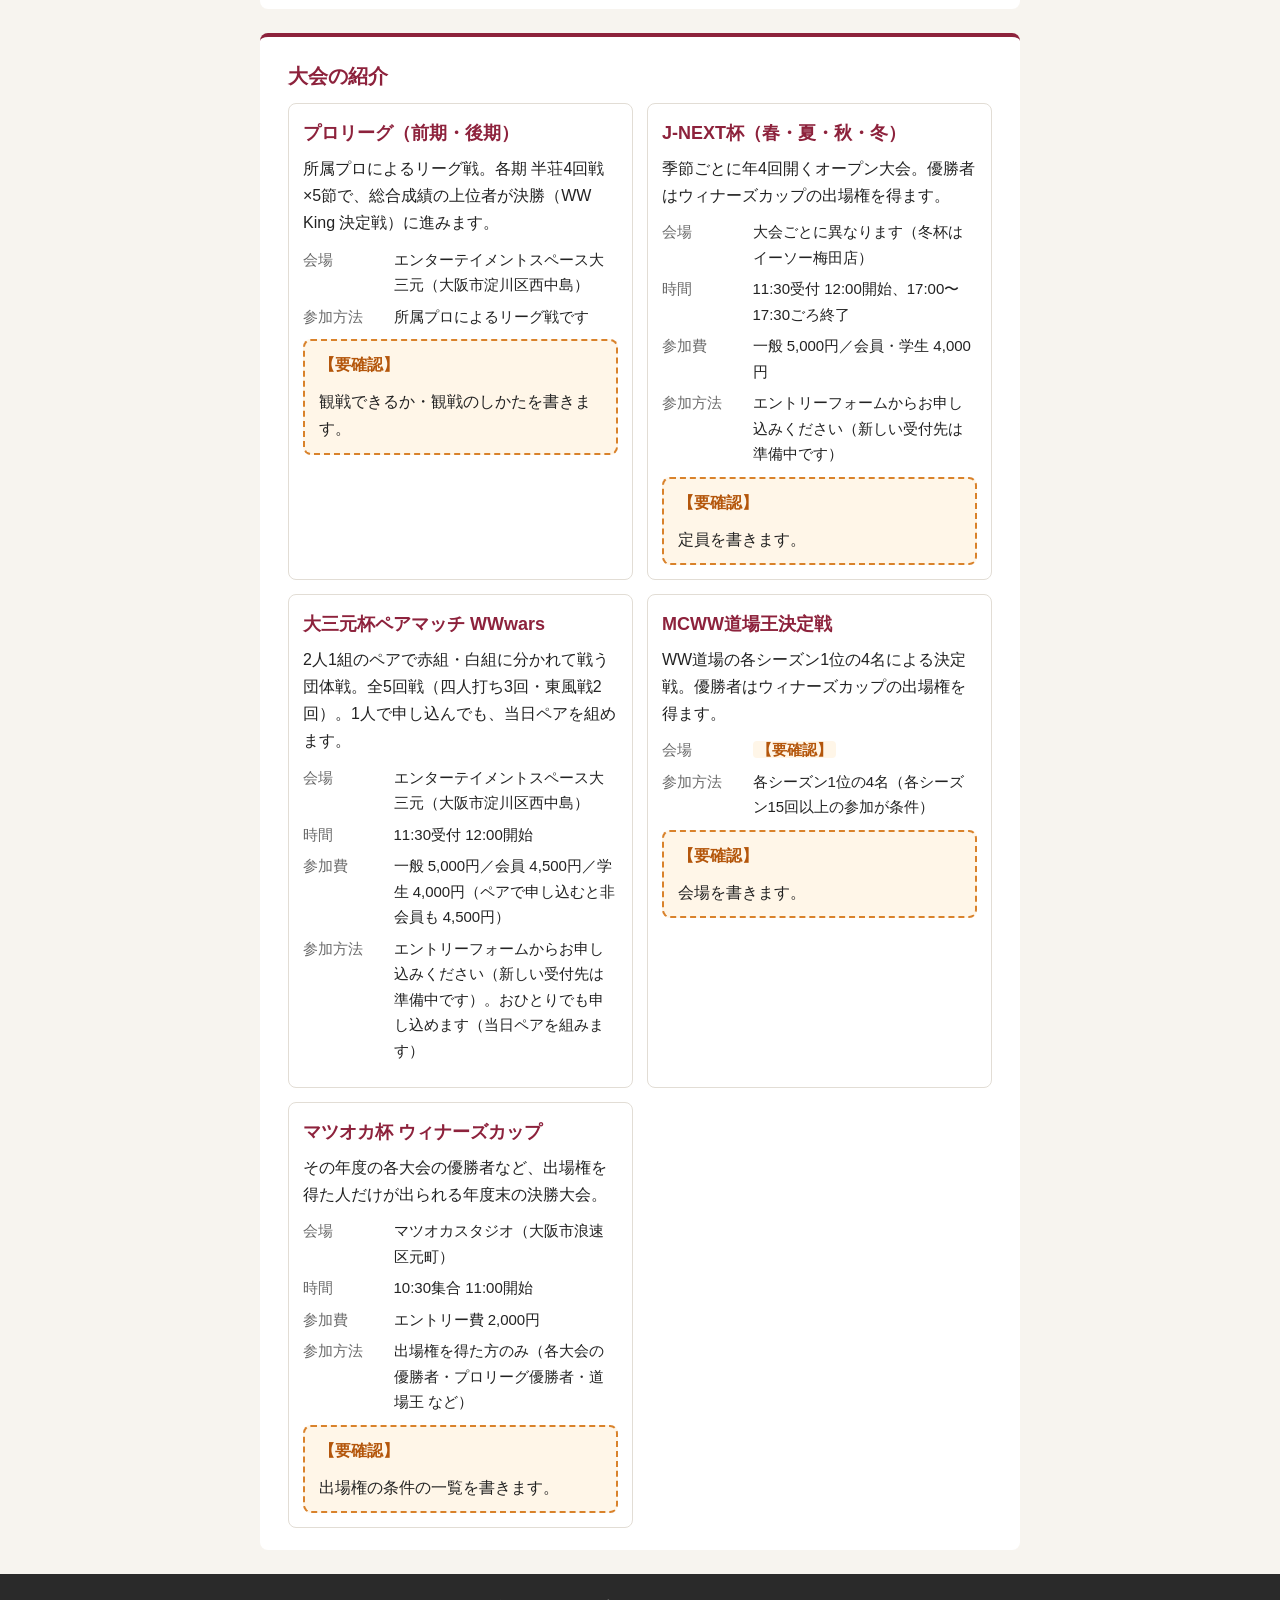
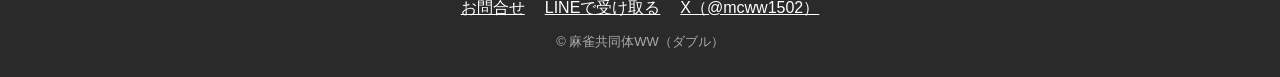
<file: schedule.html>
<!doctype html>
<html lang="ja">
<head>
<meta charset="utf-8">
<meta name="viewport" content="width=device-width, initial-scale=1">
<meta name="robots" content="noindex, nofollow"><!-- 確認用：本番公開のときに消す（更新手順書 6章） -->
<title>スケジュール・イベント｜麻雀共同体WW（ダブル）</title>
<meta name="description" content="麻雀共同体WWの年間スケジュール（プロリーグ・J-NEXT杯・WWwars・道場王決定戦・ウィナーズカップ）と毎週水曜のWW道場。">
<link rel="stylesheet" href="css/style.css">
</head>
<body>

<header class="page-header">
  <a class="page-header-logo" href="index.html">
    <img src="img/logo.webp" alt="" width="256" height="256">
    <span>麻雀共同体WW</span>
  </a>
</header>

<main id="main" class="page">
  <h1 class="page-title">スケジュール・イベント<small>毎週の道場と、年間の大会日程</small></h1>

  <nav class="toc" aria-label="このページの目次">
    <a href="#weekly">毎週の道場</a>
    <a href="#year">年間スケジュール</a>
    <a href="#events">大会の紹介</a>
  </nav>

  <!-- 毎週の枠：年間日程とは別に最上段 -->
  <section class="block weekly" id="weekly" aria-labelledby="h-weekly">
    <h2 id="h-weekly"><span class="weekly-badge">毎週</span><span id="dojo-name">WW道場</span></h2>
    <dl class="facts">
      <div><dt>いつ</dt><dd id="dojo-when">毎週水曜日 19:00〜</dd></div>
      <div><dt>どこで</dt><dd id="dojo-place">イーソー梅田店 3階</dd></div>
    </dl>
    <p id="dojo-note" class="weekly-note"></p>
    <p class="more"><a href="beginners.html">はじめての方へ（参加のしかた）</a></p>
  </section>

  <section class="block" id="year" aria-labelledby="h-year">
    <h2 id="h-year"><span id="season">2026年度</span> 年間スケジュール</h2>
    <p class="muted small">都合により日程が変わる場合があります。終わった大会は「成績を見る」から結果を見られます。</p>
    <details id="past-box" class="past-box" hidden>
      <summary>終わった大会（<span id="past-count">0</span>件）・成績を見る</summary>
      <ol id="past-list" class="sched"></ol>
    </details>
    <ol id="schedule-list" class="sched"><li class="muted">読み込み中…</li></ol>
  </section>

  <section class="block" id="events" aria-labelledby="h-events">
    <h2 id="h-events">大会の紹介</h2>
    <div id="event-list" class="events"><p class="muted">読み込み中…</p></div>
  </section>
</main>

<footer class="site-footer">
  <ul class="footer-links">
    <li><a href="contact.html">お問合せ</a></li>
    <li><a href="contact.html#line">LINEで受け取る</a></li>
    <li><a href="https://x.com/mcww1502" target="_blank" rel="noopener">X（@mcww1502）</a></li>
  </ul>
  <p class="copy">© 麻雀共同体WW（ダブル）</p>
</footer>

<nav class="bottom-nav" aria-label="ページ移動">
  <a href="index.html"><svg class="bn-icon" aria-hidden="true" viewBox="0 0 24 24" width="22" height="22"><path d="M3 11.5 12 4l9 7.5M5.5 9.5V20h4.5v-6h4v6h4.5V9.5"/></svg>トップ</a>
  <a href="beginners.html"><svg class="bn-icon" aria-hidden="true" viewBox="0 0 24 24" width="22" height="22"><path d="M6 21V3.5M6 4h11.5l-2.5 4 2.5 4H6"/></svg>はじめて</a>
  <a href="schedule.html" aria-current="page"><svg class="bn-icon" aria-hidden="true" viewBox="0 0 24 24" width="22" height="22"><path d="M4 6h16v14H4zM4 10.5h16M8.5 3.5v4M15.5 3.5v4"/></svg>日程</a>
  <a href="results.html"><svg class="bn-icon" aria-hidden="true" viewBox="0 0 24 24" width="22" height="22"><path d="M8 4h8v5.5a4 4 0 0 1-8 0zM8 6H4.5a3.5 3.5 0 0 0 3.8 4M16 6h3.5a3.5 3.5 0 0 1-3.8 4M12 13.5V17M8 20.5h8M9.5 17h5v3.5h-5z"/></svg>成績</a>
  <a href="#site-menu" id="menu-btn"><svg class="bn-icon" aria-hidden="true" viewBox="0 0 24 24" width="22" height="22"><path d="M4 6.5h16M4 12h16M4 17.5h16"/></svg>メニュー</a>
</nav>

<div id="site-menu" class="site-menu" hidden>
  <div class="site-menu-inner" role="dialog" aria-modal="true" aria-labelledby="menu-title">
    <h2 id="menu-title">メニュー</h2>
    <ul>
      <li><a href="index.html">トップ</a></li>
      <li><a href="about.html">WWとは</a></li>
      <li><a href="beginners.html">はじめての方へ</a></li>
      <li><a href="schedule.html" aria-current="page">スケジュール・イベント</a></li>
      <li><a href="results.html">成績・レポート</a></li>
      <li><a href="members.html">所属プロ・会員・ルール</a></li>
      <li><a href="contact.html">お問合せ</a></li>
      <li><a href="https://x.com/mcww1502" target="_blank" rel="noopener">X（@mcww1502）</a></li>
    </ul>
    <button type="button" id="menu-close">閉じる</button>
  </div>
</div>

<script src="js/common.js"></script>
<script src="js/schedule.js"></script>
</body>
</html>
</file>
<file: css/style.css>
/* 麻雀共同体WW ― 共通スタイル（スマホ縦を基準に作る） */
:root {
  --enji: #8d223c;          /* ロゴのえんじ（logo.png から） */
  --seiryu: #2f5a7e;        /* 青龍：落ち着いた藍 */
  --suzaku: #b3302c;        /* 朱雀：えんじと区別できる、落ち着いた赤 */
  --byakko: #ffffff;
  --genbu: #000000;
  --bg: #f7f4ef;
  --card: #ffffff;
  --text: #222222;
  --muted: #6b6b6b;
  --line: #e2ddd5;
  --focus: #e0a100;
  --nav-h: 60px;
  color-scheme: light;
}

* { box-sizing: border-box; }
html { -webkit-text-size-adjust: 100%; }
body {
  margin: 0;
  background: var(--bg);
  color: var(--text);
  font-family: "Hiragino Kaku Gothic ProN", "Hiragino Sans", "Yu Gothic UI", "Meiryo", sans-serif;
  font-size: 16px;
  line-height: 1.7;
  padding-bottom: calc(var(--nav-h) + env(safe-area-inset-bottom));
}
img { max-width: 100%; height: auto; display: block; }
a { color: var(--enji); }
a:focus-visible, button:focus-visible {
  outline: 3px solid var(--focus);
  outline-offset: 3px;
  border-radius: 6px;
}
[hidden] { display: none !important; }

/* ---------- 四神メニュー：スマホ（ロゴを上に大きく、四神は2×2） ---------- */
.shijin {
  display: grid;
  grid-template-columns: 1fr 1fr;
  grid-template-areas:
    "logo   logo"
    "seiryu suzaku"
    "byakko genbu";
  gap: 14px 12px;
  padding: 16px;
  max-width: 1000px;
  margin: 0 auto;
}
.visually-hidden {
  position: absolute; width: 1px; height: 1px; margin: -1px; padding: 0;
  overflow: hidden; clip: rect(0 0 0 0); white-space: nowrap; border: 0;
}
/* 中央のロゴ：白地のカード風ボタン（四神と同じ動き） */
.tile-logo { grid-area: logo; margin: 0 auto 4px; width: min(78vw, 340px); }
.tile-logo .tile-box { background: #fff; }
.tile-logo .tile-box img { padding: 0; }
.logo-fallback {
  display: flex; align-items: center; justify-content: center; text-align: center;
  aspect-ratio: 1; border-radius: 50%;
  background: var(--enji); color: #fff;
  font-size: clamp(28px, 9vw, 48px); line-height: 1.25; font-weight: 700;
}

.tile-seiryu { grid-area: seiryu; }
.tile-suzaku { grid-area: suzaku; }
.tile-byakko { grid-area: byakko; }
.tile-genbu  { grid-area: genbu; }

.tile {
  display: flex; flex-direction: column; align-items: stretch;
  text-decoration: none; color: var(--text);
  border-radius: 10px;
  -webkit-tap-highlight-color: transparent;
}
.tile-box {
  position: relative; display: block;
  aspect-ratio: 1;
  border-radius: 10px;
  overflow: hidden;
  box-shadow: 0 2px 6px rgba(0,0,0,.18);
  transition: transform .18s ease, box-shadow .18s ease, filter .18s ease;
}
.tile-box img { width: 100%; height: 100%; object-fit: contain; padding: 6%; }

/* 青龍・朱雀：黒地を色に置き換える（白は白のまま） */
.tile-seiryu .tile-box { background: var(--seiryu); }
.tile-suzaku .tile-box { background: var(--suzaku); }
.tile-seiryu img, .tile-suzaku img { mix-blend-mode: screen; }
/* 白虎・玄武：画像そのまま */
.tile-byakko .tile-box { background: var(--byakko); border: 1px solid var(--line); }
.tile-genbu  .tile-box { background: var(--genbu); }

.tile-fallback {
  position: absolute; inset: 0;
  display: flex; align-items: center; justify-content: center;
  font-size: clamp(30px, 11vw, 64px); font-weight: 700; letter-spacing: .05em;
  color: #fff;
}
.tile-byakko .tile-fallback { color: #111; }

.tile-label {
  display: block; text-align: center;
  margin-top: 6px;
  font-weight: 700; font-size: 15px; line-height: 1.4;
}
.tile-desc { display: inline-block; }
.tile-god {
  display: inline-block; margin-right: .4em; padding-right: .4em;
  border-right: 1px solid var(--muted);
  color: var(--muted); font-weight: 400;
}

/* 浮く・明るくなる（マウス・タップ・キーボード） */
.tile:hover .tile-box,
.tile:focus-visible .tile-box,
.tile:active .tile-box {
  transform: translateY(-4px);
  box-shadow: 0 8px 18px rgba(0,0,0,.25);
  filter: brightness(1.12);
}
.tile:focus-visible { outline: none; }
.tile:focus-visible .tile-box { outline: 3px solid var(--focus); outline-offset: 3px; }
@media (prefers-reduced-motion: reduce) {
  .tile-box { transition: none; }
  .tile:hover .tile-box, .tile:focus-visible .tile-box, .tile:active .tile-box { transform: none; }
}

/* ---------- PC・タブレット：十字の配置 ---------- */
@media (min-width: 768px) {
  .shijin {
    grid-template-columns: repeat(3, minmax(0, 236px));
    grid-template-areas:
      ".      seiryu ."
      "suzaku logo   genbu"
      ".      byakko .";
    justify-content: center;
    align-items: center;
    gap: 20px 28px;
    padding: 32px 16px;
  }
  .tile-logo { width: 100%; margin: 0; }
  .tile-label { font-size: 16px; }
  .tile-fallback { font-size: 56px; }
  .logo-fallback { font-size: 40px; }
}

/* ---------- 下の部分 ---------- */
.block {
  max-width: 760px;
  margin: 0 auto 16px;
  padding: 18px 16px;
  background: var(--card);
  border-top: 4px solid var(--enji);
}
@media (min-width: 768px) { .block { border-radius: 8px; margin-bottom: 24px; padding: 22px 28px; } }
.block h2 { margin: 0 0 10px; font-size: 20px; color: var(--enji); }
.muted { color: var(--muted); }
.more { margin: 10px 0 0; text-align: right; font-size: 15px; }

.next-event p { margin: 0; }
.next-event .ne-date { font-size: 22px; font-weight: 700; }
.next-event .ne-title { font-size: 18px; font-weight: 700; margin: 2px 0; }
.next-event .ne-place { color: var(--muted); margin: 0; }

.list { list-style: none; margin: 0; padding: 0; }
.list li { padding: 10px 0; border-bottom: 1px solid var(--line); }
.list li:last-child { border-bottom: 0; }
.list time { display: block; font-size: 13px; color: var(--muted); }
.list a { text-decoration: none; }
.list a:hover { text-decoration: underline; }

/* ---------- フッター ---------- */
.site-footer {
  background: #2a2a2a; color: #ddd;
  padding: 20px 16px 24px; text-align: center;
}
.footer-links { list-style: none; margin: 0 0 10px; padding: 0; display: flex; flex-wrap: wrap; justify-content: center; gap: 8px 20px; }
.footer-links a { color: #fff; }
.copy { margin: 0; font-size: 13px; color: #aaa; }

/* ---------- 固定メニュー（スマホ・タブレットは画面下、PCは画面上） ---------- */
.bottom-nav {
  position: fixed; left: 0; right: 0; bottom: 0; z-index: 50;
  display: grid; grid-template-columns: repeat(5, 1fr);
  height: calc(var(--nav-h) + env(safe-area-inset-bottom));
  padding-bottom: env(safe-area-inset-bottom);
  background: #fff; border-top: 1px solid var(--line);
  box-shadow: 0 -2px 8px rgba(0,0,0,.06);
}
.bottom-nav a {
  display: flex; flex-direction: column; align-items: center; justify-content: center;
  font-size: 12px; color: #444; text-decoration: none; line-height: 1.2;
}
.bottom-nav a[aria-current="page"] { color: var(--enji); font-weight: 700; }
.bn-icon {
  width: 22px; height: 22px; margin-bottom: 3px; flex: none;
  fill: none; stroke: currentColor; stroke-width: 1.8; stroke-linecap: round; stroke-linejoin: round;
}

/* PC（幅1024px以上）：画面下の固定メニューは出さず、同じ内容を画面の上部に小さく置く */
@media (min-width: 1024px) {
  :root { --nav-h: 46px; }
  body { padding-bottom: 0; padding-top: var(--nav-h); }
  html { scroll-padding-top: calc(var(--nav-h) + 8px); }   /* 目次のリンクで飛んだ先が上のメニューに隠れないように */
  .bottom-nav {
    top: 0; bottom: auto; height: var(--nav-h); padding: 0 24px;
    grid-template-columns: repeat(5, auto); justify-content: end; gap: 4px;
    border-top: 0; border-bottom: 1px solid var(--line);
    box-shadow: 0 2px 8px rgba(0,0,0,.06);
  }
  .bottom-nav a { flex-direction: row; gap: 6px; padding: 0 12px; font-size: 14px; border-radius: 6px; }
  .bottom-nav a:hover { background: var(--bg); }
  .bottom-nav .bn-icon { width: 18px; height: 18px; margin: 0; }
}

.site-menu {
  position: fixed; inset: 0; z-index: 60;
  background: rgba(0,0,0,.45);
  display: flex; align-items: flex-end;
}
.site-menu-inner {
  width: 100%; background: #fff; border-radius: 14px 14px 0 0;
  padding: 18px 16px calc(18px + env(safe-area-inset-bottom));
}
.site-menu h2 { margin: 0 0 8px; font-size: 18px; }
.site-menu ul { list-style: none; margin: 0 0 12px; padding: 0; }
.site-menu li a { display: block; padding: 12px 4px; border-bottom: 1px solid var(--line); text-decoration: none; font-size: 17px; }
.site-menu button { width: 100%; padding: 12px; font-size: 16px; border: 1px solid var(--line); background: var(--bg); border-radius: 8px; }
@media (min-width: 768px) {
  .site-menu { align-items: center; justify-content: center; }
  .site-menu-inner { max-width: 420px; border-radius: 14px; }
}

/* ---------- 下層ページ共通 ---------- */
.page-header {
  background: #fff; border-bottom: 3px solid var(--enji);
  padding: 8px 16px;
}
.page-header-logo {
  display: inline-flex; align-items: center; gap: 10px;
  text-decoration: none; color: var(--enji); font-weight: 700; font-size: 17px;
}
.page-header-logo img { width: 40px; height: 40px; border-radius: 6px; }
.page { padding-top: 4px; }
.page-title {
  max-width: 760px; margin: 18px auto 12px; padding: 0 16px;
  font-size: 26px; line-height: 1.3; color: var(--enji);
}
.page-title small { display: block; font-size: 15px; color: var(--muted); font-weight: 400; margin-top: 4px; }
.toc {
  max-width: 760px; margin: 0 auto 16px; padding: 0 16px;
  display: flex; flex-wrap: wrap; gap: 8px;
}
.toc a {
  display: inline-block; padding: 6px 14px; border-radius: 999px;
  background: #fff; border: 1px solid var(--line); text-decoration: none; font-size: 15px;
}
.block h3 { margin: 18px 0 6px; font-size: 17px; }
.block p { margin: 0 0 12px; }
.sign { text-align: right; margin-top: 16px !important; }
.sign .kana { font-size: 13px; color: var(--muted); }
[id] { scroll-margin-top: 12px; }

.wishes { margin: 0; display: grid; gap: 10px; }
.wishes > div { border-left: 4px solid var(--enji); background: var(--bg); padding: 10px 14px; border-radius: 0 6px 6px 0; }
.wishes dt { font-weight: 700; font-size: 17px; }
.w-en { display: block; font-size: 13px; letter-spacing: .12em; color: var(--enji); }
.wishes dd { margin: 4px 0 0; }

.timeline { list-style: none; margin: 0; padding: 0; }
.timeline li { position: relative; padding: 0 0 14px 20px; border-left: 2px solid var(--line); margin-left: 6px; }
.timeline li::before {
  content: ""; position: absolute; left: -7px; top: 6px;
  width: 12px; height: 12px; border-radius: 50%; background: var(--enji);
}
.tl-when { display: block; font-size: 14px; font-weight: 700; color: var(--enji); }

/* タブレット幅：ラベルを1行に収める */
@media (min-width: 768px) and (max-width: 1023px) {
  .shijin { gap: 18px 16px; }
  .tile-label { font-size: 14px; }
}

/* PC・タブレットは長いラベル、スマホは短いラベル */
.lbl-sp { display: none; }

/* スマホ幅：ラベルは「四神名（小）」と「行き先」の2段にそろえる */
@media (max-width: 767px) {
  .tile-god { display: block; margin: 0; padding: 0; border: 0; font-size: 12px; line-height: 1.3; }
  .tile-logo .tile-god { display: inline-block; margin-right: .4em; padding-right: .4em; border-right: 1px solid var(--muted); font-size: inherit; }
  .lbl-pc { display: none; }
  .lbl-sp { display: inline; }
}

/* スマホ幅（320〜767px）：PCと同じ十字の配置。列の幅は 1 : 1.8 : 1（真ん中を広くしてロゴの文字を読めるように） */
@media (min-width: 320px) and (max-width: 767px) {
  .shijin {
    grid-template-columns: minmax(0, 1fr) minmax(0, 1.8fr) minmax(0, 1fr);
    grid-template-areas:
      ".      seiryu ."
      "suzaku logo   genbu"
      ".      byakko .";
    align-items: center;
    gap: 10px 6px;
    padding: 12px 8px;
    max-width: 520px;            /* 真ん中の列が 256px を超えない（ロゴを引き伸ばさない） */
    container-type: inline-size;
  }
  /* 朱雀・玄武は、ラベルの行数が違っても図柄の上下の位置をロゴの中央にそろえる */
  .tile-suzaku, .tile-genbu { align-self: start; margin-top: calc((100cqw - 12px) / 3.8 * .4); }
  .tile-logo { width: 100%; margin: 0; }
  .tile-logo .tile-god { margin: 0; padding: 0; border: 0; color: var(--text); font-weight: 700; }
  .tile-label { margin-top: 4px; font-size: 13px; line-height: 1.35; word-break: keep-all; overflow-wrap: anywhere; }
  .tile-fallback { font-size: clamp(22px, 7vw, 40px); }
  .logo-fallback { font-size: clamp(20px, 6vw, 32px); }
}

/* ---------- はじめての方へ ---------- */
.hero { border-top-color: var(--seiryu); }
.hero h2 { color: var(--seiryu); }
.facts { margin: 12px 0 0; display: grid; gap: 8px; }
.facts > div { display: grid; grid-template-columns: 5em 1fr; align-items: baseline; background: var(--bg); border-radius: 6px; padding: 10px 12px; }
.facts dt { font-size: 14px; color: var(--muted); }
.facts dd { margin: 0; font-size: 18px; font-weight: 700; }

/* 【要確認】の枠：まだ決まっていない所を目立たせる */
.todo {
  border: 2px dashed #d9822b; background: #fff6e8; border-radius: 8px;
  padding: 10px 14px;
}
.todo p { margin: 0 0 6px; }
.todo p:last-child { margin-bottom: 0; }
.todo-mark { font-weight: 700; color: #b4560b; }
.todo-ref { font-size: 14px; color: #6b4a1e; }
.todo-inline { font-weight: 700; color: #b4560b; background: #fff6e8; padding: 0 4px; border-radius: 4px; }

.faq details { border-bottom: 1px solid var(--line); }
.faq details:first-child { border-top: 1px solid var(--line); }
.faq summary {
  cursor: pointer; list-style: none; position: relative;
  padding: 14px 32px 14px 2em; font-weight: 700; text-indent: -1.4em;
}
.faq summary::-webkit-details-marker { display: none; }
.faq summary::before { content: "Q."; color: var(--enji); margin-right: .4em; }
.faq summary::after { content: "＋"; position: absolute; right: 6px; top: 14px; text-indent: 0; color: var(--muted); }
.faq details[open] summary::after { content: "－"; }
.faq details p { margin: 0 0 14px; padding-left: 2em; }

.cta { border-top-color: #06c755; }
.cta-buttons { display: grid; gap: 10px; margin: 12px 0; }
.btn {
  display: flex; flex-direction: column; align-items: center; justify-content: center;
  min-height: 52px; padding: 8px 16px; border-radius: 10px;
  font-size: 17px; font-weight: 700; text-decoration: none; text-align: center;
}
.btn small { font-size: 12px; font-weight: 400; }
.btn-line { background: #06c755; color: #fff; }
.btn-line.is-disabled { background: #cfd8d2; color: #555; cursor: not-allowed; }
.btn-x { background: #111; color: #fff; }
.btn-x:hover { background: #333; }
.contact-line { font-size: 15px; }
@media (min-width: 768px) { .cta-buttons { grid-template-columns: 1fr 1fr; } }

/* ---------- スケジュール・イベント ---------- */
.small { font-size: 14px; }
.weekly { border-top-color: var(--suzaku); }
.weekly h2 { display: flex; align-items: center; gap: 8px; }
.weekly-badge { background: var(--suzaku); color: #fff; font-size: 13px; padding: 2px 10px; border-radius: 999px; }
.weekly-note { font-size: 15px; margin-top: 10px !important; }

.sched { list-style: none; margin: 8px 0 0; padding: 0; }
.sched-month {
  font-weight: 700; color: var(--enji); font-size: 15px;
  padding: 14px 0 4px; border-bottom: 2px solid var(--enji);
}
.sched-item { display: grid; grid-template-columns: 52px 1fr; gap: 10px; padding: 10px 0; border-bottom: 1px solid var(--line); }
.sched-day { text-align: center; line-height: 1.1; padding-top: 2px; }
.sched-d { display: block; font-size: 24px; font-weight: 700; }
.sched-w { font-size: 13px; color: var(--muted); }
.sched-title { margin: 0; font-weight: 700; }
.sched-title a { color: inherit; text-decoration: none; }
.sched-title a:hover { text-decoration: underline; }
.sched-meta { margin: 2px 0 0; font-size: 14px; color: var(--muted); }
.chip { display: inline-block; font-size: 13px; padding: 2px 10px; border-radius: 999px; margin-top: 6px; text-decoration: none; }
.chip-result { background: var(--enji); color: #fff; }
.chip-result::after { content: " →"; }
.chip-done { background: var(--line); color: var(--muted); }
.chip-next { background: var(--suzaku); color: #fff; font-weight: 700; margin: 0 0 4px; }

.is-past .sched-d, .is-past .sched-title { color: #8a8a8a; }
.is-next {
  background: #fff3ef; border: 2px solid var(--suzaku); border-radius: 8px;
  padding: 12px 10px; margin: 6px 0;
}
.is-next .sched-d { color: var(--suzaku); font-size: 28px; }
.is-next .sched-title { font-size: 18px; }

.events { display: grid; gap: 14px; }
.event { border: 1px solid var(--line); border-radius: 8px; padding: 14px; scroll-margin-top: 12px; }
.event h3 { margin: 0 0 6px; font-size: 18px; color: var(--enji); }
.event p { margin: 0 0 10px; }
.event-facts { margin: 0 0 10px; display: grid; gap: 6px; }
.event-facts > div { display: grid; grid-template-columns: 5.5em 1fr; gap: 8px; font-size: 15px; }
.event-facts dt { color: var(--muted); }
.event-facts dd { margin: 0; }
@media (min-width: 768px) { .events { grid-template-columns: 1fr 1fr; } }

.past-box { margin: 10px 0 4px; border: 1px solid var(--line); border-radius: 8px; background: var(--bg); }
.past-box summary { cursor: pointer; padding: 10px 12px; font-weight: 700; font-size: 15px; color: var(--enji); }
.past-box[open] summary { border-bottom: 1px solid var(--line); }
.past-box .sched { margin: 0; padding: 0 12px 8px; }
.sched .sched-title { margin: 0; }
.sched .sched-meta { margin: 2px 0 0; }

/* ---------- 成績・レポート ---------- */
.filters { padding-top: 14px; padding-bottom: 14px; }
.filter-label { margin: 0 0 6px; font-size: 14px; color: var(--muted); font-weight: 700; }
.filter-btns { display: flex; flex-wrap: wrap; gap: 6px; margin-bottom: 12px; }
.filter-btn {
  font: inherit; font-size: 14px; padding: 6px 12px; border-radius: 999px;
  border: 1px solid var(--line); background: #fff; color: var(--text); cursor: pointer;
  min-height: 36px;
}
.filter-btn[aria-pressed="true"] { background: var(--byakko-ink, #222); color: #fff; border-color: #222; font-weight: 700; }
.filter-row { display: flex; align-items: center; gap: 10px; margin: 0; flex-wrap: wrap; }
.filter-row .filter-label { margin: 0; }
#year-filter { font: inherit; font-size: 15px; padding: 6px 10px; border-radius: 8px; border: 1px solid var(--line); background: #fff; min-height: 36px; }
.result-count { margin-left: auto; font-size: 14px; color: var(--muted); }

.results { max-width: 760px; margin: 0 auto 16px; display: grid; gap: 16px; }
.results > .todo { margin: 0 16px; }
.result { background: var(--card); border-top: 4px solid #222; padding: 16px; scroll-margin-top: 12px; }
@media (min-width: 768px) { .result { border-radius: 8px; padding: 20px 28px; } }
.result.is-target { box-shadow: 0 0 0 3px var(--focus); }
.result h3 { margin: 4px 0 2px; font-size: 18px; line-height: 1.45; }
.result-meta { margin: 0; display: flex; flex-wrap: wrap; gap: 6px; align-items: center; }
.result-meta .chip { margin: 0; }
.chip-kind { background: #222; color: #fff; }
.chip-year { background: var(--line); color: var(--text); }
.result-date { margin: 0 0 10px; font-size: 14px; color: var(--muted); }
.result-top { margin: 0 0 12px; display: grid; gap: 6px; }
.result-top > div { display: flex; flex-wrap: wrap; gap: 4px 12px; align-items: baseline; background: var(--bg); border-radius: 6px; padding: 8px 12px; }
.result-top dt { font-size: 14px; color: var(--muted); }
.result-top dd { margin: 0; font-size: 17px; font-weight: 700; }

.table-wrap { overflow-x: auto; margin: 0 0 12px; -webkit-overflow-scrolling: touch; }
.score { border-collapse: collapse; width: 100%; font-size: 14px; white-space: nowrap; font-variant-numeric: tabular-nums; }
.score th, .score td { padding: 6px 8px; border-bottom: 1px solid var(--line); text-align: right; }
.score thead th { font-size: 12px; color: var(--muted); font-weight: 400; border-bottom: 2px solid #222; }
.score th[scope="row"] { text-align: left; font-weight: 700; }
.score thead th:nth-child(2) { text-align: left; }
.score .rank { text-align: left; color: var(--muted); }
.score .minus { color: #c0392b; }
.score .total { font-weight: 700; }
.score tbody tr:first-child { background: #fff8e1; }

.result-images { display: grid; grid-template-columns: 1fr 1fr; gap: 8px; margin: 0 0 10px; }
.result-images a:only-child { grid-column: 1 / -1; }
.result-images img { width: 100%; height: auto; border-radius: 6px; border: 1px solid var(--line); background: var(--bg); }
.result-note { font-size: 15px; margin: 0 0 8px; }
.result-links { display: flex; flex-wrap: wrap; gap: 6px 16px; margin: 0; font-size: 14px; }
.result-links a::after { content: " ↗"; }

.older-list { list-style: none; margin: 0; padding: 0; display: grid; grid-template-columns: 1fr 1fr; gap: 6px 16px; }
.older-list a { display: block; padding: 6px 0; font-size: 15px; }
.older-list a::after { content: " ↗"; }
.results > * { min-width: 0; }
.result-images a:only-child { max-width: 520px; }

/* ---------- 所属プロ・会員・ルール ---------- */
.genbu-accent { border-top-color: #000; }
.todo-block { display: block; padding: 6px 10px; margin: 0 0 12px; }
.rule { border: 1px solid var(--line); border-radius: 8px; margin: 10px 0; background: #fff; }
.rule summary {
  cursor: pointer; padding: 12px 40px 12px 14px; font-weight: 700; font-size: 17px; position: relative;
  list-style: none;
}
.rule summary::-webkit-details-marker { display: none; }
.rule summary::after { content: "＋"; position: absolute; right: 14px; top: 12px; color: var(--muted); }
.rule[open] summary::after { content: "－"; }
.rule[open] summary { border-bottom: 1px solid var(--line); color: var(--enji); }
.rule-body { padding: 4px 14px 14px; }
.rule-text h4 { margin: 18px 0 6px; font-size: 16px; color: var(--enji); border-left: 4px solid var(--enji); padding-left: 8px; }
.rule-text h5 { margin: 14px 0 4px; font-size: 15px; }
.rule-text p { margin: 0 0 10px; line-height: 1.85; overflow-wrap: anywhere; }
.rule-text ul { padding-left: 1.2em; margin: 0 0 10px; }
.rule-text li { margin: 0 0 6px; }
.rule-diff { color: #c0392b; font-style: normal; }
.rule-same { font-size: 15px; color: var(--muted); }
.tile-img { display: inline-block; width: 20px; height: auto; vertical-align: -6px; margin: 0 1px; }
.rule-table-img { display: block; max-width: 100%; margin: 8px 0; border: 1px solid var(--line); border-radius: 6px; }

.pro-list { list-style: none; margin: 0; padding: 0; display: grid; grid-template-columns: 1fr 1fr; gap: 12px; }
@media (min-width: 768px) { .pro-list { grid-template-columns: repeat(3, 1fr); } }
.pro { border: 1px solid var(--line); border-radius: 8px; overflow: hidden; background: #fff; }
.pro-photo {
  aspect-ratio: 4 / 3; background: repeating-linear-gradient(45deg, #f1ede6, #f1ede6 8px, #ebe5dc 8px, #ebe5dc 16px);
  display: flex; align-items: center; justify-content: center; color: var(--muted); font-size: 13px;
}
.pro-photo img { width: 100%; height: 100%; object-fit: cover; }
.pro-body { padding: 8px 10px 10px; }
.pro-title { font-size: 12px; color: #fff; background: #000; border-radius: 4px; padding: 1px 6px; }
.pro-name { margin: 4px 0 0 !important; font-weight: 700; font-size: 17px; }
.pro-kana { margin: 0 !important; font-size: 12px; color: var(--muted); }

.plans { display: grid; gap: 12px; margin-bottom: 8px; }
@media (min-width: 768px) { .plans { grid-template-columns: repeat(3, 1fr); } }
.plan { border: 1px solid var(--line); border-radius: 8px; padding: 12px 14px; }
.plan h3 { margin: 0 0 6px !important; font-size: 17px; }
.plan-fee { display: block; font-size: 15px; color: var(--enji); }
.plan p { font-size: 15px; }
.plan ul { padding-left: 1.2em; margin: 0 0 8px; font-size: 15px; }
.plain-table { width: 100%; border-collapse: collapse; font-size: 14px; }
.plain-table th, .plain-table td { border-top: 1px solid var(--line); padding: 6px 4px; text-align: left; vertical-align: top; }
.plain-table th { white-space: nowrap; width: 4.5em; color: var(--muted); font-weight: 400; }
.supporters { display: grid; gap: 12px; }
@media (min-width: 768px) { .supporters { grid-template-columns: 2fr 1fr; } }
.supporters h4 { margin: 0 0 6px; font-size: 15px; color: var(--muted); }
.name-list { list-style: none; margin: 0; padding: 0; display: flex; flex-wrap: wrap; gap: 6px; }
.name-list li { background: var(--bg); border-radius: 999px; padding: 3px 10px; font-size: 14px; }
.exam-facts > div { grid-template-columns: 5.5em 1fr; }

/* ---------- お問合せ ---------- */
.page-note { max-width: 728px; margin: 0 auto 16px; }
@media (max-width: 767px) { .page-note { margin: 0 16px 16px; } }
.btn-form { background: var(--enji); color: #fff; }
.btn-form.is-disabled { background: #e3d3d6; color: #555; cursor: not-allowed; }
.notes { padding-left: 1.2em; margin: 0; }
.notes li { margin-bottom: 8px; }
.price-table { margin-bottom: 10px; font-size: 16px; }
.price-table thead th { font-size: 13px; color: var(--muted); font-weight: 400; }
.price-table td { font-weight: 700; font-size: 17px; }
</file>
